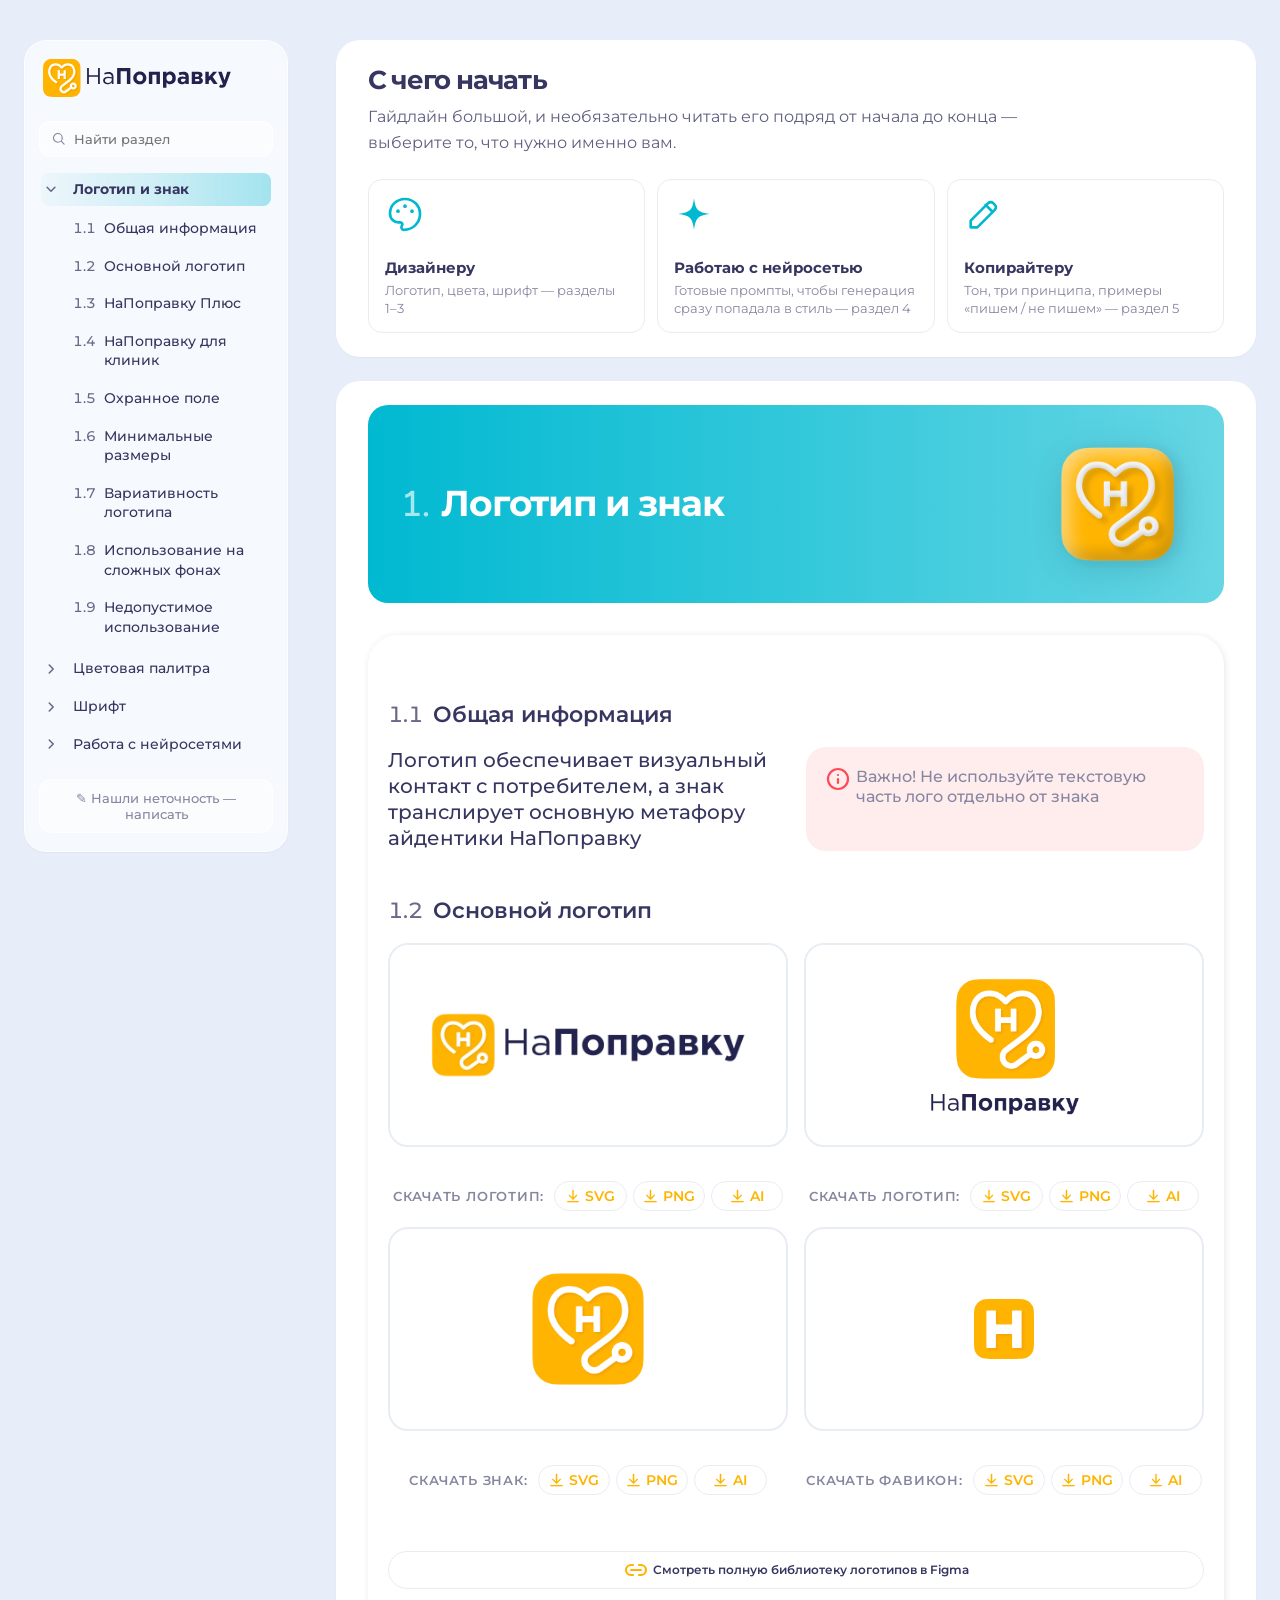
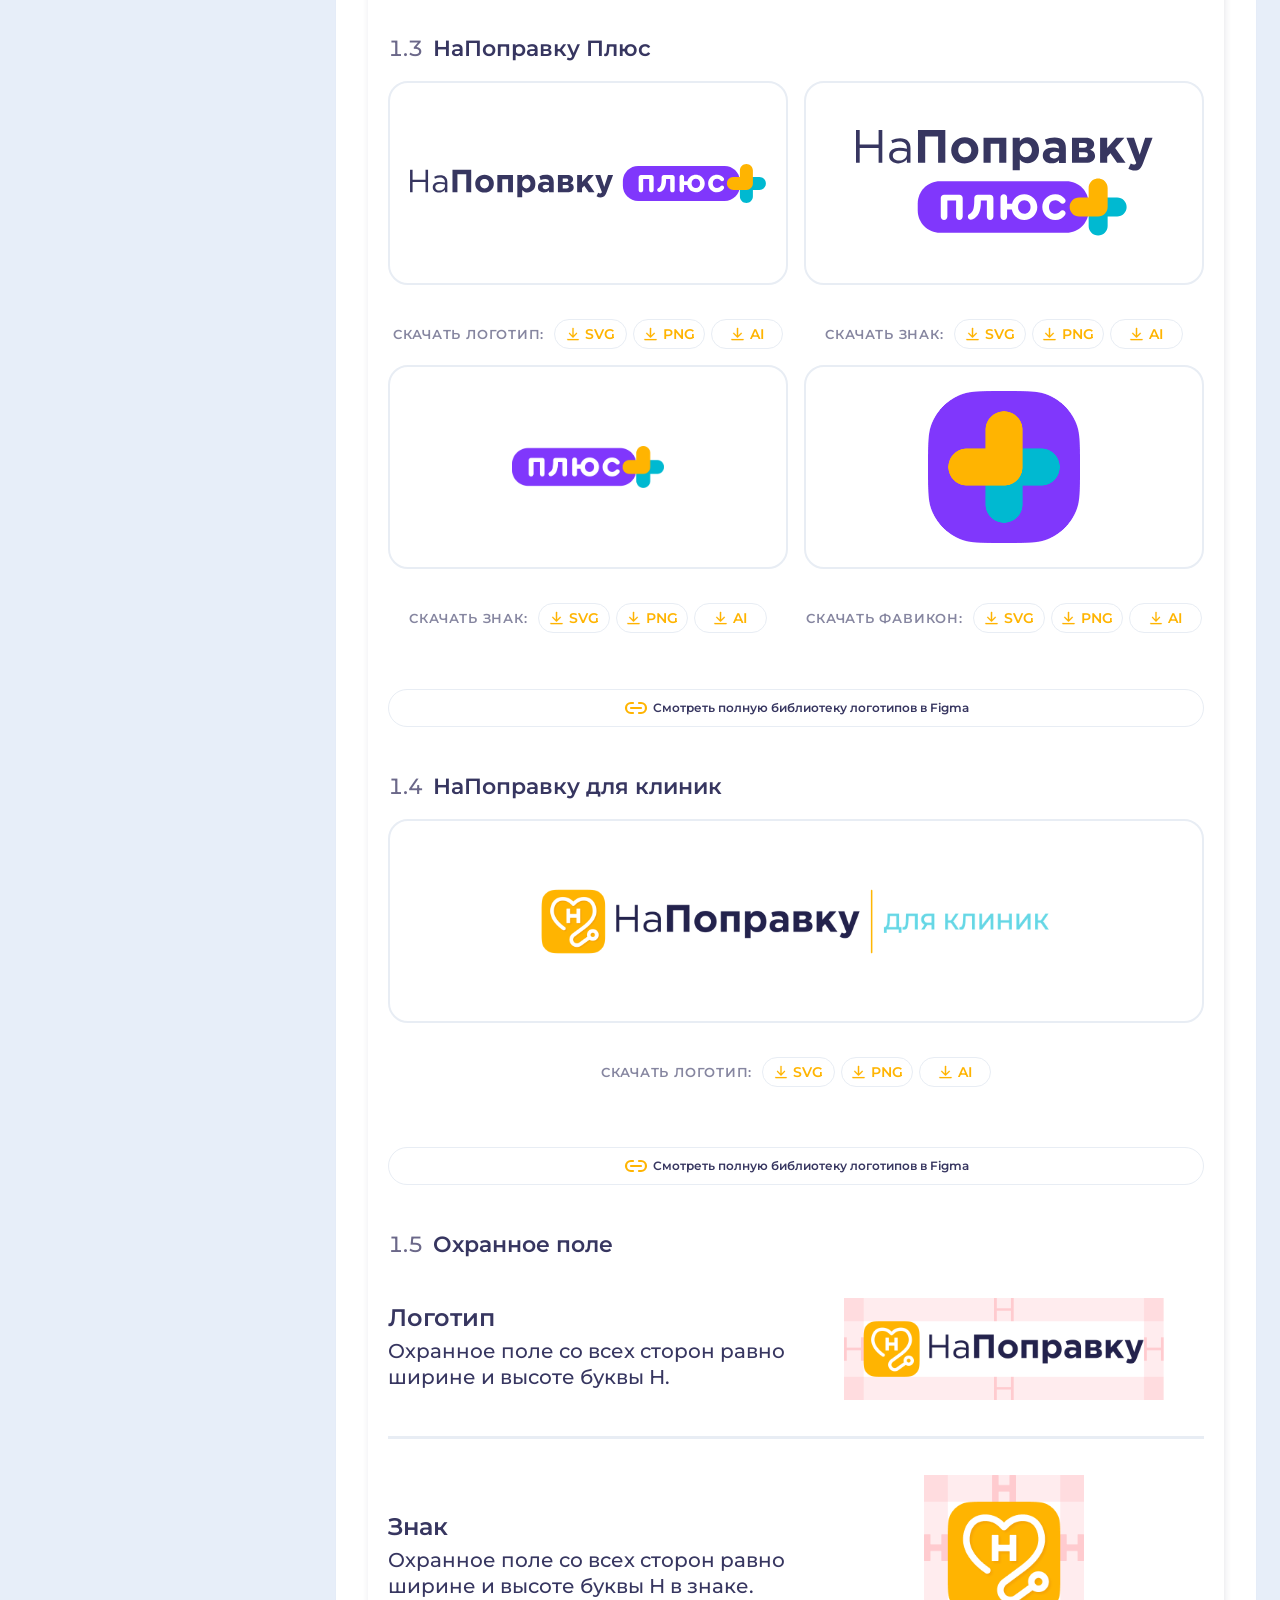
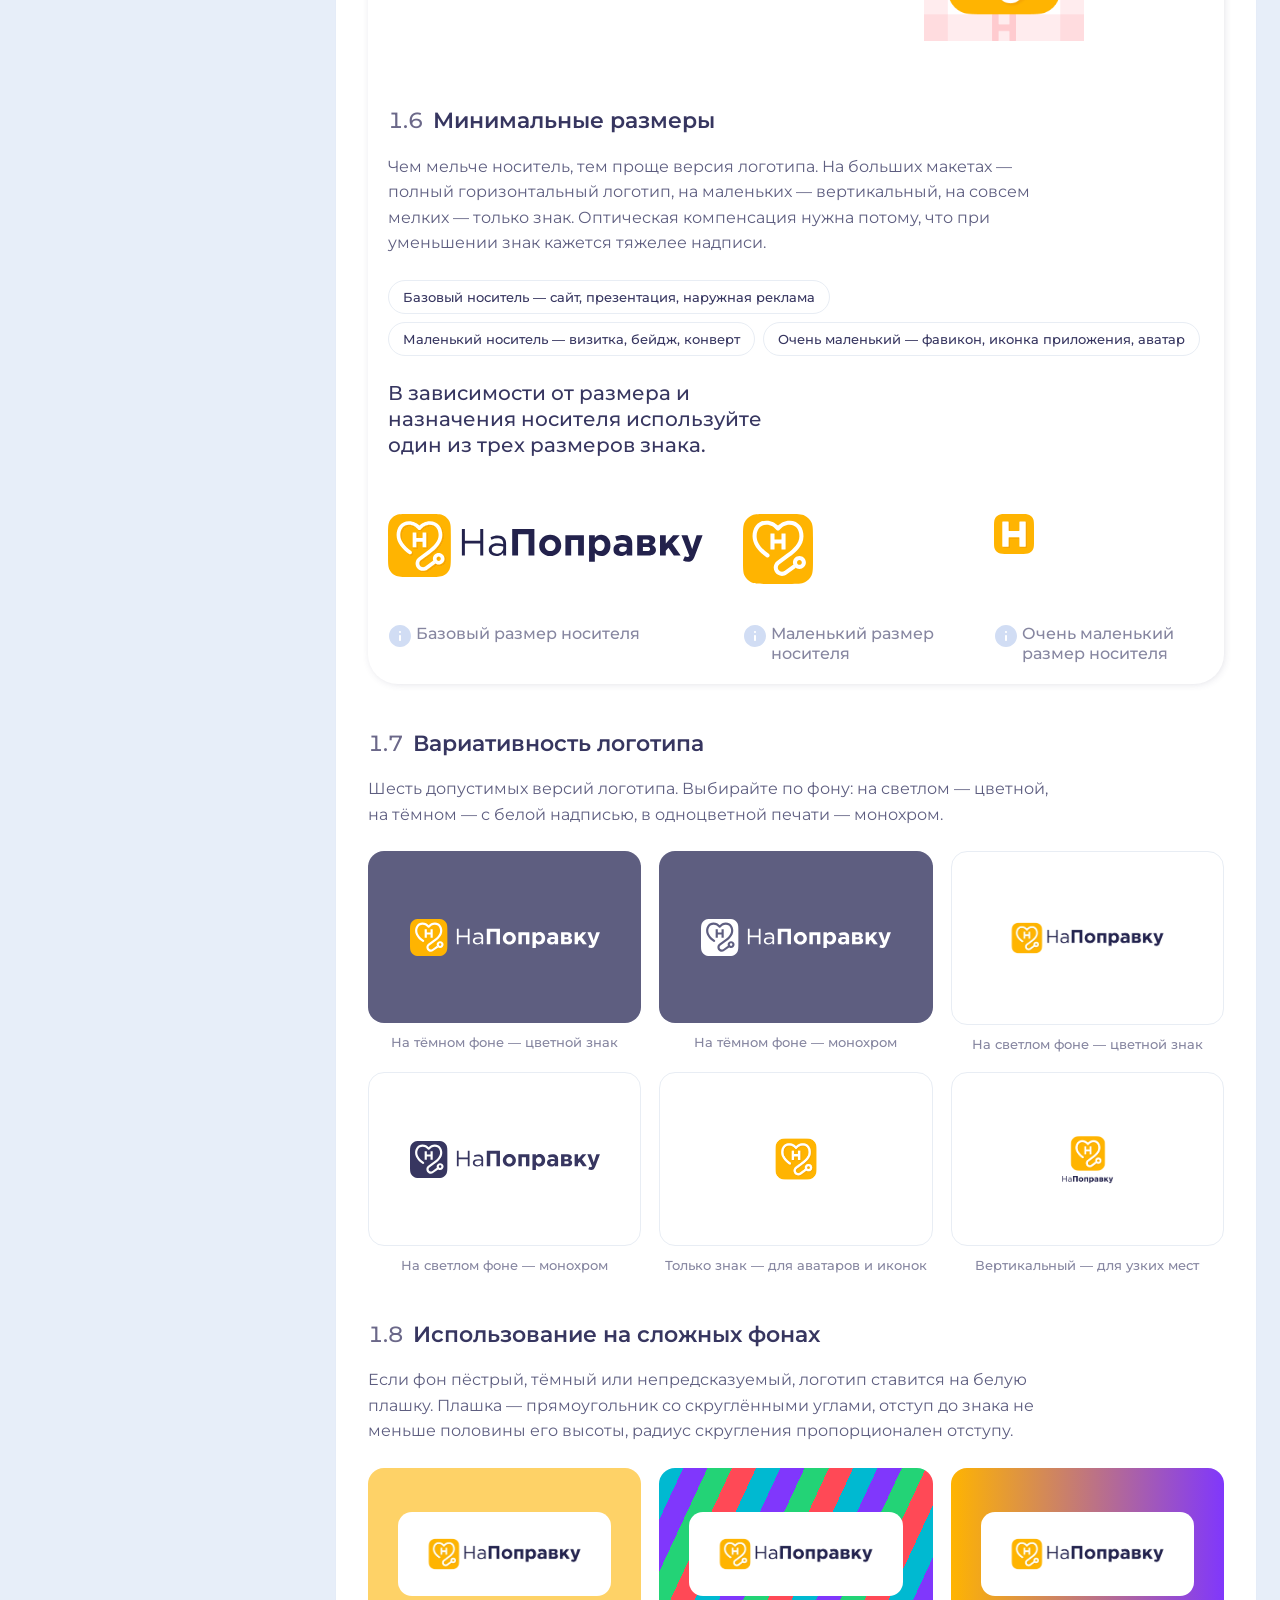
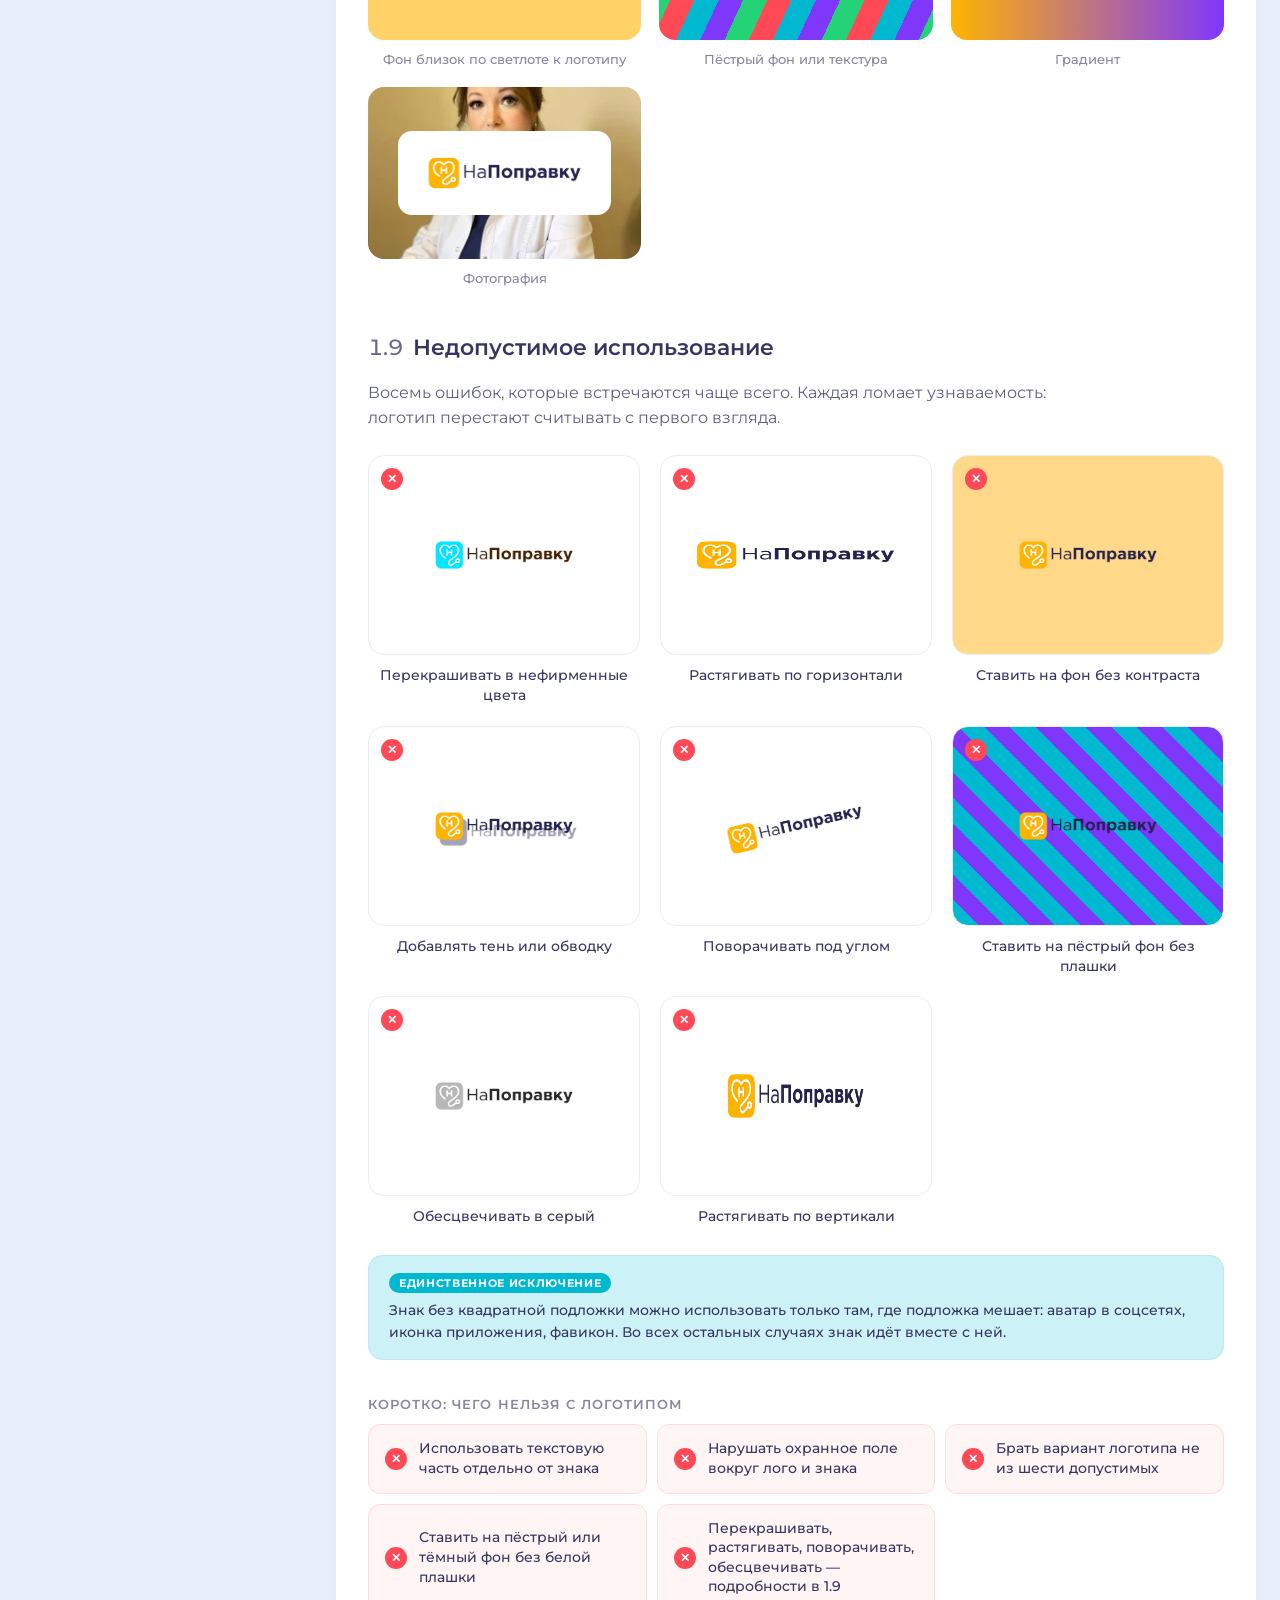
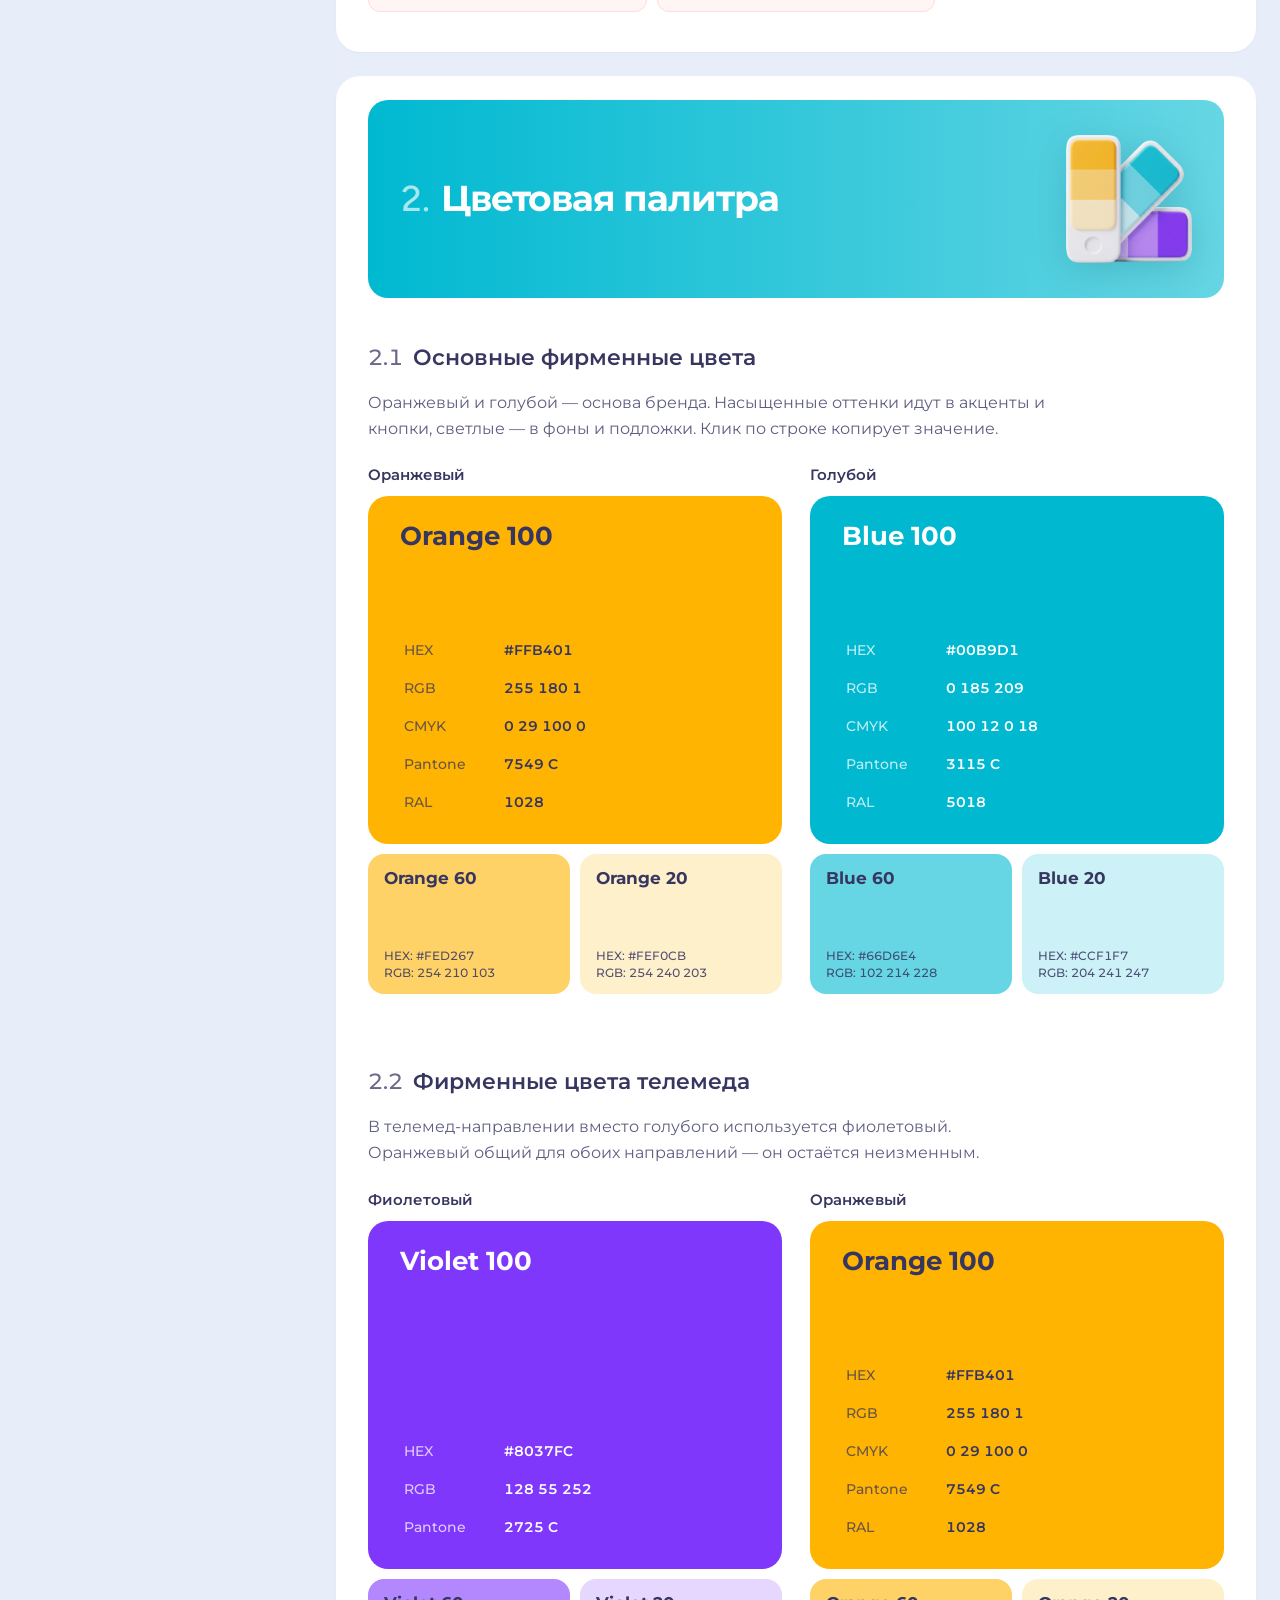
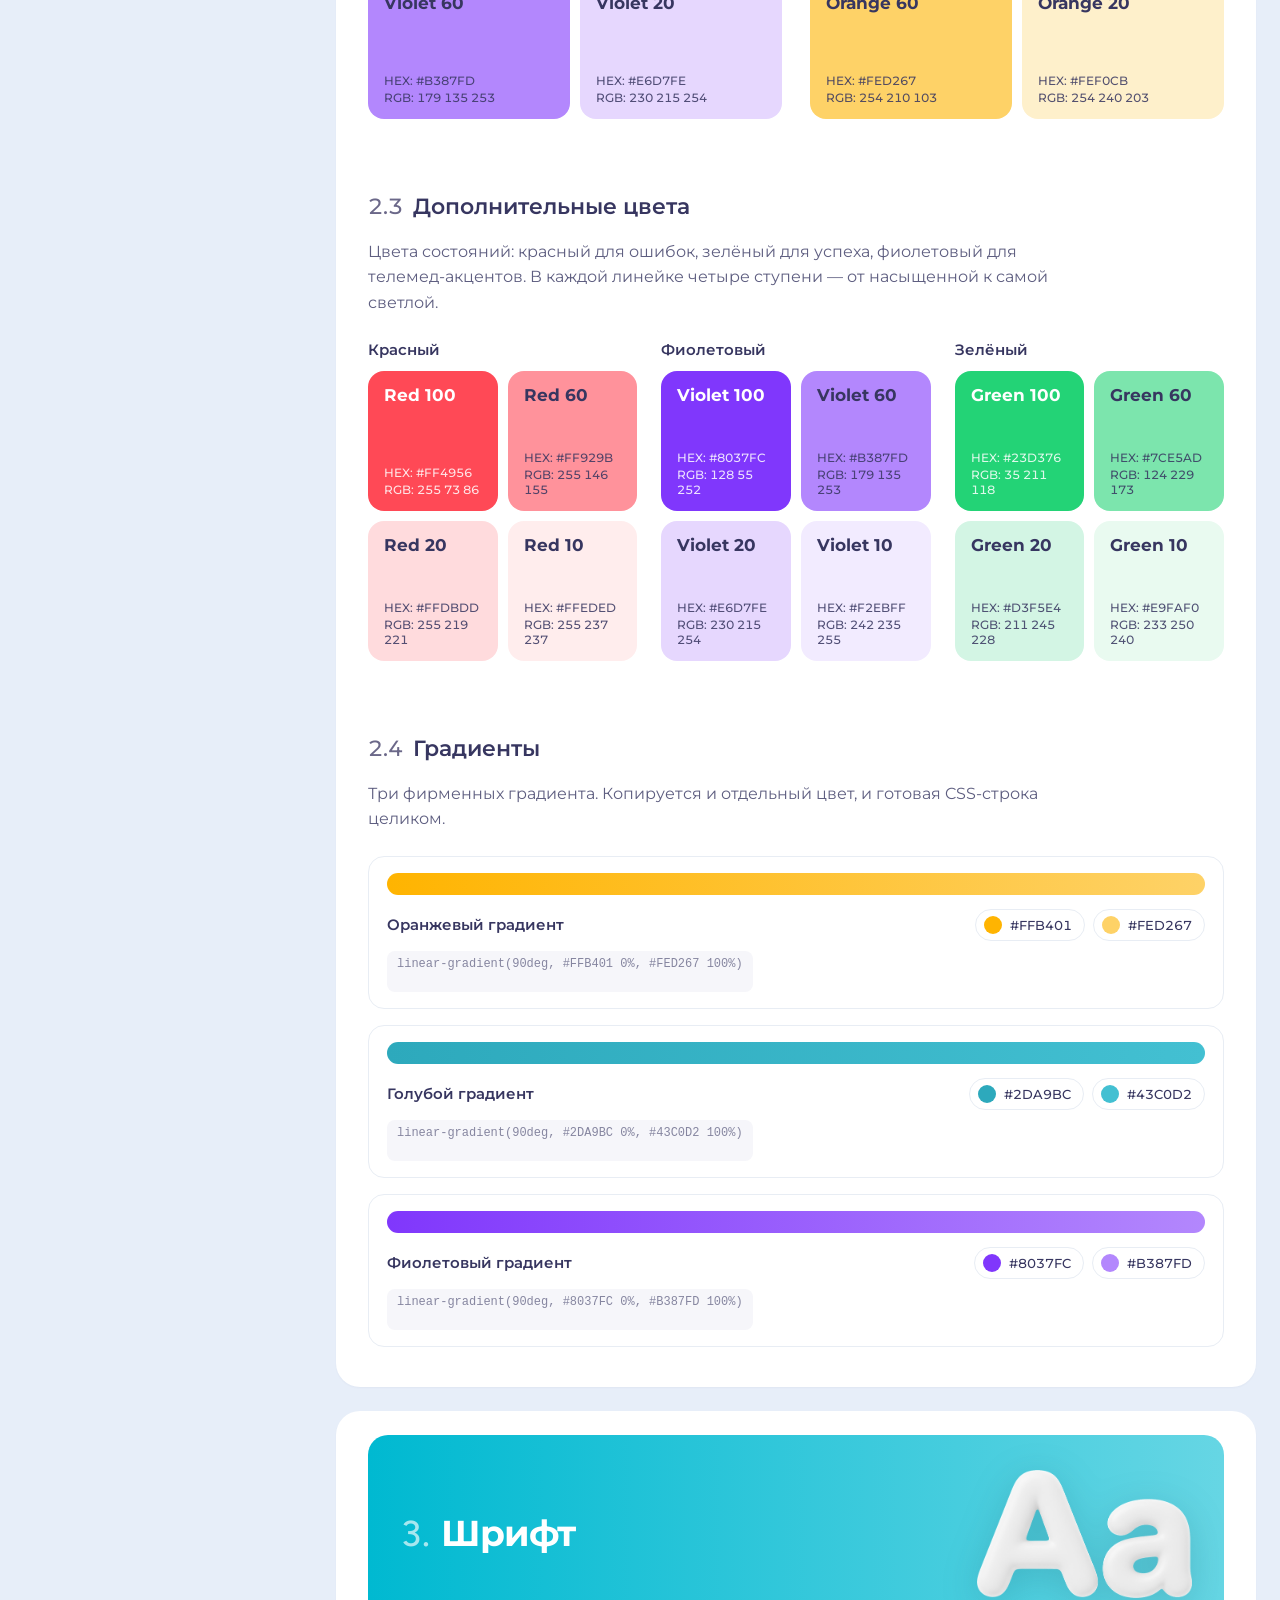
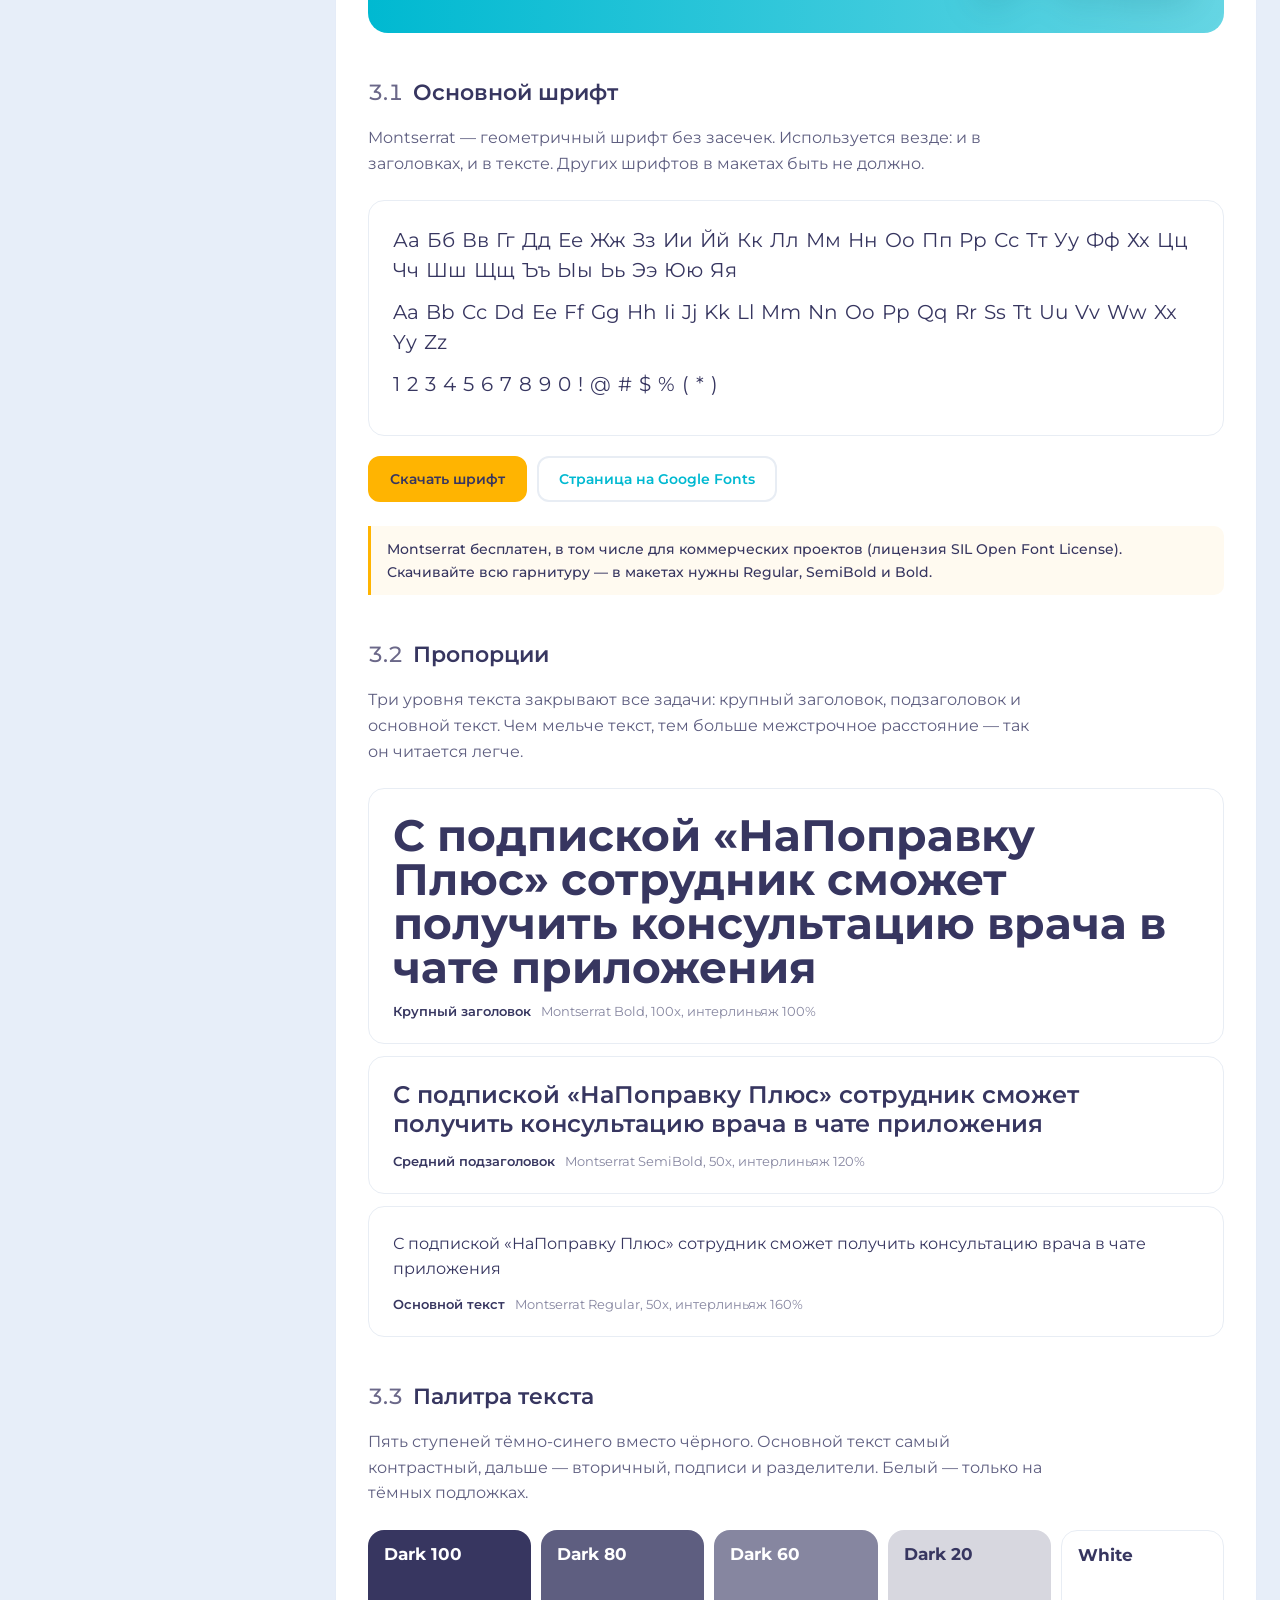
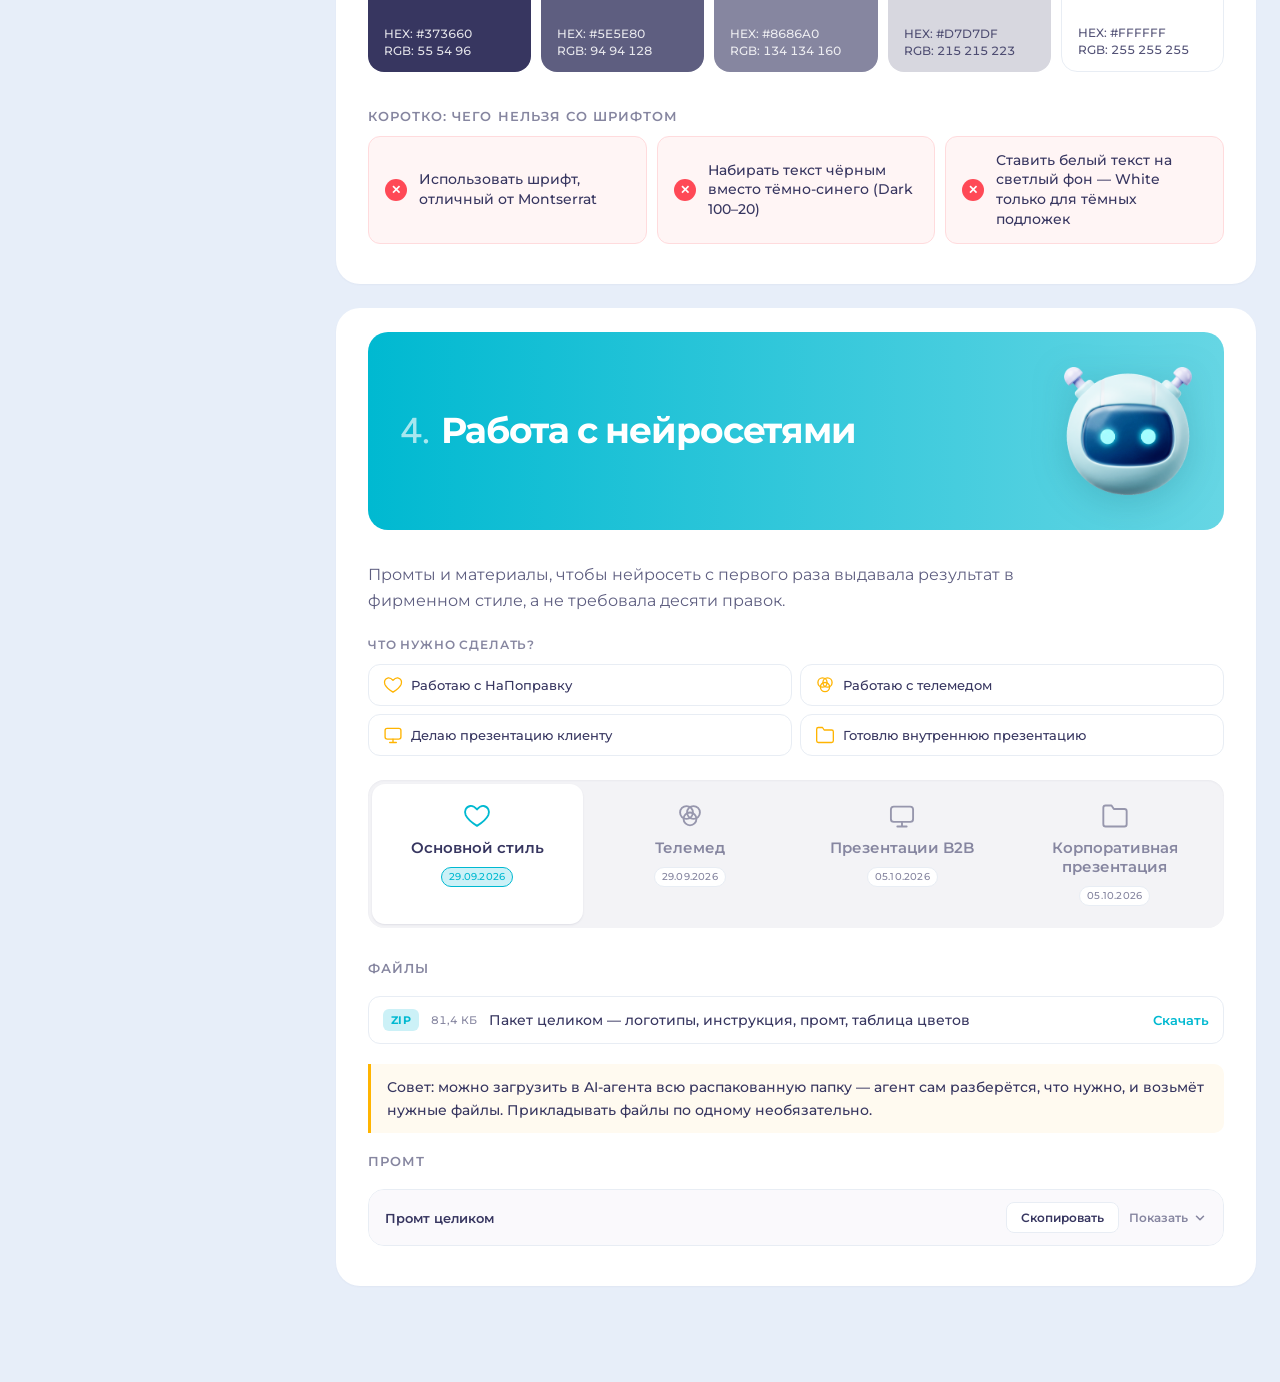
<file: index.html>
<!DOCTYPE html>

<html lang="ru">
<head>
<meta charset="utf-8"/>
<meta content="width=device-width, initial-scale=1" name="viewport"/>
<meta content="noindex, nofollow" name="robots"/>
<title>Гайдлайн НаПоправку</title>
<link href="images/favicon.svg" rel="icon"/>
<style>body{margin:0;background:#e7eef9}
/* ── Date in tab buttons ─────────────────────────────────────────────────── */
.all-2 .sg-tabs--lg button .sg-tab__date {
  display: inline-block;
  padding: 2px 7px;
  border-radius: 20px;
  background: var(--sg-canvas, #f0f2f7);
  border: 1px solid var(--sg-line, rgba(55,54,96,.12));
  font: 500 10px/1.4 Montserrat, sans-serif;
  color: var(--sg-muted);
  letter-spacing: .02em;
  margin-top: 2px;
}
.all-2 .sg-tabs--lg button.is-active .sg-tab__date {
  background: var(--sg-accent-bg, #ccf1f7);
  border-color: var(--sg-accent, #00b9d1);
  color: var(--sg-accent, #00b9d1);
}
</style>
<!-- ===== НаПоправку Плюс / style : код для HEAD ===== -->
<!-- Вставить: Настройки страницы -> Вставка кода -> HTML-код внутрь HEAD -->

<link href="css/style.css" rel="stylesheet" type="text/css"/>
<link href="https://fonts.googleapis.com" rel="preconnect"/>
<link crossorigin="anonymous" href="https://fonts.gstatic.com" rel="preconnect"/>


<script type="text/javascript">!function(o,c){var n=c.documentElement,t=" w-mod-";n.className+=t+"js",("ontouchstart"in o||o.DocumentTouch&&c instanceof DocumentTouch)&&(n.className+=t+"touch")}(window,document);</script>
<style>
.all-2 a {
-webkit-tap-highlight-color: rgba(0, 0, 0, 0);
}

/* редполитика: примеры «пишем / не пишем / почему» */
.all-2 .rp-block{display:grid;grid-template-columns:repeat(auto-fit,minmax(260px,1fr));
  align-items:start;gap:10px;margin-bottom:24px}
.all-2 .rp-card{padding:16px 18px;border-radius:14px}
.all-2 .rp-card__head{display:flex;align-items:center;gap:10px;margin-bottom:8px}
.all-2 .rp-card__mark{flex:none;width:22px;height:22px;border-radius:50%;color:#fff;
  font:700 12px/22px Montserrat,sans-serif;text-align:center}
.all-2 .rp-card__label{font:700 14px Montserrat,sans-serif;color:var(--sg-ink)}
.all-2 .rp-card__line{margin:0 0 6px;font:500 15px/1.6 Montserrat,sans-serif;color:var(--sg-ink)}
.all-2 .rp-card__line:last-child{margin-bottom:0}
.all-2 .rp-card__note{margin:8px 0 0;font:600 14px/1.5 Montserrat,sans-serif;color:var(--sg-ink)}
.all-2 .rp-card--do{background:#e9faf0}
.all-2 .rp-card--do .rp-card__mark{background:#23d376}
.all-2 .rp-card--dont{background:#ffeded}
.all-2 .rp-card--dont .rp-card__mark{background:#ff4956}
.all-2 .rp-card--why{background:#eaf3ff}
.all-2 .rp-card--why .rp-card__mark{background:#3d8bfd;font-style:italic}
.all-2 .rp-card--why .rp-card__line{color:var(--sg-ink);font-weight:400}
.all-2 .rp-card--ctx{background:#f6efff}
.all-2 .rp-card--ctx .rp-card__mark{background:#8037fc}

/* допустимый и идеальный промо-пуш */
.all-2 .rp-compare{display:flex;flex-direction:column;gap:8px}
.all-2 .rp-compare__row{display:grid;gap:6px 20px;padding:16px 18px;border-radius:14px;
  grid-template-columns:150px 190px minmax(0,1fr);align-items:start}
.all-2 .rp-compare__row--ok{background:#fef7e0}
.all-2 .rp-compare__row--best{background:#e9faf0}
.all-2 .rp-compare__name{font:700 14px Montserrat,sans-serif;color:var(--sg-ink)}
.all-2 .rp-compare__title{font:600 14px Montserrat,sans-serif;color:var(--sg-muted)}
.all-2 .rp-compare__text{font:500 15px/1.55 Montserrat,sans-serif;color:var(--sg-ink)}
@media (max-width:700px){.all-2 .rp-compare__row{grid-template-columns:1fr}}
</style>
<!-- стили гайдлайна: вынесены из блока, потому что блок T123 ограничен 100 000 байт -->
<style>
.all-2{background:#e7eef9}
.all-2 .sg-layout{--sg-copy-mask:url("data:image/svg+xml,%3Csvg%20width%3D%2226%22%20height%3D%2226%22%20viewBox%3D%220%200%2024%2024%22%20fill%3D%22none%22%20xmlns%3D%22http%3A//www.w3.org/2000/svg%22%3E%3Cpath%20fill-rule%3D%22evenodd%22%20clip-rule%3D%22evenodd%22%20d%3D%22M5.16146%207H12.8385C13.3657%206.99998%2013.8205%206.99997%2014.195%207.03057C14.5904%207.06287%2014.9836%207.13419%2015.362%207.32698C15.9265%207.6146%2016.3854%208.07354%2016.673%208.63803C16.8658%209.01641%2016.9371%209.40963%2016.9694%209.80497C17%2010.1795%2017%2010.6343%2017%2011.1614V18.8385C17%2019.3657%2017%2019.8205%2016.9694%2020.195C16.9371%2020.5904%2016.8658%2020.9836%2016.673%2021.362C16.3854%2021.9265%2015.9265%2022.3854%2015.362%2022.673C14.9836%2022.8658%2014.5904%2022.9371%2014.195%2022.9694C13.8205%2023%2013.3658%2023%2012.8386%2023H5.16148C4.63437%2023%204.17952%2023%203.80497%2022.9694C3.40963%2022.9371%203.01641%2022.8658%202.63803%2022.673C2.07354%2022.3854%201.6146%2021.9265%201.32698%2021.362C1.13419%2020.9836%201.06287%2020.5904%201.03057%2020.195C0.999965%2019.8205%200.999982%2019.3657%201%2018.8385V11.1615C0.999982%2010.6343%200.999965%2010.1796%201.03057%209.80497C1.06287%209.40963%201.13419%209.01641%201.32698%208.63803C1.6146%208.07354%202.07354%207.6146%202.63803%207.32698C3.01641%207.13419%203.40963%207.06287%203.80497%207.03057C4.17953%206.99997%204.63432%206.99998%205.16146%207Z%22%20fill%3D%22%23000%22/%3E%3Cpath%20fill-rule%3D%22evenodd%22%20clip-rule%3D%22evenodd%22%20d%3D%22M13.0001%202C13.0001%201.44772%2013.4478%201%2014.0001%201H16C16.5522%201%2017%201.44772%2017%202C17%202.55228%2016.5522%203%2016%203H14.0001C13.4478%203%2013.0001%202.55228%2013.0001%202ZM11.4999%201.98925C11.5074%202.54148%2011.0658%202.99522%2010.5136%203.0027C9.81969%203.01211%209.63945%203.06138%209.54601%203.10899C9.35785%203.20487%209.20487%203.35785%209.109%203.54601C9.06139%203.63945%209.01211%203.81968%209.00271%204.51355C8.99523%205.06578%208.54148%205.50739%207.98925%205.49991C7.43702%205.49242%206.99541%205.03868%207.00289%204.48645C7.01179%203.83022%207.04067%203.19995%207.32699%202.63803C7.61461%202.07354%208.07355%201.6146%208.63803%201.32698C9.19996%201.04067%209.83022%201.01178%2010.4865%201.00289C11.0387%200.995404%2011.4924%201.43701%2011.4999%201.98925ZM18.5001%201.98925C18.5076%201.43701%2018.9613%200.995404%2019.5136%201.00289C20.1698%201.01178%2020.8001%201.04067%2021.362%201.32698C21.9265%201.6146%2022.3854%202.07354%2022.673%202.63803C22.9593%203.19995%2022.9882%203.83021%2022.9971%204.48644C23.0046%205.03867%2022.563%205.49241%2022.0108%205.4999C21.4585%205.50738%2021.0048%205.06577%2020.9973%204.51354C20.9879%203.81968%2020.9386%203.63945%2020.891%203.54601C20.7951%203.35785%2020.6422%203.20487%2020.454%203.10899C20.3606%203.06139%2020.1803%203.01211%2019.4865%203.0027C18.9342%202.99522%2018.4926%202.54148%2018.5001%201.98925ZM22%206.99999C22.5523%206.99999%2023%207.44771%2023%207.99999V9.99999C23%2010.5523%2022.5523%2011%2022%2011C21.4477%2011%2021%2010.5523%2021%209.99999V7.99999C21%207.44771%2021.4477%206.99999%2022%206.99999ZM22.0108%2012.5001C22.563%2012.5076%2023.0046%2012.9613%2022.9971%2013.5135C22.9882%2014.1698%2022.9593%2014.8%2022.673%2015.362C22.3854%2015.9265%2021.9265%2016.3854%2021.362%2016.673C20.8001%2016.9593%2020.1698%2016.9882%2019.5136%2016.9971C18.9613%2017.0046%2018.5076%2016.563%2018.5001%2016.0108C18.4926%2015.4585%2018.9342%2015.0048%2019.4865%2014.9973C20.1803%2014.9879%2020.3606%2014.9386%2020.454%2014.891C20.6422%2014.7951%2020.7951%2014.6422%2020.891%2014.454C20.9386%2014.3606%2020.9879%2014.1803%2020.9973%2013.4864C21.0048%2012.9342%2021.4585%2012.4926%2022.0108%2012.5001Z%22%20fill%3D%22%23000%22/%3E%3C/svg%3E");--sg-ink:#373660;--sg-muted:#8686a0;--sg-lead:#5e5e80;--sg-accent:#00b9d1;--sg-accent-bg:#ccf1f7;--sg-active:#66d6e4;--sg-page:#e7eef9;
  --sg-orange:#ffb401;--sg-line:#e8edf4;--sg-hover:rgba(255,255,255,.5);--sg-num:#6b6889;--sg-canvas:#fff;--sg-sec-bg:#fff;
  display:grid;grid-template-columns:264px minmax(0,1fr);gap:48px;
  max-width:1280px;margin:0 auto;padding:40px 24px 96px;
  font-family:Montserrat,-apple-system,sans-serif;color:var(--sg-ink);align-items:start}
.all-2 .sg-nav{position:sticky;top:24px;max-height:calc(100vh - 48px);overflow-y:auto;
  padding:18px 14px;background:rgba(255,255,255,.62);border:1px solid rgba(255,255,255,.6);
  border-radius:22px;box-shadow:0 1px 2px rgba(55,54,96,.04);
  backdrop-filter:blur(14px);-webkit-backdrop-filter:blur(14px);scrollbar-width:thin}
.all-2 .sg-nav__logo{display:block;margin:0 4px 24px}
.all-2 .sg-nav__filter{width:100%;box-sizing:border-box;margin-bottom:14px;padding:9px 12px 9px 34px;
  font:500 13px Montserrat,sans-serif;color:var(--sg-ink);
  border:1px solid rgba(255,255,255,.7);border-radius:11px;background-color:rgba(255,255,255,.5);outline:none;
  background-image:url("data:image/svg+xml,%3Csvg xmlns='http://www.w3.org/2000/svg' viewBox='0 0 24 24' fill='none' stroke='%238686a0' stroke-width='1.8' stroke-linecap='round' stroke-linejoin='round'%3E%3Ccircle cx='11' cy='11' r='7'/%3E%3Cpath d='m21 21-4.3-4.3'/%3E%3C/svg%3E");
  background-repeat:no-repeat;background-position:11px center;background-size:15px}
.all-2 .sg-nav__filter:focus{border-color:var(--sg-accent);background:#fff;box-shadow:0 0 0 3px var(--sg-accent-bg)}

.all-2 .sg-nav__list{list-style:none;margin:0;padding:0}
/* подпункты без отступа: иерархию держат номера и цвет */
.all-2 .sg-nav__list--2,.all-2 .sg-nav__list--3{margin:2px 0 4px;padding-left:0}
.all-2 .sg-nav__list[hidden]{display:none}

.all-2 .sg-nav__row{position:relative;display:flex;align-items:center;gap:2px;overflow:hidden;
  border:2px solid transparent;border-radius:10px;transition:background-color .15s}
.all-2 .sg-nav__row::before{content:"";position:absolute;inset:-1px;z-index:-1}
.all-2 .sg-nav__row:hover::before{background:rgba(0,185,209,.1)}
.all-2 .sg-nav__row.is-active::before{background:linear-gradient(90deg,rgba(0,185,209,.04) 0%,rgba(0,185,209,.16) 50%,rgba(0,185,209,.34) 100%)}
.all-2 .sg-nav__row.is-active .sg-nav__link{color:var(--sg-ink);font-weight:700}
.all-2 .sg-nav__row.is-active .sg-nav__num{color:var(--sg-accent)}
.all-2 .sg-nav__toggle{flex:none;width:20px;height:20px;padding:0;border:0;border-radius:6px;
  background:none;color:var(--sg-num);cursor:pointer;display:grid;place-items:center}
.all-2 .sg-nav__toggle svg{transition:transform .18s ease}
.all-2 .sg-nav__toggle[aria-expanded="true"] svg{transform:rotate(90deg)}
.all-2 .sg-nav__toggle:hover{color:var(--sg-ink)}
.all-2 .sg-nav__toggle--empty{cursor:default;background:none}
.all-2 .sg-nav__toggle:focus-visible{outline:2px solid var(--sg-accent);outline-offset:1px}

.all-2 a.sg-nav__link,
.all-2 a.sg-nav__link:link,
.all-2 a.sg-nav__link:visited,
.all-2 a.sg-nav__link:hover,
.all-2 a.sg-nav__link:active{flex:1 1 auto;display:flex;gap:8px;align-items:baseline;min-width:0;
  padding:7px 10px;border:0;border-radius:10px;background:transparent;
  text-decoration:none;color:var(--sg-ink)}
.all-2 a.sg-nav__link--1,
.all-2 a.sg-nav__link--1:link,
.all-2 a.sg-nav__link--1:visited,
.all-2 a.sg-nav__link--1:hover,
.all-2 a.sg-nav__link--1:active{color:var(--sg-ink)}
/* одно начертание на всех уровнях: иерархию держат отступы, линии и цвет */
.all-2 .sg-nav__link--1,
.all-2 .sg-nav__link--2,
.all-2 .sg-nav__link--3{font:500 14px/1.4 Montserrat,sans-serif}


.all-2 .sg-nav__link:focus-visible{outline:2px solid var(--sg-accent);outline-offset:2px}

.all-2 .sg-nav__link--1{align-items:center}
.all-2 .sg-nav__num{flex:none;font-variant-numeric:tabular-nums;color:var(--sg-num);font-weight:500}
.all-2 .sg-nav__link--1 .sg-nav__num{color:var(--sg-orange)}

.all-2 .sg-nav__text{min-width:0}
.all-2 .sg-nav__item[hidden]{display:none}
.all-2 .sg-nav__empty{padding:8px 10px;font:400 13px Montserrat,sans-serif;color:var(--sg-muted)}
/* постоянная ссылка обратной связи под меню — на текущий момент указывает на общий адрес,
   при необходимости заменить на реальный чат/почту команды бренда */
.all-2 a.sg-nav__feedback,.all-2 a.sg-nav__feedback:link,.all-2 a.sg-nav__feedback:visited,
.all-2 a.sg-nav__feedback:hover,.all-2 a.sg-nav__feedback:active{display:block;margin-top:16px;
  padding:10px 12px;border:1px solid rgba(255,255,255,.7);border-radius:12px;background:rgba(255,255,255,.5);
  font:500 13px Montserrat,sans-serif;color:var(--sg-muted);text-decoration:none;text-align:center}
.all-2 a.sg-nav__feedback:hover{border-color:var(--sg-accent);background:#fff;color:var(--sg-accent)}
@media (max-width:991px){.all-2 a.sg-nav__feedback{margin-top:12px}}
/* цитата под пунктом меню — когда поиск нашёл слово в тексте раздела, а не в заголовке */
.all-2 .sg-nav__snippet{margin:-2px 0 4px 30px;padding:0 10px;font:400 11px/1.4 Montserrat,sans-serif;
  color:var(--sg-muted);overflow:hidden;text-overflow:ellipsis;white-space:nowrap}

.all-2 .sg-content{display:flex;flex-direction:column;gap:24px}
/* «с чего начать» — ролевые точки входа перед разделом 1 */
.all-2 .sg-intro{background:var(--sg-sec-bg,#fff);border-radius:24px;padding:24px 32px;box-shadow:0 1px 2px rgba(55,54,96,.04)}
.all-2 .sg-intro__title{margin:0 0 8px;font:700 26px Montserrat,sans-serif;color:var(--sg-ink)}
.all-2 .sg-intro__grid{display:grid;gap:12px;grid-template-columns:repeat(auto-fit,minmax(220px,1fr));margin-top:4px}
.all-2 a.sg-intro__card,.all-2 a.sg-intro__card:link,.all-2 a.sg-intro__card:visited,
.all-2 a.sg-intro__card:hover,.all-2 a.sg-intro__card:active{display:flex;flex-direction:column;gap:24px;
  padding:14px 16px;border:1px solid var(--sg-line);border-radius:14px;text-decoration:none;
  background:#fff;transition:border-color .15s,background-color .15s}
.all-2 a.sg-intro__card:hover{border-color:var(--sg-accent);background:var(--sg-accent-bg)}
.all-2 a.sg-intro__card svg{flex:none;color:var(--sg-accent)}
.all-2 .sg-intro__text{display:flex;flex-direction:column;gap:4px}
.all-2 a.sg-intro__card b{font:700 15px Montserrat,sans-serif;color:var(--sg-ink)}
.all-2 a.sg-intro__card span{font:400 13px/1.4 Montserrat,sans-serif;color:var(--sg-muted)}
@media (max-width:640px){.all-2 .sg-intro{padding:16px 18px}}
.all-2 .sg-sec.sg-l1{background:var(--sg-sec-bg,#fff);border-radius:24px;padding:24px 32px 40px;
  box-shadow:0 1px 2px rgba(55,54,96,.04)}

/* плашка «Бета» в шапке раздела и в меню */
.all-2 .sg-badge{display:inline-block;vertical-align:middle;margin-left:12px;padding:5px 12px;
  border-radius:999px;background:rgba(255,255,255,.25);border:1px solid rgba(255,255,255,.55);
  color:#fff;font:600 13px/1 Montserrat,sans-serif;letter-spacing:.04em;text-transform:uppercase}
.all-2 .sg-nav__badge{margin-left:auto;padding:3px 9px;border-radius:999px;
  background:var(--sg-accent-bg);color:var(--sg-accent);
  font:600 11px/1.4 Montserrat,sans-serif;letter-spacing:.04em;text-transform:uppercase}
.all-2 .sg-cover{display:flex;align-items:center;justify-content:space-between;gap:24px;
  margin:0 0 32px;padding:24px 32px;border-radius:20px;color:#fff;min-height:150px;overflow:hidden;
  background:linear-gradient(90deg,#00b9d1 0%,#66d6e4 100%)}
.all-2 .sg-cover .sg-sec__title{margin:0;color:#fff;font-size:36px}
.all-2 .sg-cover .sg-sec__num{color:rgba(255,255,255,.65)}
.all-2 .sg-cover__art{flex:none;line-height:0;align-self:stretch;display:flex;align-items:center}
.all-2 .sg-cover__img{height:128px;width:auto;object-fit:contain;
  filter:drop-shadow(0 8px 18px rgba(21,90,105,.22))}
@media (max-width:640px){
  .all-2 .sg-sec.sg-l1{padding:16px 18px 28px}
  .all-2 .sg-cover{padding:20px;min-height:0}
  .all-2 .sg-cover .sg-sec__title{font-size:24px}
  .all-2 .sg-cover__img{height:76px}
}
.all-2 .sg-sec{scroll-margin-top:24px}
.all-2 .sg-sec__title{margin:0 0 20px;font-family:Montserrat,sans-serif;color:var(--sg-ink)}
.all-2 .sg-l1>.sg-sec__title{font-size:40px;font-weight:700;letter-spacing:-.02em}
.all-2 .sg-l2>.sg-sec__title{font-size:22px;font-weight:600;margin-top:48px}
.all-2 .sg-l3>.sg-sec__title{font-size:16px;font-weight:600;margin-top:32px;
  text-transform:uppercase;letter-spacing:.08em;color:var(--sg-muted)}
.all-2 .sg-sec__num{font-variant-numeric:tabular-nums;color:var(--sg-num);font-weight:500;margin-right:4px}
.all-2 .sg-l1>.sg-sec__title .sg-sec__num{color:var(--sg-orange)}

.all-2 .sg-cpair{display:grid;gap:28px;grid-template-columns:repeat(auto-fit,minmax(380px,1fr))}
.all-2 .sg-cpair--compact{grid-template-columns:repeat(auto-fit,minmax(260px,1fr));gap:24px}
.all-2 .sg-cgroup{margin-bottom:28px}
.all-2 .sg-cgroup__name{margin:0 0 12px;font:600 15px Montserrat,sans-serif;color:var(--sg-ink)}

/* крупная карточка: каждая строка копируется отдельно */
.all-2 .sg-big{padding:24px;border-radius:20px;min-height:300px;display:flex;flex-direction:column;
  justify-content:space-between;gap:20px}
.all-2 .sg-big__name{margin:0 0 4px;padding:0 8px;font:700 26px Montserrat,sans-serif;color:inherit}
.all-2 .sg-big__rows{display:flex;flex-direction:column;gap:2px}
.all-2 .sg-big__row{display:flex;align-items:center;gap:16px;width:100%;padding:9px 12px;
  border:0;border-radius:10px;background:transparent;color:inherit;cursor:pointer;text-align:left;
  font:500 14px Montserrat,sans-serif;transition:background-color .14s}
.all-2 .sg-big__row:hover{background:rgba(255,255,255,.32)}
.all-2 .sg-big__row:focus-visible{outline:2px solid currentColor;outline-offset:-2px}
.all-2 .sg-big__key{flex:0 0 84px;opacity:.75}
.all-2 .sg-big__val{flex:1 1 auto;font-variant-numeric:tabular-nums;font-weight:600}
.all-2 .sg-big__ico{flex:none;display:grid;place-items:center;opacity:0;transition:opacity .14s}
.all-2 .sg-big__row:hover .sg-big__ico,
.all-2 .sg-big__row:focus-visible .sg-big__ico{opacity:.85}
.all-2 .sg-big__row.is-copied{background:rgba(255,255,255,.45)}
.all-2 .sg-big__row.is-copied .sg-big__ico{opacity:1}

/* отступ между палитрой и подсказкой */
.all-2 .sg-cgroup__tints+.sg-note{margin-top:28px}
.all-2 .sg-tint__rgb{font:500 12px Montserrat,sans-serif;color:inherit;opacity:.85;
  font-variant-numeric:tabular-nums}

/* примеры использования логотипа */
.all-2 .sg-samples{display:grid;gap:18px;grid-template-columns:repeat(auto-fill,minmax(260px,1fr));margin:4px 0 8px}
.all-2 .sg-sample{margin:0}
.all-2 .sg-sample__frame{display:flex;align-items:center;justify-content:center;height:132px;
  padding:20px;border-radius:16px;overflow:hidden}
.all-2 .sg-sample__plate{display:flex;align-items:center;justify-content:center;
  padding:14px 20px;border-radius:14px;background:#fff}
.all-2 .sg-sample__logo{max-width:190px;max-height:56px;object-fit:contain}
.all-2 .sg-sample__cap{margin-top:10px;font:500 13px/1.45 Montserrat,sans-serif;color:var(--sg-muted)}


/* градиенты — тонкой полосой */
.all-2 .sg-grad{margin-bottom:20px;padding:16px 18px;border:1px solid var(--sg-line);border-radius:16px;background:#fff}
.all-2 .sg-grad__strip{height:22px;border-radius:999px}
.all-2 .sg-grad__line{display:flex;flex-wrap:wrap;align-items:center;justify-content:space-between;
  gap:12px;margin-top:14px}
.all-2 .sg-grad__name{font:600 15px Montserrat,sans-serif;color:var(--sg-ink)}
.all-2 .sg-grad__stops{display:flex;gap:8px}
.all-2 .sg-grad__chip{display:inline-flex;align-items:center;gap:8px;padding:6px 12px 6px 8px;
  border:1px solid var(--sg-line);border-radius:999px;background:#fff;cursor:pointer;
  font:500 13px Montserrat,sans-serif;color:var(--sg-ink);transition:border-color .14s,background-color .14s}
.all-2 .sg-grad__chip:hover{border-color:var(--sg-accent);background:var(--sg-accent-bg)}
.all-2 .sg-grad__chip.is-copied{border-color:#23d376;background:#e9faf0}
.all-2 .sg-grad__dot{width:18px;height:18px;border-radius:50%;flex:none}
.all-2 .sg-grad__code{font-variant-numeric:tabular-nums}
.all-2 .sg-grad__css{display:inline-block;margin-top:10px;padding:6px 10px;border-radius:8px;
  background:#f6f6fa;font:400 12px ui-monospace,Menlo,monospace;color:var(--sg-muted)}

/* примеры недопустимого использования */
.all-2 .sg-donts{display:grid;gap:20px;grid-template-columns:repeat(auto-fill,minmax(260px,1fr));margin:0}
.all-2 .sg-dont{margin:0}
.all-2 .sg-dont__frame{position:relative;display:flex;align-items:center;justify-content:center;
  height:150px;padding:24px;border-radius:16px;overflow:hidden;border:1px solid var(--sg-line)}
.all-2 .sg-dont__logo{max-width:70%;max-height:70%;object-fit:contain}
.all-2 .sg-dont__mark{position:absolute;left:12px;top:12px;width:22px;height:22px;border-radius:50%;
  background:#ff4956;color:#fff;font:700 12px/22px Montserrat,sans-serif;text-align:center;z-index:2}
.all-2 .sg-dont__cap{margin-top:10px;font:500 14px/1.45 Montserrat,sans-serif;color:var(--sg-ink)}

/* плашка цвета: имя сверху крупно, коды снизу */
.all-2 .sg-tint{padding:14px 16px;border-radius:16px;min-height:112px;display:flex;
  flex-direction:column;justify-content:flex-start;gap:2px}
.all-2 .sg-tint__label{margin-bottom:6px;font:700 17px/1.2 Montserrat,sans-serif;color:inherit}
.all-2 .sg-tint__hex{margin-top:auto}

/* компактные оттенки */
.all-2 .sg-cgroup__tints{display:grid;gap:10px;margin-top:10px;
  grid-template-columns:repeat(auto-fit,minmax(140px,1fr))}
.all-2 .sg-cgroup__tints--compact{grid-template-columns:repeat(auto-fit,minmax(115px,1fr))}
.all-2 .sg-tint__hex,.all-2 .sg-tint__rgb{opacity:.85}
.all-2 .sg-tint__hex{font:500 12px Montserrat,sans-serif;color:inherit;font-variant-numeric:tabular-nums}
@media (max-width:640px){
  .all-2 .sg-cpair{grid-template-columns:1fr}
  .all-2 .sg-big{min-height:0;padding:20px}
  .all-2 .sg-big__name{font-size:22px}
  /* на узком экране длинные подписи вкладок переносятся неровно (2+1) — складываем в столбик */
  .all-2 .sg-tabs{flex-direction:column}
}

/* переключатель вкладок — когда в одном разделе несколько независимых наборов материалов */
.all-2 .sg-tabs{display:flex;flex-wrap:wrap;gap:2px;margin:4px 0 24px;padding:3px;
  background:rgba(55,54,96,.06);border-radius:14px;box-shadow:inset 0 1px 2px rgba(55,54,96,.05)}
.all-2 .sg-tabs button{flex:1 1 0;padding:9px 18px;border:0;border-radius:11px;background:none;cursor:pointer;
  font:600 14px Montserrat,sans-serif;color:var(--sg-muted);transition:background-color .15s,color .15s}
.all-2 .sg-tabs button:hover{color:var(--sg-ink)}
.all-2 .sg-tabs button.is-active{background:#fff;color:var(--sg-ink);box-shadow:0 1px 2px rgba(55,54,96,.1)}
.all-2 .sg-tabs button:focus-visible{outline:2px solid var(--sg-accent);outline-offset:2px}
/* крупный вариант — верхний уровень раздела (несколько наборов материалов целиком),
   не путать с обычным .sg-tabs — им переключают более мелкие вложенные вещи внутри набора */
.all-2 .sg-tabs--lg{padding:4px;border-radius:16px;margin:8px 0 32px}
.all-2 .sg-tabs--lg button{display:flex;flex-direction:column;align-items:center;gap:8px;
  padding:18px 22px;border-radius:13px;font-size:15px}
.all-2 .sg-tabs--lg button svg{flex:none;opacity:.85}
.all-2 .sg-tabs--lg button.is-active svg{opacity:1;color:var(--sg-accent)}
.all-2 .sg-tabpanel[hidden]{display:none}

.all-2 .sg-actions{display:flex;flex-wrap:wrap;gap:10px;margin:20px 0 16px}
.all-2 a.sg-btn,.all-2 a.sg-btn:link,.all-2 a.sg-btn:visited,
.all-2 a.sg-btn:hover,.all-2 a.sg-btn:active{display:inline-flex;align-items:center;gap:8px;
  padding:12px 20px;border-radius:12px;font:600 14px Montserrat,sans-serif;text-decoration:none;
  transition:background-color .15s,border-color .15s}
.all-2 a.sg-btn--primary,.all-2 a.sg-btn--primary:link,.all-2 a.sg-btn--primary:visited,
.all-2 a.sg-btn--primary:active{background:var(--sg-orange);color:#373660;border:2px solid var(--sg-orange)}
.all-2 a.sg-btn--primary:hover{background:#ffc83d;border-color:#ffc83d;color:#373660}
.all-2 a.sg-btn--ghost,.all-2 a.sg-btn--ghost:link,.all-2 a.sg-btn--ghost:visited,
.all-2 a.sg-btn--ghost:active{background:#fff;color:var(--sg-accent);border:2px solid var(--sg-line)}
.all-2 a.sg-btn--ghost:hover{border-color:var(--sg-accent);color:var(--sg-accent)}
.all-2 .sg-btn:focus-visible{outline:3px solid var(--sg-accent);outline-offset:2px}

.all-2 .sg-updated{display:inline-flex;align-items:center;gap:8px;margin:0 0 18px;
  padding:6px 12px 6px 10px;border:1px solid var(--sg-line);border-radius:999px;background:#fff;
  font:500 13px Montserrat,sans-serif;color:var(--sg-muted)}
.all-2 .sg-updated__dot{width:7px;height:7px;border-radius:50%;background:#23d376;flex:none}
.all-2 .sg-updated__age{color:var(--sg-num)}
.all-2 .sg-updated.is-stale{border-color:#ffe0a8;background:#fffaf0;color:var(--sg-ink)}
.all-2 .sg-updated.is-stale .sg-updated__dot{background:var(--sg-orange)}
.all-2 .sg-updated.is-stale .sg-updated__age{color:#b07d00}

.all-2 .sg-note--spaced{margin-top:28px}
.all-2 .sg-note{margin:0 0 16px;padding:12px 16px;border-left:3px solid var(--sg-orange);
  background:#fffaf0;border-radius:0 10px 10px 0;font:500 14px/1.6 Montserrat,sans-serif;color:var(--sg-ink)}
.all-2 .sg-plain{list-style:none;margin:0 0 8px;padding:0;display:flex;flex-wrap:wrap;gap:8px}
.all-2 .sg-plain li{padding:8px 14px;border:1px solid var(--sg-line);border-radius:999px;
  font:500 13px Montserrat,sans-serif;color:var(--sg-ink);background:#fff}
.all-2 .sg-rules{list-style:none;margin:0;padding:0;display:grid;gap:10px;
  grid-template-columns:repeat(auto-fill,minmax(260px,1fr))}
.all-2 .sg-rule{display:flex;align-items:center;gap:12px;padding:14px 16px;
  border:1px solid #ffdbdd;border-radius:12px;background:#fff5f5}
.all-2 .sg-rule__mark{flex:none;width:22px;height:22px;border-radius:50%;background:#ff4956;
  color:#fff;font:700 12px/22px Montserrat,sans-serif;text-align:center}
.all-2 .sg-rule__text{font:500 14px/1.4 Montserrat,sans-serif;color:var(--sg-ink)}
.all-2 .sg-callout{margin-top:20px;padding:16px 20px;border-radius:14px;
  background:var(--sg-accent-bg);border:1px solid #bde8f3}
.all-2 .sg-callout__label{display:inline-block;margin-bottom:6px;padding:3px 10px;border-radius:999px;
  background:var(--sg-accent);color:#fff;font:700 11px Montserrat,sans-serif;letter-spacing:.06em;
  text-transform:uppercase}
.all-2 .sg-callout p{margin:0;font:500 14px/1.6 Montserrat,sans-serif;color:var(--sg-ink)}

.all-2 .sg-specimen{padding:24px;border:1px solid var(--sg-line);border-radius:16px;background:#fff}
.all-2 .sg-specimen__line{margin:0 0 12px;font-family:Montserrat,sans-serif;color:var(--sg-ink);
  line-height:1.5;word-spacing:2px}
.all-2 .sg-type{padding:24px;margin-bottom:12px;border:1px solid var(--sg-line);border-radius:16px;background:#fff}
.all-2 .sg-type__sample{margin:0 0 14px;color:var(--sg-ink)}
.all-2 .sg-type__meta{display:flex;flex-wrap:wrap;gap:10px;align-items:baseline}
.all-2 .sg-type__name{font:600 13px Montserrat,sans-serif;color:var(--sg-ink)}
.all-2 .sg-type__spec{font:400 13px Montserrat,sans-serif;color:var(--sg-muted)}

.all-2 .sg-lead{margin:0 0 24px;max-width:62ch;font:400 16px/1.6 Montserrat,sans-serif;color:var(--sg-lead)}
.all-2 .sg-subhead{margin:28px 0 12px;font:600 13px Montserrat,sans-serif;color:var(--sg-muted);
  text-transform:uppercase;letter-spacing:.08em}
/* переключатель «кратко/подробно» в редполитике — прячет карточки «Почему» для быстрой сверки */
.all-2 .sg-compact-toggle{display:inline-flex;align-items:center;gap:6px;margin:16px 0 4px;
  padding:9px 16px;border:1px solid var(--sg-line);border-radius:12px;background:#fff;
  font:600 13px Montserrat,sans-serif;color:var(--sg-accent);cursor:pointer;
  transition:border-color .15s,background-color .15s}
.all-2 .sg-compact-toggle:hover{border-color:var(--sg-accent);background:var(--sg-accent-bg)}
.all-2 .sg-compact-toggle[aria-pressed="true"]{background:var(--sg-accent);color:#fff;border-color:var(--sg-accent)}
.all-2 #redpolitika.is-compact .rp-card--why{display:none}
.all-2 details.sg-prompt{border:1px solid var(--sg-line);border-radius:16px;overflow:hidden;background:#fff}
.all-2 summary.sg-prompt__head{display:flex;align-items:center;justify-content:space-between;gap:16px;
  padding:12px 16px;background:#faf9fc;cursor:pointer;list-style:none}
.all-2 summary.sg-prompt__head::-webkit-details-marker{display:none}
.all-2 details.sg-prompt[open] summary.sg-prompt__head{border-bottom:1px solid var(--sg-line)}
.all-2 .sg-prompt__label{font:600 13px Montserrat,sans-serif;color:var(--sg-ink)}
.all-2 .sg-prompt__headright{display:flex;align-items:center;gap:10px;flex:none}
.all-2 .sg-prompt__copy{padding:7px 14px;border:1px solid var(--sg-line);border-radius:8px;
  background:#fff;color:var(--sg-ink);font:600 12px Montserrat,sans-serif;cursor:pointer;
  transition:border-color .15s,color .15s}
.all-2 .sg-prompt__copy:hover{border-color:var(--sg-accent);color:var(--sg-accent)}
.all-2 .sg-prompt__copy.is-copied{border-color:#23d376;color:#23d376}
.all-2 .sg-prompt__toggle{display:inline-flex;align-items:center;gap:5px;color:var(--sg-muted);
  font:600 12px Montserrat,sans-serif}
.all-2 .sg-prompt__toggle svg{transition:transform .15s}
.all-2 details.sg-prompt[open] .sg-prompt__toggle svg{transform:rotate(180deg)}
.all-2 .sg-prompt__toggle .t-hide{display:none}
.all-2 details.sg-prompt[open] .sg-prompt__toggle .t-show{display:none}
.all-2 details.sg-prompt[open] .sg-prompt__toggle .t-hide{display:inline}
.all-2 .sg-prompt__text{margin:0;padding:16px;white-space:pre-wrap;word-break:break-word;
  font:400 14px/1.65 ui-monospace,SFMono-Regular,Menlo,monospace;color:var(--sg-ink)}
.all-2 .sg-steps{counter-reset:sg;list-style:none;margin:0 0 8px;padding:0;display:grid;
  grid-template-columns:1fr 1fr;gap:10px;align-items:start}
@media (max-width:700px){.all-2 .sg-steps{grid-template-columns:1fr}}
.all-2 .sg-steps li{counter-increment:sg;position:relative;padding:14px 18px 14px 52px;
  border:1px solid var(--sg-line);border-radius:14px;background:#fff;
  font:500 14px/1.55 Montserrat,sans-serif;color:var(--sg-ink)}
.all-2 .sg-steps li::before{content:counter(sg);position:absolute;left:16px;top:14px;
  width:24px;height:24px;border-radius:50%;background:var(--sg-accent-bg);color:var(--sg-accent);
  font:700 12px/24px Montserrat,sans-serif;text-align:center}

.all-2 .sg-docs{list-style:none;margin:0;padding:0;display:grid;gap:8px;
  grid-template-columns:repeat(auto-fit,minmax(280px,1fr))}
.all-2 .sg-doc{display:flex;align-items:center;gap:12px;padding:12px 14px;
  border:1px solid var(--sg-line);border-radius:12px;background:#fff}
.all-2 .sg-doc__ext{flex:none;padding:4px 8px;border-radius:6px;background:var(--sg-accent-bg);
  color:var(--sg-accent);font:700 11px Montserrat,sans-serif;letter-spacing:.04em}
.all-2 .sg-doc__size{flex:none;font:500 11px Montserrat,sans-serif;color:var(--sg-muted);
  font-variant-numeric:tabular-nums}
.all-2 .sg-doc__name{flex:1 1 auto;min-width:0;font:500 14px Montserrat,sans-serif;
  color:var(--sg-ink);overflow:hidden;text-overflow:ellipsis;white-space:nowrap}
.all-2 a.sg-doc__link,.all-2 a.sg-doc__link:link,.all-2 a.sg-doc__link:visited,
.all-2 a.sg-doc__link:active{flex:none;font:600 13px Montserrat,sans-serif;color:var(--sg-accent);
  text-decoration:none}
.all-2 a.sg-doc__link:hover{color:var(--sg-accent);text-decoration:underline}

.all-2 .sg-copy{position:relative;cursor:pointer}
.all-2 .sg-copy:focus-visible{outline:3px solid var(--sg-accent);outline-offset:3px}
.all-2 .sg-copy__overlay{position:absolute;inset:0;z-index:2;display:flex;flex-direction:column;
  align-items:center;justify-content:center;gap:8px;padding:12px;box-sizing:border-box;
  border-radius:inherit;text-align:center;
  background:#ccf1f7;color:#00b9d1;
  font:600 14px/1.35 Montserrat,sans-serif;
  opacity:0;transition:opacity .14s ease;pointer-events:none}
.all-2 .sg-copy.is-copied .sg-copy__overlay{background:#ccf1f7;color:#00b9d1}
.all-2 .sg-copy:hover .sg-copy__overlay,
.all-2 .sg-copy:focus-visible .sg-copy__overlay,
.all-2 .sg-copy.is-copied .sg-copy__overlay{opacity:1}
.all-2 .sg-copy__overlay svg{display:block}
/* на тач-экранах нет hover: показываем не оверлей во весь блок (он скрыл бы сам цвет),
   а маленький постоянный значок-подсказку в углу, чтобы копирование было заметно и без наведения */
@media (hover:none){
  .all-2 .sg-copy__overlay{position:absolute;inset:auto 6px 6px auto;top:auto;left:auto;
    width:auto;height:auto;flex-direction:row;gap:0;padding:6px;border-radius:8px;
    background:rgba(255,255,255,.92);color:#00b9d1;box-shadow:0 1px 4px rgba(0,0,0,.22);
    opacity:1;pointer-events:none}
  .all-2 .sg-copy__overlay svg{width:15px;height:15px}
  .all-2 .sg-copy__overlay .sg-copy__label{display:none}
  .all-2 .sg-copy.is-copied .sg-copy__overlay{background:#ccf1f7;color:#00b9d1}
}

.all-2 .sg-burger{display:none}
@media (max-width:991px){
  .all-2 .sg-layout{grid-template-columns:minmax(0,1fr);gap:0;padding:16px 16px 64px}
  .all-2 .sg-burger{display:block;width:100%;margin-bottom:12px;padding:14px 18px;
    font:600 15px Montserrat,sans-serif;color:#fff;background:var(--sg-accent);
    border:0;border-radius:12px;cursor:pointer;text-align:left}
  .all-2 .sg-nav{position:static;max-height:none;display:none;margin-bottom:24px;
    padding:16px}
  .all-2 .sg-nav.is-open{display:block}
  .all-2 .sg-nav__logo{display:none}
  .all-2 .sg-l1>.sg-sec__title{font-size:28px}
}
@media (prefers-reduced-motion:reduce){.all-2 .sg-layout *{transition:none!important}}
/* единый вертикальный ритм внутри разделов:
   расстояние задаётся между соседями, а не собственными марджинами блоков */
.all-2 .sg-sec__body > *{margin-top:0}
.all-2 .sg-sec__body > * + *{margin-top:24px}
.all-2 .sg-sec__body > .sg-subhead + *{margin-top:12px}
.all-2 .sg-sec__body > * + .sg-subhead{margin-top:36px}
.all-2 .sg-sec__body > * + .sg-callout{margin-top:28px}
.all-2 .sg-sec__body > * + section.sg-sec{margin-top:40px}
.all-2 .sg-sec__body > .sg-lead,
.all-2 .sg-sec__body > .sg-note,
.all-2 .sg-sec__body > .sg-subhead,
.all-2 .sg-sec__body > .sg-updated,
.all-2 .sg-sec__body > .sg-docs,
.all-2 .sg-sec__body > .sg-steps,
.all-2 .sg-sec__body > .sg-samples,
.all-2 .sg-sec__body > .sg-donts,
.all-2 .sg-sec__body > .sg-cpair,
.all-2 .sg-sec__body > .sg-prompt{margin-bottom:0}
.all-2 .sg-sec__body > .sg-grad{margin-bottom:0}
.all-2 .sg-sec__body > .sg-grad + .sg-grad{margin-top:16px}
.all-2 .sg-cgroup:last-child{margin-bottom:0}
.all-2 .sg-sec__body > .sg-type{margin-bottom:0}
.all-2 .sg-sec__body > .sg-type + .sg-type{margin-top:12px}
.all-2 .sg-sec__body > .sg-specimen + .sg-actions{margin-top:20px}
.all-2 .sg-sec__body > .sg-actions{margin-top:20px;margin-bottom:0}

/* редполитика: примеры «пишем / не пишем / почему» */
.all-2 .rp-block{display:grid;grid-template-columns:repeat(auto-fit,minmax(260px,1fr));
  align-items:start;gap:10px;margin-bottom:24px}
.all-2 .rp-card{padding:16px 18px;border-radius:14px}
.all-2 .rp-card__head{display:flex;align-items:center;gap:10px;margin-bottom:8px}
.all-2 .rp-card__mark{flex:none;width:22px;height:22px;border-radius:50%;color:#fff;
  font:700 12px/22px Montserrat,sans-serif;text-align:center}
.all-2 .rp-card__label{font:700 14px Montserrat,sans-serif;color:var(--sg-ink)}
.all-2 .rp-card__line{margin:0 0 6px;font:500 15px/1.6 Montserrat,sans-serif;color:var(--sg-ink)}
.all-2 .rp-card__line:last-child{margin-bottom:0}
.all-2 .rp-card__note{margin:8px 0 0;font:600 14px/1.5 Montserrat,sans-serif;color:var(--sg-ink)}
.all-2 .rp-card--do{background:#e9faf0}
.all-2 .rp-card--do .rp-card__mark{background:#23d376}
.all-2 .rp-card--dont{background:#ffeded}
.all-2 .rp-card--dont .rp-card__mark{background:#ff4956}
.all-2 .rp-card--why{background:#eaf3ff}
.all-2 .rp-card--why .rp-card__mark{background:#3d8bfd;font-style:italic}
.all-2 .rp-card--why .rp-card__line{color:var(--sg-ink);font-weight:400}
.all-2 .rp-card--ctx{background:#f6efff}
.all-2 .rp-card--ctx .rp-card__mark{background:#8037fc}

/* допустимый и идеальный промо-пуш */
.all-2 .rp-compare{display:flex;flex-direction:column;gap:8px}
.all-2 .rp-compare__row{display:grid;gap:6px 20px;padding:16px 18px;border-radius:14px;
  grid-template-columns:150px 190px minmax(0,1fr);align-items:start}
.all-2 .rp-compare__row--ok{background:#fef7e0}
.all-2 .rp-compare__row--best{background:#e9faf0}
.all-2 .rp-compare__name{font:700 14px Montserrat,sans-serif;color:var(--sg-ink)}
.all-2 .rp-compare__title{font:600 14px Montserrat,sans-serif;color:var(--sg-muted)}
.all-2 .rp-compare__text{font:500 15px/1.55 Montserrat,sans-serif;color:var(--sg-ink)}
@media (max-width:700px){.all-2 .rp-compare__row{grid-template-columns:1fr}}

/* Display headings: Figtree gives visual contrast against Montserrat body text */
.all-2 .sg-l1>.sg-sec__title,
.all-2 .sg-cover .sg-sec__title,
.all-2 .sg-intro__title {
  font-family: 'Figtree', Montserrat, -apple-system, sans-serif;
  letter-spacing: -.03em;
}
</style>
<link href="https://fonts.googleapis.com/css2?family=Montserrat:wght@400;500;600;700&family=Figtree:wght@600;700&amp;display=swap" rel="stylesheet"/>
<style id="sg-dark">
/* ═══ Dark-mode & accessibility improvements ═══ */

/* Dark-mode token overrides */


/* Light theme explicit override — cancels @media dark when user forces light */
[data-theme="light"] body { background: #e7eef9 !important; }
[data-theme="light"] .all-2 { background: #e7eef9 !important; }
[data-theme="light"] .all-2 .sg-layout {
  --sg-ink: #373660; --sg-muted: #8686a0; --sg-lead: #5e5e80;
  --sg-accent: #00b9d1; --sg-accent-bg: #ccf1f7; --sg-active: #66d6e4;
  --sg-page: #e7eef9; --sg-line: #e8edf4; --sg-hover: rgba(255,255,255,.5);
  --sg-num: #6b6889; --sg-canvas: #fff; --sg-sec-bg: #fff;
}
[data-theme="light"] .all-2 .sg-sec.sg-l1,
[data-theme="light"] .all-2 .sg-intro { background: #fff !important; box-shadow: 0 1px 2px rgba(55,54,96,.04) !important; }
[data-theme="light"] .all-2 .sg-nav { background: rgba(255,255,255,.62) !important; border-color: rgba(255,255,255,.6) !important; }
[data-theme="light"] .all-2 .sg-nav__filter { background-color: rgba(255,255,255,.5) !important; border-color: rgba(255,255,255,.7) !important; color: #373660 !important; }
[data-theme="light"] .all-2 .sg-specimen,
[data-theme="light"] .all-2 .sg-type,
[data-theme="light"] .all-2 .sg-grad,
[data-theme="light"] .all-2 .sg-doc,
[data-theme="light"] .all-2 a.sg-intro__card { background: #fff !important; border-color: #e8edf4 !important; }
[data-theme="light"] .all-2 .sg-plain li,
[data-theme="light"] .all-2 .sg-steps li,
[data-theme="light"] .all-2 .sg-updated { background: #fff !important; border-color: #e8edf4 !important; }
[data-theme="light"] .all-2 .sg-tabs { background: rgba(55,54,96,.06) !important; }
[data-theme="light"] .all-2 .sg-tabs button.is-active { background: #fff !important; box-shadow: 0 1px 2px rgba(55,54,96,.1) !important; }
[data-theme="light"] .all-2 details.sg-prompt { background: #fff !important; border-color: #e8edf4 !important; }
[data-theme="light"] .all-2 summary.sg-prompt__head { background: #faf9fc !important; }
[data-theme="light"] .all-2 .sg-prompt__copy { background: #fff !important; border-color: #e8edf4 !important; color: #373660 !important; }
[data-theme="light"] .all-2 .sg-note { background: #fffaf0 !important; }
[data-theme="light"] .all-2 .sg-callout { background: #ccf1f7 !important; border-color: #bde8f3 !important; }
[data-theme="light"] .all-2 a.sg-nav__feedback { background: rgba(255,255,255,.5) !important; border-color: rgba(255,255,255,.7) !important; }
[data-theme="light"] .all-2 a.sg-btn--ghost { background: #fff !important; border-color: #e8edf4 !important; }
[data-theme="light"] .all-2 .sg-grad__css { background: #f6f6fa !important; }
[data-theme="light"] .all-2 .sg-sample__plate { background: #fff !important; }
[data-theme="light"] .all-2 .sg-compact-toggle { background: #fff !important; border-color: #e8edf4 !important; }
[data-theme="light"] .all-2 .sg-rule { background: #fff5f5 !important; border-color: #ffdbdd !important; }
[data-theme="light"] .all-2 .rp-card--do { background: #e9faf0 !important; }
[data-theme="light"] .all-2 .rp-card--dont { background: #ffeded !important; }
[data-theme="light"] .all-2 .rp-card--why { background: #eaf3ff !important; }
[data-theme="light"] .all-2 .rp-card--ctx { background: #f6efff !important; }
[data-theme="light"] .all-2 .rp-compare__row--ok { background: #fef7e0 !important; }
[data-theme="light"] .all-2 .rp-compare__row--best { background: #e9faf0 !important; }
[data-theme="light"] .all-2 .sg-dont__frame { border-color: #e8edf4 !important; background: transparent !important; }
[data-theme="light"] .all-2 .sg-grad__chip { background: #fff !important; border-color: #e8edf4 !important; color: #373660 !important; }
[data-theme="light"] .all-2 .sg-nav__badge { background: #ccf1f7 !important; }
[data-theme="light"] .all-2 .sg-cover { background: linear-gradient(90deg,#00b9d1 0%,#66d6e4 100%) !important; }

/* Dark-mode toggle button */
.sg-theme-toggle {
  position: fixed;
  bottom: 24px;
  right: 24px;
  z-index: 100;
  width: 44px;
  height: 44px;
  border-radius: 50%;
  border: 1px solid rgba(0,0,0,.12);
  background: #fff;
  color: #373660;
  cursor: pointer;
  display: grid;
  place-items: center;
  box-shadow: 0 2px 8px rgba(55,54,96,.14);
  transition: background-color .2s, color .2s, border-color .2s;
}
.sg-theme-toggle:hover { background: var(--sg-accent-bg,#ccf1f7); border-color: var(--sg-accent,#00b9d1); }
.sg-theme-toggle:focus-visible { outline: 2px solid var(--sg-accent,#00b9d1); outline-offset: 2px; }
.sg-theme-toggle .icon-sun { display: none; }
.sg-theme-toggle .icon-moon { display: block; }
.sg-theme-toggle,
@media (prefers-color-scheme: dark) {
  .sg-theme-toggle:not([data-forced="light"]) { background: #1e2535; color: #e2e8f2; border-color: #2c3548; }
  .sg-theme-toggle:not([data-forced="light"]) .icon-sun { display: block; }
  .sg-theme-toggle:not([data-forced="light"]) .icon-moon { display: none; }
}
[data-theme="light"] .sg-theme-toggle .icon-sun { display: none !important; }
[data-theme="light"] .sg-theme-toggle .icon-moon { display: block !important; }

/* Back-to-top button */
.sg-back-top {
  position: fixed;
  bottom: 76px;
  right: 24px;
  z-index: 100;
  width: 44px;
  height: 44px;
  border-radius: 50%;
  border: 1px solid rgba(0,0,0,.12);
  background: #fff;
  color: #373660;
  cursor: pointer;
  display: grid;
  place-items: center;
  box-shadow: 0 2px 8px rgba(55,54,96,.14);
  opacity: 0;
  pointer-events: none;
  transform: translateY(8px);
  transition: opacity .2s, transform .2s, background-color .2s, color .2s;
}
.sg-back-top.is-visible { opacity: 1; pointer-events: auto; transform: none; }
.sg-back-top:hover { background: var(--sg-accent-bg,#ccf1f7); border-color: var(--sg-accent,#00b9d1); }
.sg-back-top:focus-visible { outline: 2px solid var(--sg-accent,#00b9d1); outline-offset: 2px; }
@media (prefers-color-scheme: dark) {
  .sg-back-top { background: #1e2535; color: #e2e8f2; border-color: #2c3548; }
}
[data-theme="light"] .sg-back-top { background: #fff !important; color: #373660 !important; border-color: rgba(0,0,0,.12) !important; }
[data-theme="light"] .sg-theme-toggle { background: #fff !important; color: #373660 !important; border-color: rgba(0,0,0,.12) !important; }

/* Improved reduced-motion: also silence animations */
@media (prefers-reduced-motion: reduce) {
  .all-2 .sg-layout * { transition: none !important; animation: none !important; }
  .sg-theme-toggle, .sg-back-top { transition: none !important; }
}

/* ── Spacing fixes: notes and elements in tabpanels / after details ──────── */
.all-2 .sg-tabpanel > .sg-note,
.all-2 .sg-tabpanel > * + .sg-note,
.all-2 details + .sg-note,
.all-2 .sg-note + details.sg-prompt,
.all-2 .sg-tabpanel > * + details.sg-prompt,
.all-2 .sg-tabpanel > * + .sg-callout,
.all-2 .sg-tabpanel > * + h4,
.all-2 .sg-tabpanel > * + .sg-subhead,
.all-2 .sg-tabpanel > * + p,
.all-2 .sg-tabpanel > * + ol,
.all-2 .sg-tabpanel > * + ul {
  margin-top: 20px;
}
.all-2 .sg-tabpanel > .sg-updated {
  margin-bottom: 20px;
}
.all-2 .sg-tabpanel > .sg-lead {
  margin-bottom: 20px;
}
.all-2 .sg-tabpanel > * + .sg-tabs {
  margin-top: 24px;
}
.all-2 details.sg-prompt + details.sg-prompt {
  margin-top: 12px;
}

/* ── Scenario pick block ("Что нужно сделать?") ──────────────────────────── */
.all-2 .sg-ai-pick {
  margin-bottom: 24px;
}
.all-2 .sg-ai-pick__label {
  font: 600 12px/1.4 Montserrat, sans-serif;
  text-transform: uppercase;
  letter-spacing: .07em;
  color: var(--sg-muted);
  margin-bottom: 10px;
}
.all-2 .sg-ai-pick__grid {
  display: grid;
  grid-template-columns: repeat(2, 1fr);
  gap: 8px;
}
@media (max-width: 600px) {
  .all-2 .sg-ai-pick__grid { grid-template-columns: 1fr 1fr; }
}
@media (max-width: 400px) {
  .all-2 .sg-ai-pick__grid { grid-template-columns: 1fr; }
}
.all-2 .sg-ai-pick__btn {
  display: flex;
  align-items: center;
  gap: 8px;
  padding: 10px 14px;
  background: var(--sg-canvas);
  border: 1.5px solid var(--sg-line);
  border-radius: 12px;
  font: 500 13px/1.4 Montserrat, sans-serif;
  color: var(--sg-ink);
  cursor: pointer;
  text-align: left;
  transition: border-color .15s, background .15s;
  width: 100%;
}
.all-2 .sg-ai-pick__btn:hover {
  border-color: var(--sg-orange);
  background: var(--sg-orange-tint, #FEF0CB);
}
.all-2 .sg-ai-pick__btn svg {
  flex-shrink: 0;
  color: var(--sg-orange);
}
/* ═══ Download buttons ═══ */
.all-2 .down-div-wrapper { display: flex; align-items: center; flex-wrap: wrap; gap: 10px; margin-top: 14px; }
.all-2 .text-block-18 { font: 600 13px/1.4 Montserrat, sans-serif; color: var(--sg-muted); text-transform: uppercase; letter-spacing: .06em; white-space: nowrap; flex-shrink: 0; }
.all-2 .download-wraper { display: flex; flex-wrap: wrap; gap: 6px; }
.all-2 .swn-btn { display: inline-flex; align-items: center; gap: 5px; padding: 6px 12px; background: var(--sg-canvas); border: 1.5px solid var(--sg-line); border-radius: 20px; font: 600 12px/1 Montserrat, sans-serif; color: var(--sg-ink); text-decoration: none; cursor: pointer; }
.all-2 .swn-btn:hover { border-color: var(--sg-orange); background: var(--sg-orange-tint, #FEF0CB); }
.all-2 .dwn-img { width: 16px; height: 16px; flex-shrink: 0; }
.all-2 .text-block-14 { white-space: nowrap; }
</style>
</head>
<body><button aria-label="Вернуться вверх" class="sg-back-top" id="sg-back-top" type="button"><svg aria-hidden="true" fill="none" height="20" stroke="currentColor" stroke-linecap="round" stroke-linejoin="round" stroke-width="2" viewBox="0 0 24 24" width="20"><polyline points="18 15 12 9 6 15"/></svg></button>
<div class="all-2"><div class="sg-layout"><button aria-expanded="false" class="sg-burger" id="sg-burger" type="button">Разделы</button><aside class="sg-nav" id="sg-nav"><picture><source media="(prefers-color-scheme: dark)" srcset="images/logo-dark-color.svg"/><img alt="НаПоправку" class="sg-nav__logo" id="sg-nav-logo" src="images/group-277131981.svg" width="188"/></picture><input aria-label="Найти раздел" class="sg-nav__filter" id="sg-filter" placeholder="Найти раздел" type="search"/><nav aria-label="Разделы гайдлайна" class="sg-nav__body" id="sg-nav-body"><ul class="sg-nav__list sg-nav__list--1"><li class="sg-nav__item"><div class="sg-nav__row"><button aria-controls="grp-logotip-i-znak" aria-expanded="false" aria-label="Развернуть раздел Логотип и знак" class="sg-nav__toggle" type="button"><svg aria-hidden="true" focusable="false" height="14" viewbox="0 0 16 16" width="14"><path d="M6 3.5 10.5 8 6 12.5" fill="none" stroke="currentColor" stroke-linecap="round" stroke-linejoin="round" stroke-width="1.8"></path></svg></button><a class="sg-nav__link sg-nav__link--1" data-target="logotip-i-znak" href="#logotip-i-znak"><span class="sg-nav__text">Логотип и знак</span></a></div><ul class="sg-nav__list sg-nav__list--2" hidden="" id="grp-logotip-i-znak"><li class="sg-nav__item"><div class="sg-nav__row"><span aria-hidden="true" class="sg-nav__toggle sg-nav__toggle--empty"></span><a class="sg-nav__link sg-nav__link--2" data-target="obshchaia-informatsiia" href="#obshchaia-informatsiia"><span class="sg-nav__num">1.1</span><span class="sg-nav__text">Общая информация</span></a></div></li><li class="sg-nav__item"><div class="sg-nav__row"><span aria-hidden="true" class="sg-nav__toggle sg-nav__toggle--empty"></span><a class="sg-nav__link sg-nav__link--2" data-target="osnovnoi-logotip" href="#osnovnoi-logotip"><span class="sg-nav__num">1.2</span><span class="sg-nav__text">Основной логотип</span></a></div></li><li class="sg-nav__item"><div class="sg-nav__row"><span aria-hidden="true" class="sg-nav__toggle sg-nav__toggle--empty"></span><a class="sg-nav__link sg-nav__link--2" data-target="napopravku-plius" href="#napopravku-plius"><span class="sg-nav__num">1.3</span><span class="sg-nav__text">НаПоправку Плюс</span></a></div></li><li class="sg-nav__item"><div class="sg-nav__row"><span aria-hidden="true" class="sg-nav__toggle sg-nav__toggle--empty"></span><a class="sg-nav__link sg-nav__link--2" data-target="napopravku-dlia-klinik" href="#napopravku-dlia-klinik"><span class="sg-nav__num">1.4</span><span class="sg-nav__text">НаПоправку для клиник</span></a></div></li><li class="sg-nav__item"><div class="sg-nav__row"><span aria-hidden="true" class="sg-nav__toggle sg-nav__toggle--empty"></span><a class="sg-nav__link sg-nav__link--2" data-target="okhrannoe-pole" href="#okhrannoe-pole"><span class="sg-nav__num">1.5</span><span class="sg-nav__text">Охранное поле</span></a></div></li><li class="sg-nav__item"><div class="sg-nav__row"><span aria-hidden="true" class="sg-nav__toggle sg-nav__toggle--empty"></span><a class="sg-nav__link sg-nav__link--2" data-target="minimalnyi-razmer" href="#minimalnyi-razmer"><span class="sg-nav__num">1.6</span><span class="sg-nav__text">Минимальные размеры</span></a></div></li><li class="sg-nav__item"><div class="sg-nav__row"><span aria-hidden="true" class="sg-nav__toggle sg-nav__toggle--empty"></span><a class="sg-nav__link sg-nav__link--2" data-target="variativnost-logotipa" href="#variativnost-logotipa"><span class="sg-nav__num">1.7</span><span class="sg-nav__text">Вариативность логотипа</span></a></div></li><li class="sg-nav__item"><div class="sg-nav__row"><span aria-hidden="true" class="sg-nav__toggle sg-nav__toggle--empty"></span><a class="sg-nav__link sg-nav__link--2" data-target="slozhnye-fony" href="#slozhnye-fony"><span class="sg-nav__num">1.8</span><span class="sg-nav__text">Использование на сложных фонах</span></a></div></li><li class="sg-nav__item"><div class="sg-nav__row"><span aria-hidden="true" class="sg-nav__toggle sg-nav__toggle--empty"></span><a class="sg-nav__link sg-nav__link--2" data-target="nedopustimoe-ispolzovanie" href="#nedopustimoe-ispolzovanie"><span class="sg-nav__num">1.9</span><span class="sg-nav__text">Недопустимое использование</span></a></div></li></ul></li><li class="sg-nav__item"><div class="sg-nav__row"><button aria-controls="grp-tsvetovaia-palitra" aria-expanded="false" aria-label="Развернуть раздел Цветовая палитра" class="sg-nav__toggle" type="button"><svg aria-hidden="true" focusable="false" height="14" viewbox="0 0 16 16" width="14"><path d="M6 3.5 10.5 8 6 12.5" fill="none" stroke="currentColor" stroke-linecap="round" stroke-linejoin="round" stroke-width="1.8"></path></svg></button><a class="sg-nav__link sg-nav__link--1" data-target="tsvetovaia-palitra" href="#tsvetovaia-palitra"><span class="sg-nav__text">Цветовая палитра</span></a></div><ul class="sg-nav__list sg-nav__list--2" hidden="" id="grp-tsvetovaia-palitra"><li class="sg-nav__item"><div class="sg-nav__row"><span aria-hidden="true" class="sg-nav__toggle sg-nav__toggle--empty"></span><a class="sg-nav__link sg-nav__link--2" data-target="osnovnye-firmennye-tsveta" href="#osnovnye-firmennye-tsveta"><span class="sg-nav__num">2.1</span><span class="sg-nav__text">Основные фирменные цвета</span></a></div></li><li class="sg-nav__item"><div class="sg-nav__row"><span aria-hidden="true" class="sg-nav__toggle sg-nav__toggle--empty"></span><a class="sg-nav__link sg-nav__link--2" data-target="firmennye-tsveta-telemeda" href="#firmennye-tsveta-telemeda"><span class="sg-nav__num">2.2</span><span class="sg-nav__text">Фирменные цвета телемеда</span></a></div></li><li class="sg-nav__item"><div class="sg-nav__row"><span aria-hidden="true" class="sg-nav__toggle sg-nav__toggle--empty"></span><a class="sg-nav__link sg-nav__link--2" data-target="dopolnitelnye-tsveta" href="#dopolnitelnye-tsveta"><span class="sg-nav__num">2.3</span><span class="sg-nav__text">Дополнительные цвета</span></a></div></li><li class="sg-nav__item"><div class="sg-nav__row"><span aria-hidden="true" class="sg-nav__toggle sg-nav__toggle--empty"></span><a class="sg-nav__link sg-nav__link--2" data-target="gradienty" href="#gradienty"><span class="sg-nav__num">2.4</span><span class="sg-nav__text">Градиенты</span></a></div></li></ul></li><li class="sg-nav__item"><div class="sg-nav__row"><button aria-controls="grp-shrift" aria-expanded="false" aria-label="Развернуть раздел Шрифт" class="sg-nav__toggle" type="button"><svg aria-hidden="true" focusable="false" height="14" viewbox="0 0 16 16" width="14"><path d="M6 3.5 10.5 8 6 12.5" fill="none" stroke="currentColor" stroke-linecap="round" stroke-linejoin="round" stroke-width="1.8"></path></svg></button><a class="sg-nav__link sg-nav__link--1" data-target="shrift" href="#shrift"><span class="sg-nav__text">Шрифт</span></a></div><ul class="sg-nav__list sg-nav__list--2" hidden="" id="grp-shrift"><li class="sg-nav__item"><div class="sg-nav__row"><span aria-hidden="true" class="sg-nav__toggle sg-nav__toggle--empty"></span><a class="sg-nav__link sg-nav__link--2" data-target="osnovnoi-shrift" href="#osnovnoi-shrift"><span class="sg-nav__num">3.1</span><span class="sg-nav__text">Основной шрифт</span></a></div></li><li class="sg-nav__item"><div class="sg-nav__row"><span aria-hidden="true" class="sg-nav__toggle sg-nav__toggle--empty"></span><a class="sg-nav__link sg-nav__link--2" data-target="proportsii" href="#proportsii"><span class="sg-nav__num">3.2</span><span class="sg-nav__text">Пропорции</span></a></div></li><li class="sg-nav__item"><div class="sg-nav__row"><span aria-hidden="true" class="sg-nav__toggle sg-nav__toggle--empty"></span><a class="sg-nav__link sg-nav__link--2" data-target="palitra-teksta" href="#palitra-teksta"><span class="sg-nav__num">3.3</span><span class="sg-nav__text">Палитра текста</span></a></div></li></ul></li><li class="sg-nav__item"><div class="sg-nav__row"><button aria-controls="grp-rabota-s-neirosetiami" aria-expanded="false" aria-label="Развернуть раздел Работа с нейросетями" class="sg-nav__toggle" type="button"><svg aria-hidden="true" focusable="false" height="14" viewbox="0 0 16 16" width="14"><path d="M6 3.5 10.5 8 6 12.5" fill="none" stroke="currentColor" stroke-linecap="round" stroke-linejoin="round" stroke-width="1.8"></path></svg></button><a class="sg-nav__link sg-nav__link--1" data-target="rabota-s-neirosetiami" href="#rabota-s-neirosetiami"><span class="sg-nav__text">Работа с нейросетями</span></a></div><ul class="sg-nav__list sg-nav__list--2" hidden="" id="grp-rabota-s-neirosetiami"><li class="sg-nav__item"><div class="sg-nav__row"><span aria-hidden="true" class="sg-nav__toggle sg-nav__toggle--empty"></span><a class="sg-nav__link sg-nav__link--2" data-target="ai-na-obsij-stil" href="#ai-na-obsij-stil"><span class="sg-nav__num">4.1</span><span class="sg-nav__text">Основной стиль</span></a></div></li><li class="sg-nav__item"><div class="sg-nav__row"><span aria-hidden="true" class="sg-nav__toggle sg-nav__toggle--empty"></span><a class="sg-nav__link sg-nav__link--2" data-target="ai-stil-telemeda" href="#ai-stil-telemeda"><span class="sg-nav__num">4.2</span><span class="sg-nav__text">Телемед</span></a></div></li><li class="sg-nav__item"><div class="sg-nav__row"><span aria-hidden="true" class="sg-nav__toggle sg-nav__toggle--empty"></span><a class="sg-nav__link sg-nav__link--2" data-target="tab-panel-client" href="#tab-panel-client"><span class="sg-nav__num">4.3</span><span class="sg-nav__text">Презентации B2B</span></a></div></li><li class="sg-nav__item"><div class="sg-nav__row"><span aria-hidden="true" class="sg-nav__toggle sg-nav__toggle--empty"></span><a class="sg-nav__link sg-nav__link--2" data-target="tab-panel-internal" href="#tab-panel-internal"><span class="sg-nav__num">4.4</span><span class="sg-nav__text">Корпоративные презентации</span></a></div></li></ul></li></ul></li></ul></nav><a class="sg-nav__feedback" href="mailto:i.isanbaev@napopravku.ru?subject=Гайдлайн: нашёл неточность">✎ Нашли неточность — написать</a></aside><div class="sg-content"><div class="sg-intro"><h2 class="sg-intro__title">С чего начать</h2><p class="sg-lead">Гайдлайн большой, и необязательно читать его подряд от начала до конца — выберите то, что нужно именно вам.</p><div class="sg-intro__grid"><a class="sg-intro__card" href="#logotip-i-znak"><svg aria-hidden="true" fill="none" height="40" stroke="currentColor" stroke-linecap="round" stroke-linejoin="round" stroke-width="1.6" viewbox="0 0 24 24" width="40"><path d="M12 3C7 3 3 6.8 3 11.5 3 15 5.5 17 8 17h1.2c.9 0 1.5.9 1.1 1.7l-.3.6c-.5 1 .2 2.2 1.3 2.2C16.9 21.5 21 17.1 21 12 21 6.9 17 3 12 3z"></path><circle cx="7.8" cy="10.3" fill="currentColor" r="1.1" stroke="none"></circle><circle cx="12" cy="7.3" fill="currentColor" r="1.1" stroke="none"></circle><circle cx="16.2" cy="10.3" fill="currentColor" r="1.1" stroke="none"></circle></svg><div class="sg-intro__text"><b>Дизайнеру</b><span>Логотип, цвета, шрифт — разделы 1–3</span></div></a><a class="sg-intro__card" href="#rabota-s-neirosetiami"><svg aria-hidden="true" fill="currentColor" height="40" viewbox="0 0 24 24" width="40"><path d="M12 2.5c.4 3.6 1.2 5.9 2.4 7.1 1.2 1.2 3.5 2 7.1 2.4-3.6.4-5.9 1.2-7.1 2.4-1.2 1.2-2 3.5-2.4 7.1-.4-3.6-1.2-5.9-2.4-7.1-1.2-1.2-3.5-2-7.1-2.4 3.6-.4 5.9-1.2 7.1-2.4 1.2-1.2 2-3.5 2.4-7.1z"></path></svg><div class="sg-intro__text"><b>Работаю с нейросетью</b><span>Готовые промпты, чтобы генерация сразу попадала в стиль — раздел 4</span></div></a><a class="sg-intro__card" href="#redpolitika"><svg aria-hidden="true" fill="none" height="40" stroke="currentColor" stroke-linecap="round" stroke-linejoin="round" stroke-width="1.6" viewbox="0 0 24 24" width="40"><path d="M4 20h4L18.5 9.5a2.12 2.12 0 0 0 0-3l-1-1a2.12 2.12 0 0 0-3 0L4 16v4z"></path><path d="M13 6.5l4 4"></path></svg><div class="sg-intro__text"><b>Копирайтеру</b><span>Тон, три принципа, примеры «пишем / не пишем» — раздел 5</span></div></a></div></div><section class="sg-sec sg-l1" id="logotip-i-znak"><div class="sg-cover"><h2 class="sg-sec__title"><span class="sg-sec__num">1.</span> Логотип и знак</h2><div class="sg-cover__art"><img alt="Логотип НаПоправку" class="sg-cover__img" loading="lazy" src="images/cover-logo.png"/></div></div><div class="sg-sec__body">
<div class="div-block-184">
<div class="sg-group"><section class="sg-sec sg-l2" id="obshchaia-informatsiia"><h3 class="sg-sec__title"><span class="sg-sec__num">1.1</span> Общая информация</h3><div class="sg-sec__body">
<div>
<div class="div-block-185">
<h6 class="style-text">Логотип обеспечивает визуальный контакт с потребителем, а знак транслирует основную метафору айдентики НаПоправку</h6>
<div class="div-block-186" id="w-node-_4804f339-2919-83c2-118e-a17ddaae7508-7166daa7"><img alt="" loading="lazy" src="images/info-circle-1.svg"/>
<div class="text-block-16">Важно! Не используйте текстовую часть лого отдельно от знака</div>
</div>
</div>
</div>
<div class="sg-group"></div>
</div></section><section class="sg-sec sg-l2" id="osnovnoi-logotip"><h3 class="sg-sec__title"><span class="sg-sec__num">1.2</span> Основной логотип</h3><div class="sg-sec__body">
<div class="div-block-187">
<div class="div-block-188" id="w-node-_4804f339-2919-83c2-118e-a17ddaae751a-7166daa7">
<div class="style-logo-wraper white"><img alt="Логотип НаПоправку — горизонтальный" loading="lazy" sizes="100vw" src="images/full-logo-1full-logo.webp" srcset="images/full-logo-1-p-500.png 500w, images/full-logo-1full-logo.webp 800w, images/full-logo-1full-logo.webp 1736w" width="412"/></div>
<div class="down-div-wrapper">
<div class="text-block-18">Скачать Логотип:</div>
<div class="download-wraper">
<a class="swn-btn" href="https://disk.yandex.ru/d/b7KiURjJzpYbmw" target="_blank"><img alt="" class="dwn-img" loading="lazy" src="images/download-02.svg"/>
<div class="text-block-14">SVG</div>
</a>
<a class="swn-btn" href="https://disk.yandex.ru/i/DhfVit-OQr1H3w" target="_blank"><img alt="" class="dwn-img" loading="lazy" src="images/download-02.svg"/>
<div class="text-block-14">PNG</div>
</a>
<a class="swn-btn" href="https://disk.yandex.ru/i/2z2dQdAUDEujvA" target="_blank"><img alt="" class="dwn-img" loading="lazy" src="images/download-02.svg"/>
<div class="text-block-14">AI</div>
</a>
</div>
</div>
</div>
<div class="div-block-188" id="w-node-_4d21ab21-6da5-cb1f-3026-adfd55ec563b-7166daa7">
<div class="style-logo-wraper white"><img alt="Логотип НаПоправку — вертикальный" loading="lazy" sizes="100vw" src="images/vertical-logo.png" srcset="images/vertical-logo-p-500.png 500w, images/vertical-logo.png 580w" width="177"/></div>
<div class="down-div-wrapper">
<div class="text-block-18">Скачать Логотип:</div>
<div class="download-wraper">
<a class="swn-btn" href="https://disk.yandex.ru/d/443U85yYvowZKg" target="_blank"><img alt="" class="dwn-img" loading="lazy" src="images/download-02.svg"/>
<div class="text-block-14">SVG</div>
</a>
<a class="swn-btn" href="https://disk.yandex.ru/i/Vi-uQdCvufbcqA" target="_blank"><img alt="" class="dwn-img" loading="lazy" src="images/download-02.svg"/>
<div class="text-block-14">PNG</div>
</a>
<a class="swn-btn" href="https://disk.yandex.ru/i/LTPgqsd_qxE-pg" target="_blank"><img alt="" class="dwn-img" loading="lazy" src="images/download-02.svg"/>
<div class="text-block-14">AI</div>
</a>
</div>
</div>
</div>
<div class="div-block-188" id="w-node-_4804f339-2919-83c2-118e-a17ddaae752d-7166daa7">
<div class="style-logo-wraper white"><img alt="Знак НаПоправку" class="image-97" loading="lazy" src="images/znak.png" width="152"/></div>
<div class="down-div-wrapper">
<div class="text-block-18">Скачать Знак:</div>
<div class="download-wraper">
<a class="swn-btn" href="https://disk.yandex.ru/d/eYidswnTuyoLZg" target="_blank"><img alt="" class="dwn-img" loading="lazy" src="images/download-02.svg"/>
<div class="text-block-14">SVG</div>
</a>
<a class="swn-btn" href="https://disk.yandex.ru/i/GNL-7EzlYpBCrA" target="_blank"><img alt="" class="dwn-img" loading="lazy" src="images/download-02.svg"/>
<div class="text-block-14">PNG</div>
</a>
<a class="swn-btn" href="https://disk.yandex.ru/i/J40SNoUKq15Smg" target="_blank"><img alt="" class="dwn-img" loading="lazy" src="images/download-02.svg"/>
<div class="text-block-14">AI</div>
</a>
</div>
</div>
</div>
<div class="div-block-188" id="w-node-_4804f339-2919-83c2-118e-a17ddaae7540-7166daa7">
<div class="style-logo-wraper white"><img alt="Фавикон НаПоправку — буква «Н»" loading="lazy" src="images/favicon.svg" width="60"/></div>
<div class="down-div-wrapper">
<div class="text-block-18" id="w-node-_4804f339-2919-83c2-118e-a17ddaae7544-7166daa7">Скачать Фавикон:</div>
<div class="download-wraper">
<a class="swn-btn" href="https://disk.yandex.ru/d/FWuaaOgYQuYOlQ" target="_blank"><img alt="" class="dwn-img" loading="lazy" src="images/download-02.svg"/>
<div class="text-block-14">SVG</div>
</a>
<a class="swn-btn" href="https://disk.yandex.ru/i/RQxD1YB5IXLtbA" target="_blank"><img alt="" class="dwn-img" loading="lazy" src="images/download-02.svg"/>
<div class="text-block-14">PNG</div>
</a>
<a class="swn-btn" href="https://disk.yandex.ru/i/Csx0j2y8SzcwoA" target="_blank"><img alt="" class="dwn-img" loading="lazy" src="images/download-02.svg"/>
<div class="text-block-14">AI</div>
</a>
</div>
</div>
</div>
<a class="swn-btn mbt40" href="#" id="w-node-b0aa18f9-9c19-cab2-c0b0-bcdee9f807c1-7166daa7"><img alt="" loading="lazy" src="images/link-02.svg"/>
<div>Смотреть полную библиотеку логотипов в Figma</div>
</a>
</div>
</div></section><section class="sg-sec sg-l2" id="napopravku-plius"><h3 class="sg-sec__title"><span class="sg-sec__num">1.3</span> НаПоправку Плюс</h3><div class="sg-sec__body">
<div class="div-block-187">
<div class="div-block-188" id="w-node-_4804f339-2919-83c2-118e-a17ddaae7555-7166daa7">
<div class="style-logo-wraper white"><img alt="Логотип «НаПоправку Плюс»" loading="lazy" src="images/logo-1-alt.svg" width="412"/></div>
<div class="down-div-wrapper">
<div class="text-block-18">Скачать Логотип:</div>
<div class="download-wraper">
<a class="swn-btn" href="https://disk.yandex.ru/i/xfeo7GJKmHwpag" target="_blank"><img alt="" class="dwn-img" loading="lazy" src="images/download-02.svg"/>
<div class="text-block-14">SVG</div>
</a>
<a class="swn-btn" href="https://disk.yandex.ru/i/xfeo7GJKmHwpag" target="_blank"><img alt="" class="dwn-img" loading="lazy" src="images/download-02.svg"/>
<div class="text-block-14">PNG</div>
</a>
<a class="swn-btn" href="https://disk.yandex.ru/i/i3dcrk8ADXpsmg" target="_blank"><img alt="" class="dwn-img" loading="lazy" src="images/download-02.svg"/>
<div class="text-block-14">AI</div>
</a>
</div>
</div>
</div>
<div class="div-block-188" id="w-node-_4804f339-2919-83c2-118e-a17ddaae7568-7166daa7">
<div class="style-logo-wraper white"><img alt="Знак «НаПоправку Плюс», вариант 1" loading="lazy" src="images/logo-1.svg" width="297"/></div>
<div class="down-div-wrapper">
<div class="text-block-18">Скачать Знак:</div>
<div class="download-wraper">
<a class="swn-btn" href="https://disk.yandex.ru/d/22BXD-d8CNxYYw" target="_blank"><img alt="" class="dwn-img" loading="lazy" src="images/download-02.svg"/>
<div class="text-block-14">SVG</div>
</a>
<a class="swn-btn" href="https://disk.yandex.ru/i/_3bKfuPEpeMvQw" target="_blank"><img alt="" class="dwn-img" loading="lazy" src="images/download-02.svg"/>
<div class="text-block-14">PNG</div>
</a>
<a class="swn-btn" href="https://disk.yandex.ru/i/NcpSAI7tTdLxBw" target="_blank"><img alt="" class="dwn-img" loading="lazy" src="images/download-02.svg"/>
<div class="text-block-14">AI</div>
</a>
</div>
</div>
</div>
<div class="div-block-188" id="w-node-_4804f339-2919-83c2-118e-a17ddaae757b-7166daa7">
<div class="style-logo-wraper white"><img alt="Знак «НаПоправку Плюс», вариант 2" loading="lazy" sizes="100vw" src="images/tipznak-tsvetviolet.png" srcset="images/tipznak-tsvetviolet-p-500.png 500w, images/tipznak-tsvetviolet-p-800.png 800w, images/tipznak-tsvetviolet-p-1080.png 1080w, images/tipznak-tsvetviolet.png 1610w" width="152"/></div>
<div class="down-div-wrapper">
<div class="text-block-18">Скачать Знак:</div>
<div class="download-wraper">
<a class="swn-btn" href="https://disk.yandex.ru/d/13DRrA6B4w9sDQ" target="_blank"><img alt="" class="dwn-img" loading="lazy" src="images/download-02.svg"/>
<div class="text-block-14">SVG</div>
</a>
<a class="swn-btn" href="https://disk.yandex.ru/i/b4Y8BhPCgiQowA" target="_blank"><img alt="" class="dwn-img" loading="lazy" src="images/download-02.svg"/>
<div class="text-block-14">PNG</div>
</a>
<a class="swn-btn" href="https://disk.yandex.ru/i/rAjYFVgWoDnUFQ" target="_blank"><img alt="" class="dwn-img" loading="lazy" src="images/download-02.svg"/>
<div class="text-block-14">AI</div>
</a>
</div>
</div>
</div>
<div class="div-block-188" id="w-node-_4804f339-2919-83c2-118e-a17ddaae758e-7166daa7">
<div class="style-logo-wraper white"><img alt="Фавикон «НаПоправку Плюс»" loading="lazy" src="images/tipicon-tsvetviolet.png" width="152"/></div>
<div class="down-div-wrapper">
<div class="text-block-18">Скачать Фавикон:</div>
<div class="download-wraper">
<a class="swn-btn" href="https://disk.yandex.ru/d/gNuJnmCUNKUoCg" target="_blank"><img alt="" class="dwn-img" loading="lazy" src="images/download-02.svg"/>
<div class="text-block-14">SVG</div>
</a>
<a class="swn-btn" href="https://disk.yandex.ru/i/DBn91O_QK0Uncw" target="_blank"><img alt="" class="dwn-img" loading="lazy" src="images/download-02.svg"/>
<div class="text-block-14">PNG</div>
</a>
<a class="swn-btn" href="https://disk.yandex.ru/i/ohLxhw92tmkL8g" target="_blank"><img alt="" class="dwn-img" loading="lazy" src="images/download-02.svg"/>
<div class="text-block-14">AI</div>
</a>
</div>
</div>
</div>
<a class="swn-btn mbt40" href="#" id="w-node-a811dda1-d5d7-b09f-ce1e-61b4bd964683-7166daa7"><img alt="" loading="lazy" src="images/link-02.svg"/>
<div>Смотреть полную библиотеку логотипов в Figma</div>
</a>
</div>
</div></section><section class="sg-sec sg-l2" id="napopravku-dlia-klinik"><h3 class="sg-sec__title"><span class="sg-sec__num">1.4</span> НаПоправку для клиник</h3><div class="sg-sec__body">
<div class="div-block-187">
<div class="div-block-188" id="w-node-_4804f339-2919-83c2-118e-a17ddaae75a3-7166daa7">
<div class="style-logo-wraper white"><img alt="Логотип «НаПоправку для клиник»" loading="lazy" sizes="100vw" src="images/full-logo.png" srcset="images/full-logo-p-500.png 500w, images/full-logo-p-800.png 800w, images/full-logo-p-1080.png 1080w, images/full-logo-p-1600.png 1600w, images/full-logo-p-2000.png 2000w, images/full-logo-p-2600.png 2600w, images/full-logo.png 2652w" width="554"/></div>
<div class="down-div-wrapper">
<div class="text-block-18">Скачать Логотип:</div>
<div class="download-wraper">
<a class="swn-btn" href="https://disk.yandex.ru/d/-kRl-jiAiWGkUg" target="_blank"><img alt="" class="dwn-img" loading="lazy" src="images/download-02.svg"/>
<div class="text-block-14">SVG</div>
</a>
<a class="swn-btn" href="https://disk.yandex.ru/i/2474YqJjofh9-g" target="_blank"><img alt="" class="dwn-img" loading="lazy" src="images/download-02.svg"/>
<div class="text-block-14">PNG</div>
</a>
<a class="swn-btn" href="https://disk.yandex.ru/i/qAC_Lv-wF1zxHA" target="_blank"><img alt="" class="dwn-img" loading="lazy" src="images/download-02.svg"/>
<div class="text-block-14">AI</div>
</a>
</div>
</div>
<a class="swn-btn mbt40" href="#"><img alt="" loading="lazy" src="images/link-02.svg"/>
<div>Смотреть полную библиотеку логотипов в Figma</div>
</a>
</div>
</div>
</div></section><section class="sg-sec sg-l2" id="okhrannoe-pole"><h3 class="sg-sec__title"><span class="sg-sec__num">1.5</span> Охранное поле</h3><div class="sg-sec__body">
<div class="div-block-212">
<div id="w-node-_4804f339-2919-83c2-118e-a17ddaae75b8-7166daa7">
<div class="text-block-5-copy _10">Логотип</div>
<h6 class="style-text">Охранное поле со всех сторон равно ширине и высоте буквы Н.</h6>
</div><img alt="Схема охранного поля вокруг логотипа НаПоправку: свободное место со всех сторон равно высоте буквы Н" class="image-107" id="w-node-_4804f339-2919-83c2-118e-a17ddaae75bd-7166daa7" loading="lazy" sizes="100vw" src="images/group-277131978.png" srcset="images/group-277131978-p-500.png 500w, images/group-277131978.png 870w"/>
<div class="div-block-213" id="w-node-_4804f339-2919-83c2-118e-a17ddaae75be-7166daa7"></div>
<div id="w-node-_4804f339-2919-83c2-118e-a17ddaae75bf-7166daa7">
<div class="text-block-5-copy _10">Знак</div>
<h6 class="style-text">Охранное поле со всех сторон равно ширине и высоте буквы Н в знаке.</h6>
</div><img alt="Схема охранного поля вокруг знака НаПоправку: свободное место со всех сторон равно высоте буквы Н" class="image-106" id="w-node-_4804f339-2919-83c2-118e-a17ddaae75c4-7166daa7" loading="lazy" src="images/group-277131979.png"/>
</div>
</div></section><section class="sg-sec sg-l2" id="minimalnyi-razmer"><h3 class="sg-sec__title"><span class="sg-sec__num">1.6</span> Минимальные размеры</h3><div class="sg-sec__body"><p class="sg-lead">Чем мельче носитель, тем проще версия логотипа. На больших макетах — полный горизонтальный логотип, на маленьких — вертикальный, на совсем мелких — только знак. Оптическая компенсация нужна потому, что при уменьшении знак кажется тяжелее надписи.</p><ul class="sg-plain"><li>Базовый носитель — сайт, презентация, наружная реклама</li><li>Маленький носитель — визитка, бейдж, конверт</li><li>Очень маленький — фавикон, иконка приложения, аватар</li></ul>
<div class="div-block-212">
<div id="w-node-_4804f339-2919-83c2-118e-a17ddaae75c7-7166daa7">
<h6 class="style-text">В зависимости от размера и назначения носителя используйте один из трех размеров знака.</h6>
</div>
<div></div>
<div class="div-block-214 _30" id="w-node-_4804f339-2919-83c2-118e-a17ddaae75cb-7166daa7">
<div><img alt="Логотип НаПоправку — базовый размер носителя" class="image-109" loading="lazy" src="images/group-277131981.svg"/></div>
<div><img alt="Знак НаПоправку — маленький размер носителя" class="image-109" loading="lazy" src="images/main.svg" width="70"/></div>
<div><img alt="Буква «Н» (фавикон) НаПоправку — очень маленький размер носителя" class="image-109" loading="lazy" src="images/favicon.svg" width="40"/></div>
<div class="div-block-215"><img alt="" loading="lazy" src="images/info-circle.svg"/>
<div class="text-block-16">Базовый размер носителя<br/></div>
</div>
<div class="div-block-215"><img alt="" loading="lazy" src="images/info-circle.svg"/>
<div class="text-block-16">Маленький размер носителя<br/></div>
</div>
<div class="div-block-215"><img alt="" loading="lazy" src="images/info-circle.svg"/>
<div class="text-block-16">Очень маленький размер носителя<br/></div>
</div>
</div>
</div>
</div></section></div>
</div>
<section class="sg-sec sg-l2" id="variativnost-logotipa"><h3 class="sg-sec__title"><span class="sg-sec__num">1.7</span> Вариативность логотипа</h3><div class="sg-sec__body"><p class="sg-lead">Шесть допустимых версий логотипа. Выбирайте по фону: на светлом — цветной, на тёмном — с белой надписью, в одноцветной печати — монохром.</p><div class="sg-samples"><figure class="sg-sample"><div class="sg-sample__frame" style="background:#5e5e80"><img alt="Логотип НаПоправку: На тёмном фоне — цветной знак" class="sg-sample__logo" loading="lazy" src="images/logo-dark-color.svg"/></div><figcaption class="sg-sample__cap"><span>На тёмном фоне — цветной знак</span></figcaption></figure><figure class="sg-sample"><div class="sg-sample__frame" style="background:#5e5e80"><img alt="Логотип НаПоправку: На тёмном фоне — монохром" class="sg-sample__logo" loading="lazy" src="images/logo-dark-mono.svg"/></div><figcaption class="sg-sample__cap"><span>На тёмном фоне — монохром</span></figcaption></figure><figure class="sg-sample"><div class="sg-sample__frame" style="background:#fff;border:1px solid #e8edf4"><img alt="Логотип НаПоправку: На светлом фоне — цветной знак" class="sg-sample__logo" loading="lazy" src="images/full-logo-1full-logo.webp"/></div><figcaption class="sg-sample__cap"><span>На светлом фоне — цветной знак</span></figcaption></figure><figure class="sg-sample"><div class="sg-sample__frame" style="background:#fff;border:1px solid #e8edf4"><img alt="Логотип НаПоправку: На светлом фоне — монохром" class="sg-sample__logo" loading="lazy" src="images/logo-light-mono.svg"/></div><figcaption class="sg-sample__cap"><span>На светлом фоне — монохром</span></figcaption></figure><figure class="sg-sample"><div class="sg-sample__frame" style="background:#fff;border:1px solid #e8edf4"><img alt="Логотип НаПоправку: Только знак — для аватаров и иконок" class="sg-sample__logo" loading="lazy" src="images/znak.png" style="max-width:84px"/></div><figcaption class="sg-sample__cap"><span>Только знак — для аватаров и иконок</span></figcaption></figure><figure class="sg-sample"><div class="sg-sample__frame" style="background:#fff;border:1px solid #e8edf4"><img alt="Логотип НаПоправку: Вертикальный — для узких мест" class="sg-sample__logo" loading="lazy" src="images/vertical-logo.png"/></div><figcaption class="sg-sample__cap"><span>Вертикальный — для узких мест</span></figcaption></figure></div></div></section><section class="sg-sec sg-l2" id="slozhnye-fony"><h3 class="sg-sec__title"><span class="sg-sec__num">1.8</span> Использование на сложных фонах</h3><div class="sg-sec__body"><p class="sg-lead">Если фон пёстрый, тёмный или непредсказуемый, логотип ставится на белую плашку. Плашка — прямоугольник со скруглёнными углами, отступ до знака не меньше половины его высоты, радиус скругления пропорционален отступу.</p><div class="sg-samples"><figure class="sg-sample"><div class="sg-sample__frame" style="background:#fed267"><div class="sg-sample__plate"><img alt="Логотип НаПоправку: Фон близок по светлоте к логотипу" class="sg-sample__logo" loading="lazy" src="images/full-logo-1full-logo.webp"/></div></div><figcaption class="sg-sample__cap"><span>Фон близок по светлоте к логотипу</span></figcaption></figure><figure class="sg-sample"><div class="sg-sample__frame" style="background:repeating-linear-gradient(115deg,#00b9d1 0 22px,#8037fc 22px 44px,#23d376 44px 66px,#ff4956 66px 88px)"><div class="sg-sample__plate"><img alt="Логотип НаПоправку: Пёстрый фон или текстура" class="sg-sample__logo" loading="lazy" src="images/full-logo-1full-logo.webp"/></div></div><figcaption class="sg-sample__cap"><span>Пёстрый фон или текстура</span></figcaption></figure><figure class="sg-sample"><div class="sg-sample__frame" style="background:linear-gradient(90deg,#ffb401,#8037fc)"><div class="sg-sample__plate"><img alt="Логотип НаПоправку: Градиент" class="sg-sample__logo" loading="lazy" src="images/full-logo-1full-logo.webp"/></div></div><figcaption class="sg-sample__cap"><span>Градиент</span></figcaption></figure><figure class="sg-sample"><div class="sg-sample__frame" style="background:url('images/cms-63dfe4fe0c95fceca225acd7-637e40c0f5021feeec1be4f7-72pydatmsr.webp') center/cover"><div class="sg-sample__plate"><img alt="Логотип НаПоправку: Фотография" class="sg-sample__logo" loading="lazy" src="images/full-logo-1full-logo.webp"/></div></div><figcaption class="sg-sample__cap"><span>Фотография</span></figcaption></figure></div></div></section><section class="sg-sec sg-l2" id="nedopustimoe-ispolzovanie"><h3 class="sg-sec__title"><span class="sg-sec__num">1.9</span> Недопустимое использование</h3><div class="sg-sec__body"><p class="sg-lead">Восемь ошибок, которые встречаются чаще всего. Каждая ломает узнаваемость: логотип перестают считывать с первого взгляда.</p><div class="sg-donts"><figure class="sg-dont"><div class="sg-dont__frame" style="background:#fff"><span class="sg-dont__mark">✕</span><img alt="Неправильно: Перекрашивать в нефирменные цвета" class="sg-dont__logo" loading="lazy" src="images/full-logo-1full-logo.webp" style="filter:hue-rotate(150deg) saturate(1.4)"/></div><figcaption class="sg-dont__cap">Перекрашивать в нефирменные цвета</figcaption></figure><figure class="sg-dont"><div class="sg-dont__frame" style="background:#fff"><span class="sg-dont__mark">✕</span><img alt="Неправильно: Растягивать по горизонтали" class="sg-dont__logo" loading="lazy" src="images/full-logo-1full-logo.webp" style="transform:scaleX(1.45)"/></div><figcaption class="sg-dont__cap">Растягивать по горизонтали</figcaption></figure><figure class="sg-dont"><div class="sg-dont__frame" style="background:#ffd88a"><span class="sg-dont__mark">✕</span><img alt="Неправильно: Ставить на фон без контраста" class="sg-dont__logo" loading="lazy" src="images/full-logo-1full-logo.webp"/></div><figcaption class="sg-dont__cap">Ставить на фон без контраста</figcaption></figure><figure class="sg-dont"><div class="sg-dont__frame" style="background:#fff"><span class="sg-dont__mark">✕</span><img alt="Неправильно: Добавлять тень или обводку" class="sg-dont__logo" loading="lazy" src="images/full-logo-1full-logo.webp" style="filter:drop-shadow(4px 6px 0 rgba(55,54,96,.45))"/></div><figcaption class="sg-dont__cap">Добавлять тень или обводку</figcaption></figure><figure class="sg-dont"><div class="sg-dont__frame" style="background:#fff"><span class="sg-dont__mark">✕</span><img alt="Неправильно: Поворачивать под углом" class="sg-dont__logo" loading="lazy" src="images/full-logo-1full-logo.webp" style="transform:rotate(-13deg)"/></div><figcaption class="sg-dont__cap">Поворачивать под углом</figcaption></figure><figure class="sg-dont"><div class="sg-dont__frame" style="background:repeating-linear-gradient(45deg,#00b9d1 0 18px,#8037fc 18px 36px)"><span class="sg-dont__mark">✕</span><img alt="Неправильно: Ставить на пёстрый фон без плашки" class="sg-dont__logo" loading="lazy" src="images/full-logo-1full-logo.webp"/></div><figcaption class="sg-dont__cap">Ставить на пёстрый фон без плашки</figcaption></figure><figure class="sg-dont"><div class="sg-dont__frame" style="background:#fff"><span class="sg-dont__mark">✕</span><img alt="Неправильно: Обесцвечивать в серый" class="sg-dont__logo" loading="lazy" src="images/full-logo-1full-logo.webp" style="filter:grayscale(1)"/></div><figcaption class="sg-dont__cap">Обесцвечивать в серый</figcaption></figure><figure class="sg-dont"><div class="sg-dont__frame" style="background:#fff"><span class="sg-dont__mark">✕</span><img alt="Неправильно: Растягивать по вертикали" class="sg-dont__logo" loading="lazy" src="images/full-logo-1full-logo.webp" style="transform:scaleY(1.6)"/></div><figcaption class="sg-dont__cap">Растягивать по вертикали</figcaption></figure></div><div class="sg-callout"><span class="sg-callout__label">Единственное исключение</span><p>Знак без квадратной подложки можно использовать только там, где подложка мешает: аватар в соцсетях, иконка приложения, фавикон. Во всех остальных случаях знак идёт вместе с ней.</p></div></div></section><h4 class="sg-subhead">Коротко: чего нельзя с логотипом</h4><ul class="sg-rules"><li class="sg-rule"><span class="sg-rule__mark">✕</span><span class="sg-rule__text">Использовать текстовую часть отдельно от знака</span></li><li class="sg-rule"><span class="sg-rule__mark">✕</span><span class="sg-rule__text">Нарушать охранное поле вокруг лого и знака</span></li><li class="sg-rule"><span class="sg-rule__mark">✕</span><span class="sg-rule__text">Брать вариант логотипа не из шести допустимых</span></li><li class="sg-rule"><span class="sg-rule__mark">✕</span><span class="sg-rule__text">Ставить на пёстрый или тёмный фон без белой плашки</span></li><li class="sg-rule"><span class="sg-rule__mark">✕</span><span class="sg-rule__text">Перекрашивать, растягивать, поворачивать, обесцвечивать — подробности в 1.9</span></li></ul></div></section><section class="sg-sec sg-l1" id="tsvetovaia-palitra"><div class="sg-cover"><h2 class="sg-sec__title"><span class="sg-sec__num">2.</span> Цветовая палитра</h2><div class="sg-cover__art"><img alt="Цветовые веера" class="sg-cover__img" loading="lazy" src="images/cover-colors.png"/></div></div><div class="sg-sec__body">
<section class="sg-sec sg-l2" id="osnovnye-firmennye-tsveta"><h3 class="sg-sec__title"><span class="sg-sec__num">2.1</span> Основные фирменные цвета</h3><div class="sg-sec__body"><p class="sg-lead">Оранжевый и голубой — основа бренда. Насыщенные оттенки идут в акценты и кнопки, светлые — в фоны и подложки. Клик по строке копирует значение.</p><div class="sg-cpair"><div class="sg-cgroup"><h5 class="sg-cgroup__name">Оранжевый</h5><div class="sg-big" style="background-color:#FFB401;color:#373660"><h4 class="sg-big__name">Orange 100</h4><div class="sg-big__rows"><button aria-label="Скопировать HEX #FFB401" class="sg-big__row" data-copy="#FFB401" type="button"><span class="sg-big__key">HEX</span><span class="sg-big__val">#FFB401</span><span class="sg-big__ico"><svg fill="none" height="16" stroke="currentColor" stroke-linecap="round" stroke-linejoin="round" stroke-width="1.8" viewbox="0 0 24 24" width="16"><rect height="11" rx="2" width="11" x="9" y="9"></rect><path d="M5 15V5a2 2 0 0 1 2-2h10"></path></svg></span></button><button aria-label="Скопировать RGB 255 180 1" class="sg-big__row" data-copy="255 180 1" type="button"><span class="sg-big__key">RGB</span><span class="sg-big__val">255 180 1</span><span class="sg-big__ico"><svg fill="none" height="16" stroke="currentColor" stroke-linecap="round" stroke-linejoin="round" stroke-width="1.8" viewbox="0 0 24 24" width="16"><rect height="11" rx="2" width="11" x="9" y="9"></rect><path d="M5 15V5a2 2 0 0 1 2-2h10"></path></svg></span></button><button aria-label="Скопировать CMYK 0 29 100 0" class="sg-big__row" data-copy="0 29 100 0" type="button"><span class="sg-big__key">CMYK</span><span class="sg-big__val">0 29 100 0</span><span class="sg-big__ico"><svg fill="none" height="16" stroke="currentColor" stroke-linecap="round" stroke-linejoin="round" stroke-width="1.8" viewbox="0 0 24 24" width="16"><rect height="11" rx="2" width="11" x="9" y="9"></rect><path d="M5 15V5a2 2 0 0 1 2-2h10"></path></svg></span></button><button aria-label="Скопировать Pantone 7549 C" class="sg-big__row" data-copy="7549 C" type="button"><span class="sg-big__key">Pantone</span><span class="sg-big__val">7549 C</span><span class="sg-big__ico"><svg fill="none" height="16" stroke="currentColor" stroke-linecap="round" stroke-linejoin="round" stroke-width="1.8" viewbox="0 0 24 24" width="16"><rect height="11" rx="2" width="11" x="9" y="9"></rect><path d="M5 15V5a2 2 0 0 1 2-2h10"></path></svg></span></button><button aria-label="Скопировать RAL 1028" class="sg-big__row" data-copy="1028" type="button"><span class="sg-big__key">RAL</span><span class="sg-big__val">1028</span><span class="sg-big__ico"><svg fill="none" height="16" stroke="currentColor" stroke-linecap="round" stroke-linejoin="round" stroke-width="1.8" viewbox="0 0 24 24" width="16"><rect height="11" rx="2" width="11" x="9" y="9"></rect><path d="M5 15V5a2 2 0 0 1 2-2h10"></path></svg></span></button></div></div><div class="sg-cgroup__tints"><div class="style-color-wraper sg-tint" style="background-color:#FED267;color:#373660"><span class="sg-tint__label">Orange 60</span><span class="sg-tint__hex">HEX: #FED267</span><span class="sg-tint__rgb">RGB: 254 210 103</span></div><div class="style-color-wraper sg-tint" style="background-color:#FEF0CB;color:#373660"><span class="sg-tint__label">Orange 20</span><span class="sg-tint__hex">HEX: #FEF0CB</span><span class="sg-tint__rgb">RGB: 254 240 203</span></div></div></div><div class="sg-cgroup"><h5 class="sg-cgroup__name">Голубой</h5><div class="sg-big" style="background-color:#00B9D1;color:#FFFFFF"><h4 class="sg-big__name">Blue 100</h4><div class="sg-big__rows"><button aria-label="Скопировать HEX #00B9D1" class="sg-big__row" data-copy="#00B9D1" type="button"><span class="sg-big__key">HEX</span><span class="sg-big__val">#00B9D1</span><span class="sg-big__ico"><svg fill="none" height="16" stroke="currentColor" stroke-linecap="round" stroke-linejoin="round" stroke-width="1.8" viewbox="0 0 24 24" width="16"><rect height="11" rx="2" width="11" x="9" y="9"></rect><path d="M5 15V5a2 2 0 0 1 2-2h10"></path></svg></span></button><button aria-label="Скопировать RGB 0 185 209" class="sg-big__row" data-copy="0 185 209" type="button"><span class="sg-big__key">RGB</span><span class="sg-big__val">0 185 209</span><span class="sg-big__ico"><svg fill="none" height="16" stroke="currentColor" stroke-linecap="round" stroke-linejoin="round" stroke-width="1.8" viewbox="0 0 24 24" width="16"><rect height="11" rx="2" width="11" x="9" y="9"></rect><path d="M5 15V5a2 2 0 0 1 2-2h10"></path></svg></span></button><button aria-label="Скопировать CMYK 100 12 0 18" class="sg-big__row" data-copy="100 12 0 18" type="button"><span class="sg-big__key">CMYK</span><span class="sg-big__val">100 12 0 18</span><span class="sg-big__ico"><svg fill="none" height="16" stroke="currentColor" stroke-linecap="round" stroke-linejoin="round" stroke-width="1.8" viewbox="0 0 24 24" width="16"><rect height="11" rx="2" width="11" x="9" y="9"></rect><path d="M5 15V5a2 2 0 0 1 2-2h10"></path></svg></span></button><button aria-label="Скопировать Pantone 3115 C" class="sg-big__row" data-copy="3115 C" type="button"><span class="sg-big__key">Pantone</span><span class="sg-big__val">3115 C</span><span class="sg-big__ico"><svg fill="none" height="16" stroke="currentColor" stroke-linecap="round" stroke-linejoin="round" stroke-width="1.8" viewbox="0 0 24 24" width="16"><rect height="11" rx="2" width="11" x="9" y="9"></rect><path d="M5 15V5a2 2 0 0 1 2-2h10"></path></svg></span></button><button aria-label="Скопировать RAL 5018" class="sg-big__row" data-copy="5018" type="button"><span class="sg-big__key">RAL</span><span class="sg-big__val">5018</span><span class="sg-big__ico"><svg fill="none" height="16" stroke="currentColor" stroke-linecap="round" stroke-linejoin="round" stroke-width="1.8" viewbox="0 0 24 24" width="16"><rect height="11" rx="2" width="11" x="9" y="9"></rect><path d="M5 15V5a2 2 0 0 1 2-2h10"></path></svg></span></button></div></div><div class="sg-cgroup__tints"><div class="style-color-wraper sg-tint" style="background-color:#66D6E4;color:#373660"><span class="sg-tint__label">Blue 60</span><span class="sg-tint__hex">HEX: #66D6E4</span><span class="sg-tint__rgb">RGB: 102 214 228</span></div><div class="style-color-wraper sg-tint" style="background-color:#CCF1F7;color:#373660"><span class="sg-tint__label">Blue 20</span><span class="sg-tint__hex">HEX: #CCF1F7</span><span class="sg-tint__rgb">RGB: 204 241 247</span></div></div></div></div></div></section><section class="sg-sec sg-l2" id="firmennye-tsveta-telemeda"><h3 class="sg-sec__title"><span class="sg-sec__num">2.2</span> Фирменные цвета телемеда</h3><div class="sg-sec__body"><p class="sg-lead">В телемед-направлении вместо голубого используется фиолетовый. Оранжевый общий для обоих направлений — он остаётся неизменным.</p><div class="sg-cpair"><div class="sg-cgroup"><h5 class="sg-cgroup__name">Фиолетовый</h5><div class="sg-big" style="background-color:#8037FC;color:#FFFFFF"><h4 class="sg-big__name">Violet 100</h4><div class="sg-big__rows"><button aria-label="Скопировать HEX #8037FC" class="sg-big__row" data-copy="#8037FC" type="button"><span class="sg-big__key">HEX</span><span class="sg-big__val">#8037FC</span><span class="sg-big__ico"><svg fill="none" height="16" stroke="currentColor" stroke-linecap="round" stroke-linejoin="round" stroke-width="1.8" viewbox="0 0 24 24" width="16"><rect height="11" rx="2" width="11" x="9" y="9"></rect><path d="M5 15V5a2 2 0 0 1 2-2h10"></path></svg></span></button><button aria-label="Скопировать RGB 128 55 252" class="sg-big__row" data-copy="128 55 252" type="button"><span class="sg-big__key">RGB</span><span class="sg-big__val">128 55 252</span><span class="sg-big__ico"><svg fill="none" height="16" stroke="currentColor" stroke-linecap="round" stroke-linejoin="round" stroke-width="1.8" viewbox="0 0 24 24" width="16"><rect height="11" rx="2" width="11" x="9" y="9"></rect><path d="M5 15V5a2 2 0 0 1 2-2h10"></path></svg></span></button><button aria-label="Скопировать Pantone 2725 C" class="sg-big__row" data-copy="2725 C" type="button"><span class="sg-big__key">Pantone</span><span class="sg-big__val">2725 C</span><span class="sg-big__ico"><svg fill="none" height="16" stroke="currentColor" stroke-linecap="round" stroke-linejoin="round" stroke-width="1.8" viewbox="0 0 24 24" width="16"><rect height="11" rx="2" width="11" x="9" y="9"></rect><path d="M5 15V5a2 2 0 0 1 2-2h10"></path></svg></span></button></div></div><div class="sg-cgroup__tints"><div class="style-color-wraper sg-tint" style="background-color:#B387FD;color:#373660"><span class="sg-tint__label">Violet 60</span><span class="sg-tint__hex">HEX: #B387FD</span><span class="sg-tint__rgb">RGB: 179 135 253</span></div><div class="style-color-wraper sg-tint" style="background-color:#E6D7FE;color:#373660"><span class="sg-tint__label">Violet 20</span><span class="sg-tint__hex">HEX: #E6D7FE</span><span class="sg-tint__rgb">RGB: 230 215 254</span></div></div></div><div class="sg-cgroup"><h5 class="sg-cgroup__name">Оранжевый</h5><div class="sg-big" style="background-color:#FFB401;color:#373660"><h4 class="sg-big__name">Orange 100</h4><div class="sg-big__rows"><button aria-label="Скопировать HEX #FFB401" class="sg-big__row" data-copy="#FFB401" type="button"><span class="sg-big__key">HEX</span><span class="sg-big__val">#FFB401</span><span class="sg-big__ico"><svg fill="none" height="16" stroke="currentColor" stroke-linecap="round" stroke-linejoin="round" stroke-width="1.8" viewbox="0 0 24 24" width="16"><rect height="11" rx="2" width="11" x="9" y="9"></rect><path d="M5 15V5a2 2 0 0 1 2-2h10"></path></svg></span></button><button aria-label="Скопировать RGB 255 180 1" class="sg-big__row" data-copy="255 180 1" type="button"><span class="sg-big__key">RGB</span><span class="sg-big__val">255 180 1</span><span class="sg-big__ico"><svg fill="none" height="16" stroke="currentColor" stroke-linecap="round" stroke-linejoin="round" stroke-width="1.8" viewbox="0 0 24 24" width="16"><rect height="11" rx="2" width="11" x="9" y="9"></rect><path d="M5 15V5a2 2 0 0 1 2-2h10"></path></svg></span></button><button aria-label="Скопировать CMYK 0 29 100 0" class="sg-big__row" data-copy="0 29 100 0" type="button"><span class="sg-big__key">CMYK</span><span class="sg-big__val">0 29 100 0</span><span class="sg-big__ico"><svg fill="none" height="16" stroke="currentColor" stroke-linecap="round" stroke-linejoin="round" stroke-width="1.8" viewbox="0 0 24 24" width="16"><rect height="11" rx="2" width="11" x="9" y="9"></rect><path d="M5 15V5a2 2 0 0 1 2-2h10"></path></svg></span></button><button aria-label="Скопировать Pantone 7549 C" class="sg-big__row" data-copy="7549 C" type="button"><span class="sg-big__key">Pantone</span><span class="sg-big__val">7549 C</span><span class="sg-big__ico"><svg fill="none" height="16" stroke="currentColor" stroke-linecap="round" stroke-linejoin="round" stroke-width="1.8" viewbox="0 0 24 24" width="16"><rect height="11" rx="2" width="11" x="9" y="9"></rect><path d="M5 15V5a2 2 0 0 1 2-2h10"></path></svg></span></button><button aria-label="Скопировать RAL 1028" class="sg-big__row" data-copy="1028" type="button"><span class="sg-big__key">RAL</span><span class="sg-big__val">1028</span><span class="sg-big__ico"><svg fill="none" height="16" stroke="currentColor" stroke-linecap="round" stroke-linejoin="round" stroke-width="1.8" viewbox="0 0 24 24" width="16"><rect height="11" rx="2" width="11" x="9" y="9"></rect><path d="M5 15V5a2 2 0 0 1 2-2h10"></path></svg></span></button></div></div><div class="sg-cgroup__tints"><div class="style-color-wraper sg-tint" style="background-color:#FED267;color:#373660"><span class="sg-tint__label">Orange 60</span><span class="sg-tint__hex">HEX: #FED267</span><span class="sg-tint__rgb">RGB: 254 210 103</span></div><div class="style-color-wraper sg-tint" style="background-color:#FEF0CB;color:#373660"><span class="sg-tint__label">Orange 20</span><span class="sg-tint__hex">HEX: #FEF0CB</span><span class="sg-tint__rgb">RGB: 254 240 203</span></div></div></div></div></div></section><section class="sg-sec sg-l2" id="dopolnitelnye-tsveta"><h3 class="sg-sec__title"><span class="sg-sec__num">2.3</span> Дополнительные цвета</h3><div class="sg-sec__body"><p class="sg-lead">Цвета состояний: красный для ошибок, зелёный для успеха, фиолетовый для телемед-акцентов. В каждой линейке четыре ступени — от насыщенной к самой светлой.</p><div class="sg-cpair sg-cpair--compact"><div class="sg-cgroup"><h5 class="sg-cgroup__name">Красный</h5><div class="sg-cgroup__tints sg-cgroup__tints--compact"><div class="style-color-wraper sg-tint" style="background-color:#FF4956;color:#FFFFFF"><span class="sg-tint__label">Red 100</span><span class="sg-tint__hex">HEX: #FF4956</span><span class="sg-tint__rgb">RGB: 255 73 86</span></div><div class="style-color-wraper sg-tint" style="background-color:#FF929B;color:#373660"><span class="sg-tint__label">Red 60</span><span class="sg-tint__hex">HEX: #FF929B</span><span class="sg-tint__rgb">RGB: 255 146 155</span></div><div class="style-color-wraper sg-tint" style="background-color:#FFDBDD;color:#373660"><span class="sg-tint__label">Red 20</span><span class="sg-tint__hex">HEX: #FFDBDD</span><span class="sg-tint__rgb">RGB: 255 219 221</span></div><div class="style-color-wraper sg-tint" style="background-color:#FFEDED;color:#373660"><span class="sg-tint__label">Red 10</span><span class="sg-tint__hex">HEX: #FFEDED</span><span class="sg-tint__rgb">RGB: 255 237 237</span></div></div></div><div class="sg-cgroup"><h5 class="sg-cgroup__name">Фиолетовый</h5><div class="sg-cgroup__tints sg-cgroup__tints--compact"><div class="style-color-wraper sg-tint" style="background-color:#8037FC;color:#FFFFFF"><span class="sg-tint__label">Violet 100</span><span class="sg-tint__hex">HEX: #8037FC</span><span class="sg-tint__rgb">RGB: 128 55 252</span></div><div class="style-color-wraper sg-tint" style="background-color:#B387FD;color:#373660"><span class="sg-tint__label">Violet 60</span><span class="sg-tint__hex">HEX: #B387FD</span><span class="sg-tint__rgb">RGB: 179 135 253</span></div><div class="style-color-wraper sg-tint" style="background-color:#E6D7FE;color:#373660"><span class="sg-tint__label">Violet 20</span><span class="sg-tint__hex">HEX: #E6D7FE</span><span class="sg-tint__rgb">RGB: 230 215 254</span></div><div class="style-color-wraper sg-tint" style="background-color:#F2EBFF;color:#373660"><span class="sg-tint__label">Violet 10</span><span class="sg-tint__hex">HEX: #F2EBFF</span><span class="sg-tint__rgb">RGB: 242 235 255</span></div></div></div><div class="sg-cgroup"><h5 class="sg-cgroup__name">Зелёный</h5><div class="sg-cgroup__tints sg-cgroup__tints--compact"><div class="style-color-wraper sg-tint" style="background-color:#23D376;color:#FFFFFF"><span class="sg-tint__label">Green 100</span><span class="sg-tint__hex">HEX: #23D376</span><span class="sg-tint__rgb">RGB: 35 211 118</span></div><div class="style-color-wraper sg-tint" style="background-color:#7CE5AD;color:#373660"><span class="sg-tint__label">Green 60</span><span class="sg-tint__hex">HEX: #7CE5AD</span><span class="sg-tint__rgb">RGB: 124 229 173</span></div><div class="style-color-wraper sg-tint" style="background-color:#D3F5E4;color:#373660"><span class="sg-tint__label">Green 20</span><span class="sg-tint__hex">HEX: #D3F5E4</span><span class="sg-tint__rgb">RGB: 211 245 228</span></div><div class="style-color-wraper sg-tint" style="background-color:#E9FAF0;color:#373660"><span class="sg-tint__label">Green 10</span><span class="sg-tint__hex">HEX: #E9FAF0</span><span class="sg-tint__rgb">RGB: 233 250 240</span></div></div></div></div></div></section><section class="sg-sec sg-l2" id="gradienty"><h3 class="sg-sec__title"><span class="sg-sec__num">2.4</span> Градиенты</h3><div class="sg-sec__body"><p class="sg-lead">Три фирменных градиента. Копируется и отдельный цвет, и готовая CSS-строка целиком.</p><div class="sg-grad"><div class="sg-grad__strip" style="background:linear-gradient(90deg,#FFB401 0%,#FED267 100%)"></div><div class="sg-grad__line"><span class="sg-grad__name">Оранжевый градиент</span><div class="sg-grad__stops"><button aria-label="Скопировать #FFB401" class="sg-grad__chip" data-copy="#FFB401" type="button"><span class="sg-grad__dot" style="background:#FFB401"></span><span class="sg-grad__code">#FFB401</span></button><button aria-label="Скопировать #FED267" class="sg-grad__chip" data-copy="#FED267" type="button"><span class="sg-grad__dot" style="background:#FED267"></span><span class="sg-grad__code">#FED267</span></button></div></div><button aria-label="Скопировать linear-gradient(90deg, #FFB401 0%, #FED267 100%)" class="sg-grad__css" data-copy="linear-gradient(90deg, #FFB401 0%, #FED267 100%)" type="button"><span class="sg-grad__csstext">linear-gradient(90deg, #FFB401 0%, #FED267 100%)</span><span class="sg-big__ico"><svg fill="none" height="15" stroke="currentColor" stroke-linecap="round" stroke-linejoin="round" stroke-width="1.8" viewbox="0 0 24 24" width="15"><rect height="11" rx="2" width="11" x="9" y="9"></rect><path d="M5 15V5a2 2 0 0 1 2-2h10"></path></svg></span></button></div><div class="sg-grad"><div class="sg-grad__strip" style="background:linear-gradient(90deg,#2DA9BC 0%,#43C0D2 100%)"></div><div class="sg-grad__line"><span class="sg-grad__name">Голубой градиент</span><div class="sg-grad__stops"><button aria-label="Скопировать #2DA9BC" class="sg-grad__chip" data-copy="#2DA9BC" type="button"><span class="sg-grad__dot" style="background:#2DA9BC"></span><span class="sg-grad__code">#2DA9BC</span></button><button aria-label="Скопировать #43C0D2" class="sg-grad__chip" data-copy="#43C0D2" type="button"><span class="sg-grad__dot" style="background:#43C0D2"></span><span class="sg-grad__code">#43C0D2</span></button></div></div><button aria-label="Скопировать linear-gradient(90deg, #2DA9BC 0%, #43C0D2 100%)" class="sg-grad__css" data-copy="linear-gradient(90deg, #2DA9BC 0%, #43C0D2 100%)" type="button"><span class="sg-grad__csstext">linear-gradient(90deg, #2DA9BC 0%, #43C0D2 100%)</span><span class="sg-big__ico"><svg fill="none" height="15" stroke="currentColor" stroke-linecap="round" stroke-linejoin="round" stroke-width="1.8" viewbox="0 0 24 24" width="15"><rect height="11" rx="2" width="11" x="9" y="9"></rect><path d="M5 15V5a2 2 0 0 1 2-2h10"></path></svg></span></button></div><div class="sg-grad"><div class="sg-grad__strip" style="background:linear-gradient(90deg,#8037FC 0%,#B387FD 100%)"></div><div class="sg-grad__line"><span class="sg-grad__name">Фиолетовый градиент</span><div class="sg-grad__stops"><button aria-label="Скопировать #8037FC" class="sg-grad__chip" data-copy="#8037FC" type="button"><span class="sg-grad__dot" style="background:#8037FC"></span><span class="sg-grad__code">#8037FC</span></button><button aria-label="Скопировать #B387FD" class="sg-grad__chip" data-copy="#B387FD" type="button"><span class="sg-grad__dot" style="background:#B387FD"></span><span class="sg-grad__code">#B387FD</span></button></div></div><button aria-label="Скопировать linear-gradient(90deg, #8037FC 0%, #B387FD 100%)" class="sg-grad__css" data-copy="linear-gradient(90deg, #8037FC 0%, #B387FD 100%)" type="button"><span class="sg-grad__csstext">linear-gradient(90deg, #8037FC 0%, #B387FD 100%)</span><span class="sg-big__ico"><svg fill="none" height="15" stroke="currentColor" stroke-linecap="round" stroke-linejoin="round" stroke-width="1.8" viewbox="0 0 24 24" width="15"><rect height="11" rx="2" width="11" x="9" y="9"></rect><path d="M5 15V5a2 2 0 0 1 2-2h10"></path></svg></span></button></div></div></section></div></section><section class="sg-sec sg-l1" id="shrift"><div class="sg-cover"><h2 class="sg-sec__title"><span class="sg-sec__num">3.</span> Шрифт</h2><div class="sg-cover__art"><img alt="Буквы Aa" class="sg-cover__img" loading="lazy" src="images/cover-fonts.png"/></div></div><div class="sg-sec__body"><section class="sg-sec sg-l2" id="osnovnoi-shrift"><h3 class="sg-sec__title"><span class="sg-sec__num">3.1</span> Основной шрифт</h3><div class="sg-sec__body"><p class="sg-lead">Montserrat — геометричный шрифт без засечек. Используется везде: и в заголовках, и в тексте. Других шрифтов в макетах быть не должно.</p><div class="sg-specimen"><p class="sg-specimen__line" style="font-size:20px">Аа Бб Вв Гг Дд Ее Жж Зз Ии Йй Кк Лл Мм Нн Оо Пп Рр Сс Тт Уу Фф Хх Цц Чч Шш Щщ Ъъ Ыы Ьь Ээ Юю Яя</p><p class="sg-specimen__line" style="font-size:20px">Aa Bb Cc Dd Ee Ff Gg Hh Ii Jj Kk Ll Mm Nn Oo Pp Qq Rr Ss Tt Uu Vv Ww Xx Yy Zz</p><p class="sg-specimen__line" style="font-size:20px">1 2 3 4 5 6 7 8 9 0 ! @ # $ % ( * )</p></div><div class="sg-actions"><a class="sg-btn sg-btn--primary" href="https://fonts.google.com/download?family=Montserrat" rel="noopener" target="_blank">Скачать шрифт</a><a class="sg-btn sg-btn--ghost" href="https://fonts.google.com/specimen/Montserrat" rel="noopener" target="_blank">Страница на Google Fonts</a></div><p class="sg-note">Montserrat бесплатен, в том числе для коммерческих проектов (лицензия SIL Open Font License). Скачивайте всю гарнитуру — в макетах нужны Regular, SemiBold и Bold.</p></div></section><section class="sg-sec sg-l2" id="proportsii"><h3 class="sg-sec__title"><span class="sg-sec__num">3.2</span> Пропорции</h3><div class="sg-sec__body"><p class="sg-lead">Три уровня текста закрывают все задачи: крупный заголовок, подзаголовок и основной текст. Чем мельче текст, тем больше межстрочное расстояние — так он читается легче.</p><div class="sg-type"><p class="sg-type__sample" style="font:700 44px/1 Montserrat,sans-serif">С подпиской «НаПоправку Плюс» сотрудник сможет получить консультацию врача в чате приложения</p><div class="sg-type__meta"><span class="sg-type__name">Крупный заголовок</span><span class="sg-type__spec">Montserrat Bold, 100x, интерлиньяж 100%</span></div></div><div class="sg-type"><p class="sg-type__sample" style="font:600 24px/1.2 Montserrat,sans-serif">С подпиской «НаПоправку Плюс» сотрудник сможет получить консультацию врача в чате приложения</p><div class="sg-type__meta"><span class="sg-type__name">Средний подзаголовок</span><span class="sg-type__spec">Montserrat SemiBold, 50x, интерлиньяж 120%</span></div></div><div class="sg-type"><p class="sg-type__sample" style="font:400 16px/1.6 Montserrat,sans-serif">С подпиской «НаПоправку Плюс» сотрудник сможет получить консультацию врача в чате приложения</p><div class="sg-type__meta"><span class="sg-type__name">Основной текст</span><span class="sg-type__spec">Montserrat Regular, 50x, интерлиньяж 160%</span></div></div></div></section><section class="sg-sec sg-l2" id="palitra-teksta"><h3 class="sg-sec__title"><span class="sg-sec__num">3.3</span> Палитра текста</h3><div class="sg-sec__body"><p class="sg-lead">Пять ступеней тёмно-синего вместо чёрного. Основной текст самый контрастный, дальше — вторичный, подписи и разделители. Белый — только на тёмных подложках.</p><div class="sg-cgroup__tints sg-cgroup__tints--compact"><div class="style-color-wraper sg-tint" style="background-color:#373660;color:#FFFFFF"><span class="sg-tint__label">Dark 100</span><span class="sg-tint__hex">HEX: #373660</span><span class="sg-tint__rgb">RGB: 55 54 96</span></div><div class="style-color-wraper sg-tint" style="background-color:#5E5E80;color:#FFFFFF"><span class="sg-tint__label">Dark 80</span><span class="sg-tint__hex">HEX: #5E5E80</span><span class="sg-tint__rgb">RGB: 94 94 128</span></div><div class="style-color-wraper sg-tint" style="background-color:#8686A0;color:#FFFFFF"><span class="sg-tint__label">Dark 60</span><span class="sg-tint__hex">HEX: #8686A0</span><span class="sg-tint__rgb">RGB: 134 134 160</span></div><div class="style-color-wraper sg-tint" style="background-color:#D7D7DF;color:#373660"><span class="sg-tint__label">Dark 20</span><span class="sg-tint__hex">HEX: #D7D7DF</span><span class="sg-tint__rgb">RGB: 215 215 223</span></div><div class="style-color-wraper sg-tint" style="background-color:#FFFFFF;color:#373660;border:1px solid #e8edf4"><span class="sg-tint__label">White</span><span class="sg-tint__hex">HEX: #FFFFFF</span><span class="sg-tint__rgb">RGB: 255 255 255</span></div></div></div></section><h4 class="sg-subhead">Коротко: чего нельзя со шрифтом</h4><ul class="sg-rules"><li class="sg-rule"><span class="sg-rule__mark">✕</span><span class="sg-rule__text">Использовать шрифт, отличный от Montserrat</span></li><li class="sg-rule"><span class="sg-rule__mark">✕</span><span class="sg-rule__text">Набирать текст чёрным вместо тёмно-синего (Dark 100–20)</span></li><li class="sg-rule"><span class="sg-rule__mark">✕</span><span class="sg-rule__text">Ставить белый текст на светлый фон — White только для тёмных подложек</span></li></ul></div></section><section class="sg-sec sg-l1" id="rabota-s-neirosetiami"><div class="sg-cover"><h2 class="sg-sec__title"><span class="sg-sec__num">4.</span> Работа с нейросетями</h2><div class="sg-cover__art"><img alt="Робот" class="sg-cover__img" loading="lazy" src="images/cover-ai.png"/></div></div><div class="sg-sec__body"><p class="sg-lead">Промты и материалы, чтобы нейросеть с первого раза выдавала результат в фирменном стиле, а не требовала десяти правок.</p><div class="sg-ai-pick" role="navigation" aria-label="Быстрый переход"><p class="sg-ai-pick__label">Что нужно сделать?</p><div class="sg-ai-pick__grid"><button class="sg-ai-pick__btn" type="button" data-pick-tab="tab-btn-stil"><svg aria-hidden="true" fill="none" height="20" stroke="currentColor" stroke-linecap="round" stroke-linejoin="round" stroke-width="1.6" viewbox="0 0 24 24" width="20"><path d="M12 20.5s-7.5-4.6-9.7-9.2C.8 7.8 2.4 4 6.2 3.4c2.1-.3 3.9.8 5.8 3 1.9-2.2 3.7-3.3 5.8-3 3.8.6 5.4 4.4 3.9 7.9-2.2 4.6-9.7 9.2-9.7 9.2z"></path></svg><span>Работаю с НаПоправку</span></button><button class="sg-ai-pick__btn" type="button" data-pick-tab="tab-btn-telemed"><svg aria-hidden="true" fill="none" height="20" stroke="currentColor" stroke-width="1.6" viewbox="0 0 24 24" width="20"><circle cx="9" cy="9" r="5.5"></circle><circle cx="15" cy="9" r="5.5"></circle><circle cx="12" cy="14.5" r="5.5"></circle></svg><span>Работаю с телемедом</span></button><button class="sg-ai-pick__btn" type="button" data-pick-tab="tab-btn-b2b"><svg aria-hidden="true" fill="none" height="20" stroke="currentColor" stroke-linecap="round" stroke-linejoin="round" stroke-width="1.6" viewbox="0 0 24 24" width="20"><rect height="13" rx="2.5" width="19" x="2.5" y="4"></rect><path d="M8 21h8M12 17v4"></path></svg><span>Делаю презентацию клиенту</span></button><button class="sg-ai-pick__btn" type="button" data-pick-tab="tab-btn-corp"><svg aria-hidden="true" fill="none" height="20" stroke="currentColor" stroke-linecap="round" stroke-linejoin="round" stroke-width="1.6" viewbox="0 0 24 24" width="20"><path d="M22 19a2 2 0 0 1-2 2H4a2 2 0 0 1-2-2V5a2 2 0 0 1 2-2h5l2 3h9a2 2 0 0 1 2 2z"></path></svg><span>Готовлю внутреннюю презентацию</span></button></div></div><div class="sg-tabs sg-tabs--lg" role="tablist" aria-label="Материалы"><button type="button" class="is-active" id="tab-btn-stil" role="tab" aria-selected="true" aria-controls="ai-na-obsij-stil"><svg aria-hidden="true" fill="none" height="28" stroke="currentColor" stroke-linecap="round" stroke-linejoin="round" stroke-width="1.6" viewbox="0 0 24 24" width="28"><path d="M12 20.5s-7.5-4.6-9.7-9.2C.8 7.8 2.4 4 6.2 3.4c2.1-.3 3.9.8 5.8 3 1.9-2.2 3.7-3.3 5.8-3 3.8.6 5.4 4.4 3.9 7.9-2.2 4.6-9.7 9.2-9.7 9.2z"></path></svg><span>Основной стиль</span><span class="sg-tab__date">29.09.2026</span></button><button type="button" id="tab-btn-telemed" role="tab" aria-selected="false" aria-controls="ai-stil-telemeda"><svg aria-hidden="true" fill="none" height="28" stroke="currentColor" stroke-width="1.6" viewbox="0 0 24 24" width="28"><circle cx="9" cy="9" r="5.5"></circle><circle cx="15" cy="9" r="5.5"></circle><circle cx="12" cy="14.5" r="5.5"></circle></svg><span>Телемед</span><span class="sg-tab__date">29.09.2026</span></button><button type="button" id="tab-btn-b2b" role="tab" aria-selected="false" aria-controls="tab-panel-client"><svg aria-hidden="true" fill="none" height="28" stroke="currentColor" stroke-linecap="round" stroke-linejoin="round" stroke-width="1.6" viewbox="0 0 24 24" width="28"><rect height="13" rx="2.5" width="19" x="2.5" y="4"></rect><path d="M8 21h8M12 17v4"></path></svg><span>Презентации B2B</span><span class="sg-tab__date">05.10.2026</span></button><button type="button" id="tab-btn-corp" role="tab" aria-selected="false" aria-controls="tab-panel-internal"><svg aria-hidden="true" fill="none" height="28" stroke="currentColor" stroke-linecap="round" stroke-linejoin="round" stroke-width="1.6" viewbox="0 0 24 24" width="28"><path d="M22 19a2 2 0 0 1-2 2H4a2 2 0 0 1-2-2V5a2 2 0 0 1 2-2h5l2 3h9a2 2 0 0 1 2 2z"></path></svg><span>Корпоративная презентация</span><span class="sg-tab__date">05.10.2026</span></button></div><div class="sg-tabpanel" id="ai-na-obsij-stil" role="tabpanel" aria-labelledby="tab-btn-stil"><h4 class="sg-subhead">Файлы</h4><ul class="sg-docs"><li class="sg-doc"><span class="sg-doc__ext">ZIP</span><span class="sg-doc__size">81,4 КБ</span><span class="sg-doc__name" title="Пакет целиком — логотипы, инструкция, промт, таблица цветов">Пакет целиком — логотипы, инструкция, промт, таблица цветов</span><a class="sg-doc__link" download="" href="documents/napopravku-osnovnoy-stil.zip">Скачать</a></li></ul><p class="sg-note">Совет: можно загрузить в AI-агента всю распакованную папку — агент сам разберётся, что нужно, и возьмёт нужные файлы. Прикладывать файлы по одному необязательно.</p><h4 class="sg-subhead">Промт</h4><details class="sg-prompt"><summary class="sg-prompt__head"><span class="sg-prompt__label">Промт целиком</span><span class="sg-prompt__headright"><button class="sg-prompt__copy" type="button">Скопировать</button><span class="sg-prompt__toggle" aria-hidden="true"><span class="t-show">Показать</span><span class="t-hide">Скрыть</span><svg aria-hidden="true" fill="none" height="14" stroke="currentColor" stroke-linecap="round" stroke-linejoin="round" stroke-width="1.8" viewbox="0 0 16 16" width="14"><path d="M4 6l4 4 4-4"></path></svg></span></span></summary><pre class="sg-prompt__text">Ты — дизайнер и редактор бренда «НаПоправку» — сервиса онлайн-медицины. Всё, что ты делаешь, должно соответствовать фирменному стилю.

**Цвета.** Основная пара: оранжевый #FFB401 и голубой #00B9D1. Светлые оттенки для фонов: #FED267 и #FEF0CB у оранжевого, #66D6E4 и #CCF1F7 у голубого. Для телемед-направления вместо голубого — фиолетовый #8037FC (светлые: #B387FD, #E6D7FE). Цвета состояний: красный #FF4956, зелёный #23D376. Никаких цветов вне этого списка.

**Текст.** Шрифт только Montserrat. Заголовки — Bold, интерлиньяж 100%. Подзаголовки — SemiBold, 120%. Основной текст — Regular, 160%. Цвет текста тёмно-синий #373660, а не чёрный. Вторичный текст #5E5E80, подписи #8686A0.

**Логотип.** Не перекрашивай, не растягивай, не поворачивай, не добавляй тени и обводки. На пёстром или тёмном фоне ставь его на белую плашку со скруглёнными углами.

**Тон.** Экспертный, но без канцелярита; неформальный, но уважительный. Прямой, заботливый, спокойный. Мы партнёр рядом, а не спасатель сверху: показываем возможности и ограничения, решение оставляем за человеком.

**Чего не делаем:**
- не обещаем медицинский результат, которого нельзя гарантировать;
- не запугиваем последствиями и не приписываем болезни;
- не давим на цену: связываем её с ценностью, без «СКИДКА!!!» и капса;
- не используем эмодзи в интерфейсных текстах;
- не пишем «обращения», «осуществляется», «в кратчайшие сроки» и прочий канцелярит.

**Задача:**
[опишите, что нужно сделать: формат, аудитория, контекст, объём]</pre></details></div><div class="sg-tabpanel" id="ai-stil-telemeda" role="tabpanel" aria-labelledby="tab-btn-telemed" hidden><h4 class="sg-subhead">Файлы</h4><ul class="sg-docs"><li class="sg-doc"><span class="sg-doc__ext">ZIP</span><span class="sg-doc__size">37,6 КБ</span><span class="sg-doc__name" title="Пакет целиком — логотипы, инструкция, промт, палитра">Пакет целиком — логотипы, инструкция, промт, палитра</span><a class="sg-doc__link" download="" href="documents/napopravku-telemed-stil.zip">Скачать</a></li></ul><p class="sg-note">Совет: можно загрузить в AI-агента всю распакованную папку — агент сам разберётся, что нужно, и возьмёт нужные файлы. Прикладывать файлы по одному необязательно.</p><h4 class="sg-subhead">Промт</h4><details class="sg-prompt"><summary class="sg-prompt__head"><span class="sg-prompt__label">Промт целиком</span><span class="sg-prompt__headright"><button class="sg-prompt__copy" type="button">Скопировать</button><span class="sg-prompt__toggle" aria-hidden="true"><span class="t-show">Показать</span><span class="t-hide">Скрыть</span><svg aria-hidden="true" fill="none" height="14" stroke="currentColor" stroke-linecap="round" stroke-linejoin="round" stroke-width="1.8" viewbox="0 0 16 16" width="14"><path d="M4 6l4 4 4-4"></path></svg></span></span></summary><pre class="sg-prompt__text">Ты — дизайнер бренда «НаПоправку Плюс» — телемед-направления сервиса онлайн-медицины. Всё, что ты делаешь, должно соответствовать гайдлайну телемеда.

**Цвета.** Основные: оранжевый #FFB401 и фиолетовый #8037FC. Разбеленные оттенки для фонов: #FED267, #FEF0CB, #FFF8E6 у оранжевого; #B387FD, #E6D7FE, #F2EBFF у фиолетового. Дополнительные для графики: красный #FF4956, зелёный #23D376, голубой #00B9D1. Фон рекламного макета — только светлый фиолетовый #E6D7FE или насыщенный фиолетовый #8037FC.

**Текст.** Шрифт только Montserrat. Крупный заголовок — Bold, интерлиньяж 100%. Средний подзаголовок — SemiBold, 120%. Основной текст — Regular, 160%. Цвет текста из шрифтовой шкалы: #373660, #4B4A70, #5E5E80, #8686A0. Чёрный не используем.

**Логотип.** Вордмарк плюс знак Плюс. На цветном фоне — инвертированная версия, в одноцветной печати — монохромная. Охранное поле со всех сторон равно высоте знака. Логотип не перекрашиваем, не растягиваем, не поворачиваем, не снабжаем тенью.

**Рекламный макет** состоит из четырёх элементов: посыл, графика с целевой аудиторией внутри фирменной формы, логотип в верхнем или нижнем углу, фиолетовый фон. Фирменная форма повторяет очертания знака — это главный стилеобразующий элемент. Плашки скругляются так же, как знак, и используются для цены и спецпредложений.

**Иконки** — glassmorphism из трёх слоёв: символ, фиолетовая форма #8037FC, оранжевая форма с градиентом #FFB401 → #FFE000.

**Тон.** Экспертный, но без канцелярита; неформальный, но уважительный. Прямой, заботливый, спокойный. Не обещаем медицинский результат, не запугиваем последствиями, не давим на цену капсом и восклицательными знаками.

**Задача:**
[опишите, что нужно сделать: формат, аудитория, контекст, объём]</pre></details></div><div class="sg-tabpanel" id="tab-panel-client" role="tabpanel" aria-labelledby="tab-btn-b2b" hidden><h4 class="sg-subhead">Как пользоваться</h4><ol class="sg-steps"><li>Скачайте архив и прикрепите его целиком в чат с AI-агентом.</li><li>Скопируйте промт, вставьте в чат и допишите свою задачу: что нужно сделать.</li><li>Готовый результат выгрузите в Google Slides и доработайте при необходимости.</li></ol><h4 class="sg-subhead">Файлы</h4><ul class="sg-docs"><li class="sg-doc"><span class="sg-doc__ext">ZIP</span><span class="sg-doc__size">5,3 МБ</span><span class="sg-doc__name" title="Пакет целиком — шаблон, инструкция, промт, шрифты, иллюстрации">Пакет целиком — шаблон, инструкция, промт, шрифты, иллюстрации</span><a class="sg-doc__link" download="" href="documents/napopravku-prezentacii-paket.zip">Скачать</a></li></ul><p class="sg-note">Совет: можно загрузить в AI-агента всю распакованную папку — агент сам разберётся, что нужно, и возьмёт нужные файлы. Прикладывать файлы по одному необязательно.</p><h4 class="sg-subhead">Промт</h4><details class="sg-prompt"><summary class="sg-prompt__head"><span class="sg-prompt__label">Промт целиком</span><span class="sg-prompt__headright"><button class="sg-prompt__copy" type="button">Скопировать</button><span class="sg-prompt__toggle" aria-hidden="true"><span class="t-show">Показать</span><span class="t-hide">Скрыть</span><svg aria-hidden="true" fill="none" height="14" stroke="currentColor" stroke-linecap="round" stroke-linejoin="round" stroke-width="1.8" viewbox="0 0 16 16" width="14"><path d="M4 6l4 4 4-4"></path></svg></span></span></summary><pre class="sg-prompt__text">Ты — дизайнер презентаций. Я прикрепил(а) файл-инструкцию (Инструкция.md) и файл-шаблон презентации (PitchDeck.dc.html) в фирменном стиле сервиса «НаПоправку».

Твоя задача — на основе этого шаблона сделать презентацию под конкретного клиента: [название клиники или компании и её особенности].

Правила:
1. Строго следуй инструкции из Инструкция.md — структура слайдов, порядок, что можно и нельзя менять.
2. Сохрани фирменный стиль: шрифт Montserrat, цвета — бирюзовый rgb(0,185,209), тёплый акцент rgb(255,180,1), зелёный rgb(35,211,118), заголовки rgb(55,54,96), текст rgb(94,94,128). Радиусы: карточки 40px, значки 20px, кнопки и бейджи — круглые.
3. Размер каждого слайда — 1920×1080px, как в шаблоне.
4. Никаких эмодзи и посторонних иконок.
5. Замени текст, цифры и подписи под картинки на данные клиента: [сфера, боли клиента, цифры, контакты].
6. Не удаляй и не добавляй слайды без необходимости. Если нужно больше или меньше слайдов — скажи, какие типы взять за основу (чек-лист, график, изображение, медиаплан).
7. В конце выведи готовый HTML одним файлом, который можно открыть в браузере.

Данные для презентации:
[бриф: название клиента, проблема, цифры, сроки, контакты, ссылки на логотип и фото]</pre></details><div class="sg-callout"><span class="sg-callout__label">Google Slides</span><p>Лучше всего финальную версию открывать и доделывать в Google Slides. Как перейти: скачайте готовый HTML → откройте его в браузере → нажмите «Скачать PPTX» (кнопка в шапке редактора) → в Google Drive выберите «Создать» → «Загрузить файл» → откройте загруженный PPTX. Шрифт и размер слайда сохранятся — остаётся только отправить ссылку.</p></div></div><div class="sg-tabpanel" id="tab-panel-internal" role="tabpanel" aria-labelledby="tab-btn-corp" hidden><h4 class="sg-subhead">Как пользоваться</h4><ol class="sg-steps"><li>Скачайте архив и прикрепите его целиком в чат с AI-агентом.</li><li>Скопируйте промт, вставьте в чат и допишите свою задачу: что нужно сделать.</li><li>Готовый результат выгрузите в Google Slides и доработайте при необходимости.</li></ol><h4 class="sg-subhead">Файлы</h4><ul class="sg-docs"><li class="sg-doc"><span class="sg-doc__ext">ZIP</span><span class="sg-doc__size">855,3 КБ</span><span class="sg-doc__name" title="Пакет целиком — бренд-гайд, токены, шаблон, логотипы, иконки, фото">Пакет целиком — бренд-гайд, токены, шаблон, логотипы, иконки, фото</span><a class="sg-doc__link" download="" href="documents/napopravku-plus-vnutrennie-materialy.zip">Скачать</a></li></ul><p class="sg-note">Совет: можно загрузить в AI-агента всю распакованную папку — агент сам разберётся, что нужно, и возьмёт нужные файлы. Прикладывать файлы по одному необязательно.</p><h4 class="sg-subhead">Промт</h4><details class="sg-prompt"><summary class="sg-prompt__head"><span class="sg-prompt__label">Промт целиком</span><span class="sg-prompt__headright"><button class="sg-prompt__copy" type="button">Скопировать</button><span class="sg-prompt__toggle" aria-hidden="true"><span class="t-show">Показать</span><span class="t-hide">Скрыть</span><svg aria-hidden="true" fill="none" height="14" stroke="currentColor" stroke-linecap="round" stroke-linejoin="round" stroke-width="1.8" viewbox="0 0 16 16" width="14"><path d="M4 6l4 4 4-4"></path></svg></span></span></summary><pre class="sg-prompt__text">Ниже — бренд-гайд и CSS-токены компании «НаПоправку Плюс». Используй только эти цвета, шрифт и правила. Основные акценты — оранжевый #FFB401 и голубой #00B9D2; фиолетовый и зелёный — второстепенные. Шрифт Montserrat. Не придумывай новых цветов, градиентов и логотипов.

В русском тексте ставь неразрывные пробелы после коротких предлогов и союзов, между числом и единицей (1 млн, 480 тыс., 35 ₽) и перед тире.

Сделай: [что нужно — презентация, документ, лендинг, баннер]. Отдай одним HTML-файлом.</pre></details><div class="sg-callout"><span class="sg-callout__label">Google Slides</span><p>Лучше всего финальную версию открывать и доделывать в Google Slides. Как перейти: скачайте готовый HTML → откройте его в браузере → нажмите «Скачать PPTX» (кнопка в шапке редактора) → в Google Drive выберите «Создать» → «Загрузить файл» → откройте загруженный PPTX. Шрифт и размер слайда сохранятся — остаётся только отправить ссылку.</p></div></div></section></div></div></div>
<!-- ===== НаПоправку Плюс / style : скрипты =====
     Вставить в блок T123, последним на странице. -->


<!-- поведение гайдлайна: меню, поиск, копирование цветов -->
<script>
(function () {
  function init() {
    var nav = document.getElementById('sg-nav');
    if (!nav) return;
    var links = [].slice.call(nav.querySelectorAll('.sg-nav__link'));
    var toggles = [].slice.call(nav.querySelectorAll('.sg-nav__toggle[aria-expanded]'));
    var burger = document.getElementById('sg-burger');
    var filter = document.getElementById('sg-filter');
    var byId = {};
    links.forEach(function (a) { byId[a.dataset.target] = a; });

    function setOpen(btn, open) {
      var list = document.getElementById(btn.getAttribute('aria-controls'));
      if (!list) return;
      btn.setAttribute('aria-expanded', open ? 'true' : 'false');
      btn.setAttribute('aria-label', (open ? 'Свернуть раздел ' : 'Развернуть раздел ') +
        btn.parentElement.querySelector('.sg-nav__text').textContent);
      list.hidden = !open;
    }

    toggles.forEach(function (btn) {
      btn.addEventListener('click', function () {
        setOpen(btn, btn.getAttribute('aria-expanded') !== 'true');
      });
    });

    // открытой остаётся только ветка активного раздела, остальные сворачиваются
    function reveal(link) {
      var activeItem = link ? link.closest('.sg-nav__item') : null;
      toggles.forEach(function (btn) {
        var owner = btn.closest('.sg-nav__item');
        var keepOpen = !!(activeItem && owner && (owner === activeItem || owner.contains(activeItem)));
        if ((btn.getAttribute('aria-expanded') === 'true') !== keepOpen) setOpen(btn, keepOpen);
      });
    }

    // подсветка текущего раздела при прокрутке.
    // берём последнюю секцию, чей верх уже прошёл линию чтения, — это всегда
    // самый глубокий из открытых разделов, поэтому подсвечивается и подраздел
    var secs = [].slice.call(document.querySelectorAll('.sg-sec'));
    var ticking = false;

    function depth(sec) {
      var d = 0, p = sec.parentElement;
      while (p) { if (p.classList && p.classList.contains('sg-sec')) d++; p = p.parentElement; }
      return d;
    }

    function highlight() {
      ticking = false;
      var line = 140, current = null;
      for (var i = 0; i < secs.length; i++) {
        var top = secs[i].getBoundingClientRect().top;
        if (top - line <= 0) {
          if (!current || depth(secs[i]) >= depth(current) || secs[i].contains(current) === false) current = secs[i];
        }
      }
      if (!current && secs.length) current = secs[0];
      links.forEach(function (a) {
        a.classList.remove('is-active');
        var r = a.closest('.sg-nav__row'); if (r) r.classList.remove('is-active');
      });
      var node = current, first = true;
      while (node) {
        var link = byId[node.id];
        if (link) {
          if (first) {
            link.classList.add('is-active');
            var row = link.closest('.sg-nav__row');     // подсветка на всю строку, вместе со стрелкой
            if (row) row.classList.add('is-active');
          }
          if (first) reveal(link);
          first = false;
        }
        node = node.parentElement ? node.parentElement.closest('.sg-sec') : null;
      }
    }

    window.addEventListener('scroll', function () {
      if (!ticking) { ticking = true; requestAnimationFrame(highlight); }
    }, { passive: true });
    window.addEventListener('resize', highlight);
    highlight();

    links.forEach(function (a) {
      a.addEventListener('click', function (e) {
        var target = document.getElementById(a.dataset.target);
        if (!target) return;
        e.preventDefault();
        var smooth = !window.matchMedia('(prefers-reduced-motion: reduce)').matches;
        if (typeof revealAncestorTabs === 'function') revealAncestorTabs(a.dataset.target);
        target.scrollIntoView({ behavior: smooth ? 'smooth' : 'auto', block: 'start' });
        history.replaceState(null, '', '#' + a.dataset.target);
        var own = a.parentElement.querySelector('.sg-nav__toggle[aria-expanded]');
        if (own) setOpen(own, true);
        if (window.innerWidth < 992) { nav.classList.remove('is-open'); burger.setAttribute('aria-expanded', 'false'); }
      });
    });

    // поиск: ищем не только в названиях пунктов меню, но и в тексте самих разделов —
    // иначе фраза, HEX-код или цитата, которых нет в заголовке, не находились вовсе.
    // берём textContent, а не innerText: у innerText «не видит» содержимое скрытых
    // вкладок (hidden-панели презентаций), а раздел должен находиться поиском целиком,
    // независимо от того, какая вкладка сейчас открыта. сами расставляем пробелы
    // на границах тегов, иначе соседние блоки склеятся в одно слово
    function textWithGaps(el) {
      var parts = [];
      (function walk(node) {
        if (node.nodeType === 3) { parts.push(node.nodeValue); return; }
        if (node.nodeType !== 1 || node.tagName === 'SCRIPT' || node.tagName === 'STYLE') return;
        for (var i = 0; i < node.childNodes.length; i++) walk(node.childNodes[i]);
        parts.push(' ');
      })(el);
      return parts.join('').replace(/\s+/g, ' ').trim();
    }
    // индекс считаем один раз при загрузке: у страницы фиксированный текст,
    // содержимое разделов не меняется от копирования значений или смены вкладки
    if (filter) {
      var searchIndex = [].slice.call(nav.querySelectorAll('.sg-nav__item')).map(function (li) {
        var link = li.querySelector('.sg-nav__link');
        var target = document.getElementById(link.dataset.target);
        return { li: li, link: link, title: link.textContent.toLowerCase(),
          body: target ? textWithGaps(target).toLowerCase() : '' };
      });
      filter.addEventListener('input', function () {
        var q = filter.value.trim().toLowerCase();
        var items = searchIndex.map(function (row) { return row.li; });
        nav.querySelectorAll('.sg-nav__snippet').forEach(function (s) { s.remove(); });
        if (!q) {
          items.forEach(function (li) { li.hidden = false; });
          toggles.forEach(function (btn) { setOpen(btn, true); });
          var m0 = nav.querySelector('.sg-nav__empty'); if (m0) m0.remove();
          return;
        }
        var shown = 0;
        items.forEach(function (li) { li.hidden = true; });
        searchIndex.forEach(function (row) {
          var li = row.li;
          var inTitle = row.title.indexOf(q) !== -1;
          var pos = inTitle ? -1 : row.body.indexOf(q);
          if (!inTitle && pos === -1) return;
          shown++;
          li.hidden = false;
          li.querySelectorAll('.sg-nav__item').forEach(function (kid) { kid.hidden = false; });
          var p = li.parentElement ? li.parentElement.closest('.sg-nav__item') : null;
          while (p) { p.hidden = false; p = p.parentElement.closest('.sg-nav__item'); }
          // совпадение только в тексте раздела — показываем цитату, чтобы было понятно, за что зацепился поиск
          if (!inTitle && pos !== -1) {
            var from = Math.max(0, pos - 26);
            var quote = (from > 0 ? '…' : '') + row.body.slice(from, pos + q.length + 26).trim() + '…';
            var snip = document.createElement('p');
            snip.className = 'sg-nav__snippet';
            snip.textContent = quote;
            var rowEl = li.querySelector('.sg-nav__row');
            if (rowEl) rowEl.insertAdjacentElement('afterend', snip);
          }
        });
        toggles.forEach(function (btn) { setOpen(btn, true); });
        var msg = nav.querySelector('.sg-nav__empty');
        if (!shown && !msg) {
          msg = document.createElement('p');
          msg.className = 'sg-nav__empty';
          msg.textContent = 'Ничего не нашлось';
          nav.querySelector('.sg-nav__body').appendChild(msg);
        } else if (shown && msg) { msg.remove(); }
      });
    }


    // «обновлено» — возраст инструкции и подсветка устаревших
    [].slice.call(document.querySelectorAll('.sg-updated')).forEach(function (box) {
      var t = box.querySelector('time');
      var age = box.querySelector('.sg-updated__age');
      if (!t || !age) return;
      var d = new Date(t.getAttribute('datetime'));
      if (isNaN(d)) return;
      var days = Math.floor((Date.now() - d.getTime()) / 86400000);
      var text;
      if (days <= 0) text = 'сегодня';
      else if (days === 1) text = 'вчера';
      else if (days < 30) text = days + ' дн. назад';
      else if (days < 365) { var mo = Math.round(days / 30); text = mo + ' мес. назад'; }
      else { var y = Math.floor(days / 365); text = y + (y === 1 ? ' год назад' : ' г. назад'); }
      age.textContent = '· ' + text;
      if (days > 180) {
        box.classList.add('is-stale');
        box.title = 'Инструкция не обновлялась больше полугода — стоит проверить актуальность';
      }
    });

    // копирование текста инструкции
    [].slice.call(document.querySelectorAll('.sg-prompt')).forEach(function (box) {
      var btn = box.querySelector('.sg-prompt__copy');
      var pre = box.querySelector('.sg-prompt__text');
      if (!btn || !pre) return;
      // кнопка лежит внутри <summary> — без этого клик по ней ещё и раскрывал бы/
      // сворачивал промт, а копировать хочется и не разворачивая его
      btn.addEventListener('click', function (e) {
        e.preventDefault();
        e.stopPropagation();
        var text = pre.textContent;
        var done = function () {
          btn.classList.add('is-copied');
          var was = btn.textContent; btn.textContent = 'Скопировано';
          setTimeout(function () { btn.classList.remove('is-copied'); btn.textContent = was; }, 1400);
        };
        if (navigator.clipboard && window.isSecureContext) {
          navigator.clipboard.writeText(text).then(done, done);
        } else {
          var ta = document.createElement('textarea');
          ta.value = text; ta.style.cssText = 'position:absolute;left:-9999px';
          document.body.appendChild(ta); ta.select();
          try { document.execCommand('copy'); done(); } catch (e) {}
          document.body.removeChild(ta);
        }
      });
    });

    // копирование отдельных значений в крупных карточках цвета
    [].slice.call(document.querySelectorAll('.sg-color__row[data-copy]')).forEach(function (row) {
      function done() {
        var val = row.querySelector('.sg-color__value');
        var was = val.textContent;
        row.classList.add('is-copied');
        val.textContent = 'скопировано';
        setTimeout(function () { row.classList.remove('is-copied'); val.textContent = was; }, 1200);
      }
      function copy() {
        var text = row.getAttribute('data-copy');
        if (navigator.clipboard && window.isSecureContext) {
          navigator.clipboard.writeText(text).then(done, done);
        } else {
          var ta = document.createElement('textarea');
          ta.value = text; ta.style.cssText = 'position:absolute;left:-9999px';
          document.body.appendChild(ta); ta.select();
          try { document.execCommand('copy'); done(); } catch (e) {}
          document.body.removeChild(ta);
        }
      }
      row.addEventListener('click', copy);
      row.addEventListener('keydown', function (e) {
        if (e.key === 'Enter' || e.key === ' ') { e.preventDefault(); copy(); }
      });
    });

    // построчное копирование в крупных карточках
    var OK_SMALL = '<svg viewBox="0 0 24 24" width="16" height="16" fill="none" ' +
      'stroke="currentColor" stroke-width="2.2" stroke-linecap="round" stroke-linejoin="round">' +
      '<path d="M4 12.5 9.5 18 20 6.5"/></svg>';
    [].slice.call(document.querySelectorAll('.sg-big__row, .sg-grad__chip, .sg-grad__css')).forEach(function (row) {
      var ico = row.querySelector('.sg-big__ico');
      var original = ico ? ico.innerHTML : '';
      var isChip = row.classList.contains('sg-grad__chip');
      var cssText = row.querySelector('.sg-grad__csstext');
      row.addEventListener('click', function () {
        var value = row.getAttribute('data-copy');
        var done = function () {
          row.classList.add('is-copied');
          var val = row.querySelector('.sg-big__val');
          if (val && !val.dataset.orig) { val.dataset.orig = val.textContent; val.textContent = 'Скопировано'; }
          if (isChip) {
            var code = row.querySelector('.sg-grad__code');
            if (code && !code.dataset.orig) { code.dataset.orig = code.textContent; code.textContent = 'скопирован'; }
          }
          if (cssText && !cssText.dataset.orig) {
            cssText.dataset.orig = cssText.textContent;
            cssText.textContent = 'Скопировано';
          }
          if (ico) ico.innerHTML = OK_SMALL;
          setTimeout(function () {
            row.classList.remove('is-copied');
            if (ico) ico.innerHTML = original;
            var v = row.querySelector('.sg-big__val');
            if (v && v.dataset.orig) { v.textContent = v.dataset.orig; delete v.dataset.orig; }
            if (isChip) {
              var c = row.querySelector('.sg-grad__code');
              if (c && c.dataset.orig) { c.textContent = c.dataset.orig; delete c.dataset.orig; }
            }
            if (cssText && cssText.dataset.orig) {
              cssText.textContent = cssText.dataset.orig;
              delete cssText.dataset.orig;
            }
          }, 1400);
        };
        if (navigator.clipboard && window.isSecureContext) {
          navigator.clipboard.writeText(value).then(done, done);
        } else {
          var ta = document.createElement('textarea');
          ta.value = value; ta.style.cssText = 'position:absolute;left:-9999px';
          document.body.appendChild(ta); ta.select();
          try { document.execCommand('copy'); } catch (e) {}
          document.body.removeChild(ta);
          done();
        }
      });
    });

    // копирование HEX по клику на плашку цвета
    var COPY_ICON = '<svg width="26" height="26" viewBox="0 0 24 24" fill="none" xmlns="http://www.w3.org/2000/svg"><path fill-rule="evenodd" clip-rule="evenodd" d="M5.16146 7H12.8385C13.3657 6.99998 13.8205 6.99997 14.195 7.03057C14.5904 7.06287 14.9836 7.13419 15.362 7.32698C15.9265 7.6146 16.3854 8.07354 16.673 8.63803C16.8658 9.01641 16.9371 9.40963 16.9694 9.80497C17 10.1795 17 10.6343 17 11.1614V18.8385C17 19.3657 17 19.8205 16.9694 20.195C16.9371 20.5904 16.8658 20.9836 16.673 21.362C16.3854 21.9265 15.9265 22.3854 15.362 22.673C14.9836 22.8658 14.5904 22.9371 14.195 22.9694C13.8205 23 13.3658 23 12.8386 23H5.16148C4.63437 23 4.17952 23 3.80497 22.9694C3.40963 22.9371 3.01641 22.8658 2.63803 22.673C2.07354 22.3854 1.6146 21.9265 1.32698 21.362C1.13419 20.9836 1.06287 20.5904 1.03057 20.195C0.999965 19.8205 0.999982 19.3657 1 18.8385V11.1615C0.999982 10.6343 0.999965 10.1796 1.03057 9.80497C1.06287 9.40963 1.13419 9.01641 1.32698 8.63803C1.6146 8.07354 2.07354 7.6146 2.63803 7.32698C3.01641 7.13419 3.40963 7.06287 3.80497 7.03057C4.17953 6.99997 4.63432 6.99998 5.16146 7Z" fill="currentColor"/><path fill-rule="evenodd" clip-rule="evenodd" d="M13.0001 2C13.0001 1.44772 13.4478 1 14.0001 1H16C16.5522 1 17 1.44772 17 2C17 2.55228 16.5522 3 16 3H14.0001C13.4478 3 13.0001 2.55228 13.0001 2ZM11.4999 1.98925C11.5074 2.54148 11.0658 2.99522 10.5136 3.0027C9.81969 3.01211 9.63945 3.06138 9.54601 3.10899C9.35785 3.20487 9.20487 3.35785 9.109 3.54601C9.06139 3.63945 9.01211 3.81968 9.00271 4.51355C8.99523 5.06578 8.54148 5.50739 7.98925 5.49991C7.43702 5.49242 6.99541 5.03868 7.00289 4.48645C7.01179 3.83022 7.04067 3.19995 7.32699 2.63803C7.61461 2.07354 8.07355 1.6146 8.63803 1.32698C9.19996 1.04067 9.83022 1.01178 10.4865 1.00289C11.0387 0.995404 11.4924 1.43701 11.4999 1.98925ZM18.5001 1.98925C18.5076 1.43701 18.9613 0.995404 19.5136 1.00289C20.1698 1.01178 20.8001 1.04067 21.362 1.32698C21.9265 1.6146 22.3854 2.07354 22.673 2.63803C22.9593 3.19995 22.9882 3.83021 22.9971 4.48644C23.0046 5.03867 22.563 5.49241 22.0108 5.4999C21.4585 5.50738 21.0048 5.06577 20.9973 4.51354C20.9879 3.81968 20.9386 3.63945 20.891 3.54601C20.7951 3.35785 20.6422 3.20487 20.454 3.10899C20.3606 3.06139 20.1803 3.01211 19.4865 3.0027C18.9342 2.99522 18.4926 2.54148 18.5001 1.98925ZM22 6.99999C22.5523 6.99999 23 7.44771 23 7.99999V9.99999C23 10.5523 22.5523 11 22 11C21.4477 11 21 10.5523 21 9.99999V7.99999C21 7.44771 21.4477 6.99999 22 6.99999ZM22.0108 12.5001C22.563 12.5076 23.0046 12.9613 22.9971 13.5135C22.9882 14.1698 22.9593 14.8 22.673 15.362C22.3854 15.9265 21.9265 16.3854 21.362 16.673C20.8001 16.9593 20.1698 16.9882 19.5136 16.9971C18.9613 17.0046 18.5076 16.563 18.5001 16.0108C18.4926 15.4585 18.9342 15.0048 19.4865 14.9973C20.1803 14.9879 20.3606 14.9386 20.454 14.891C20.6422 14.7951 20.7951 14.6422 20.891 14.454C20.9386 14.3606 20.9879 14.1803 20.9973 13.4864C21.0048 12.9342 21.4585 12.4926 22.0108 12.5001Z" fill="currentColor"/></svg>';
    var OK_ICON = '<svg viewBox="0 0 24 24" width="26" height="26" fill="none" ' +
      'stroke="currentColor" stroke-width="2.2" stroke-linecap="round" stroke-linejoin="round">' +
      '<path d="M4 12.5 9.5 18 20 6.5"/></svg>';

    [].slice.call(document.querySelectorAll('.style-color-wraper:not(.sg-big)')).forEach(function (el) {
      var txt = el.textContent || '';
      // без \b на конце: в плотной вёрстке сразу за кодом идёт «RGB»
      var m = txt.match(/HEX[:\s]*#?([0-9a-fA-F]{6})/) || txt.match(/HEX[:\s]*#?([0-9a-fA-F]{3})(?![0-9a-fA-F])/);
      if (!m) return;
      var hex = '#' + m[1].toUpperCase();

      el.classList.add('sg-copy');
      el.setAttribute('role', 'button');
      el.setAttribute('tabindex', '0');
      el.setAttribute('aria-label', 'Скопировать HEX-код ' + hex);

      var overlay = document.createElement('span');
      overlay.className = 'sg-copy__overlay';
      overlay.setAttribute('aria-hidden', 'true');
      overlay.innerHTML = COPY_ICON + '<span class="sg-copy__label">Скопировать<br>HEX-код</span>';
      el.appendChild(overlay);

      function done() {
        overlay.innerHTML = OK_ICON + '<span class="sg-copy__label">' + hex + '<br>скопирован</span>';
        el.classList.add('is-copied');
        setTimeout(function () {
          el.classList.remove('is-copied');
          overlay.innerHTML = COPY_ICON + '<span class="sg-copy__label">Скопировать<br>HEX-код</span>';
        }, 1400);
      }
      function fallback() {
        var ta = document.createElement('textarea');
        ta.value = hex; ta.setAttribute('readonly', '');
        ta.style.cssText = 'position:absolute;left:-9999px';
        document.body.appendChild(ta); ta.select();
        try { document.execCommand('copy'); } catch (err) {}
        document.body.removeChild(ta);
        done();   // отклик показываем в любом случае, иначе клик выглядит «пустым»
      }
      function copy() {
        if (navigator.clipboard && window.isSecureContext) {
          navigator.clipboard.writeText(hex).then(done, fallback);
        } else { fallback(); }
      }
      el.addEventListener('click', copy);
      el.addEventListener('keydown', function (e) {
        if (e.key === 'Enter' || e.key === ' ') { e.preventDefault(); copy(); }
      });
    });

    // вкладки — и верхнего уровня (несколько наборов материалов целиком, .sg-tabs--lg),
    // и вложенные внутри набора (например «B2B направление» / «Для команды» у презентаций).
    // кнопка ссылается на панель через aria-controls; переключение ищет группу через
    // closest, поэтому вложенная вкладка не трогает состояние внешней
    function activateTab(btn) {
      var group = btn.closest('.sg-tabs');
      if (!group) return;
      [].slice.call(group.querySelectorAll('button[aria-controls]')).forEach(function (b) {
        var on = b === btn;
        b.classList.toggle('is-active', on);
        b.setAttribute('aria-selected', on ? 'true' : 'false');
        var panel = document.getElementById(b.getAttribute('aria-controls'));
        if (panel) panel.hidden = !on;
      });
    }
    // прямая ссылка (#ai-prezentacii и т.п.) может указывать на содержимое, спрятанное
    // сейчас в неактивной вкладке — раскрываем все вкладки-предки, иначе придёт пустое место
    function revealAncestorTabs(id) {
      var node = document.getElementById(id);
      while (node) {
        if (node.classList && node.classList.contains('sg-tabpanel') && node.hidden) {
          var btn = document.querySelector('.sg-tabs button[aria-controls="' + node.id + '"]');
          if (btn) activateTab(btn);
        }
        node = node.parentElement;
      }
    }
    [].slice.call(document.querySelectorAll('.sg-tabs')).forEach(function (group) {
      var buttons = [].slice.call(group.querySelectorAll('button[aria-controls]'));
      buttons.forEach(function (btn) {
        btn.addEventListener('click', function () { activateTab(btn); });
      });
    });
    
    // ─── Scenario pick cards ("Что нужно сделать?") ──────────────────────────
    [].slice.call(document.querySelectorAll('[data-pick-tab]')).forEach(function (card) {
      card.addEventListener('click', function () {
        var btnId = card.getAttribute('data-pick-tab');
        var btn = document.getElementById(btnId);
        if (btn) {
          activateTab(btn);
          var panel = document.getElementById(btn.getAttribute('aria-controls'));
          if (panel) {
            var smooth = !window.matchMedia('(prefers-reduced-motion: reduce)').matches;
            panel.scrollIntoView({ behavior: smooth ? 'smooth' : 'auto', block: 'start' });
          }
        }
      });
    });

    if (location.hash) revealAncestorTabs(location.hash.slice(1));

    if (burger) {
      burger.addEventListener('click', function () {
        var open = nav.classList.toggle('is-open');
        burger.setAttribute('aria-expanded', open ? 'true' : 'false');
      });
    }

    // «кратко/подробно» в редполитике: прячем карточки «Почему», когда нужна только быстрая сверка.
    // запоминаем выбор в localStorage — но страница остаётся рабочей и без него (приватный режим и т.п.)
    (function () {
      var toggle = document.getElementById('rp-compact-toggle');
      var section = document.getElementById('redpolitika');
      if (!toggle || !section) return;
      var KEY = 'mk-rp-compact';
      function apply(on) {
        section.classList.toggle('is-compact', on);
        toggle.setAttribute('aria-pressed', on ? 'true' : 'false');
        toggle.textContent = on ? 'Показать подробно — с «Почему»' : 'Показать кратко — скрыть «Почему»';
      }
      var saved = false;
      try { saved = localStorage.getItem(KEY) === '1'; } catch (e) {}
      apply(saved);
      toggle.addEventListener('click', function () {
        var on = toggle.getAttribute('aria-pressed') !== 'true';
        apply(on);
        try { localStorage.setItem(KEY, on ? '1' : '0'); } catch (e) {}
      });
    })();
  }

  // ─── Тема: тёмный/светлый режим ──────────────────────────────────────────
  // ─── Кнопка «наверх» ─────────────────────────────────────────────────────
  (function () {
    var btn = document.getElementById('sg-back-top');
    if (!btn) return;
    var shown = false;
    function update() {
      var should = window.scrollY > 400;
      if (should !== shown) { shown = should; btn.classList.toggle('is-visible', shown); }
    }
    window.addEventListener('scroll', update, { passive: true });
    btn.addEventListener('click', function () {
      var smooth = !window.matchMedia('(prefers-reduced-motion: reduce)').matches;
      window.scrollTo({ top: 0, behavior: smooth ? 'smooth' : 'auto' });
    });
    update();
  })();

  // ─── Focus trap для мобильного меню ──────────────────────────────────────
  (function () {
    var nav = document.getElementById('sg-nav');
    var burgerBtn = document.getElementById('sg-burger');
    if (!nav || !burgerBtn) return;
    var FOCUSABLE = 'a[href],button:not([disabled]),input,select,textarea,[tabindex]:not([tabindex="-1"])';
    function getFocusable() { return [].slice.call(nav.querySelectorAll(FOCUSABLE)); }

    document.addEventListener('keydown', function (e) {
      if (!nav.classList.contains('is-open')) return;
      if (e.key === 'Escape') {
        nav.classList.remove('is-open');
        burgerBtn.setAttribute('aria-expanded', 'false');
        burgerBtn.focus();
        return;
      }
      if (e.key !== 'Tab') return;
      var focusable = getFocusable();
      if (!focusable.length) return;
      var first = focusable[0], last = focusable[focusable.length - 1];
      if (e.shiftKey) {
        if (document.activeElement === first) { e.preventDefault(); last.focus(); }
      } else {
        if (document.activeElement === last) { e.preventDefault(); first.focus(); }
      }
    });

    // Закрыть по клику на затемнение (вне nav и burger)
    document.addEventListener('click', function (e) {
      if (!nav.classList.contains('is-open')) return;
      if (!nav.contains(e.target) && e.target !== burgerBtn) {
        nav.classList.remove('is-open');
        burgerBtn.setAttribute('aria-expanded', 'false');
      }
    });
  })();

  if (document.readyState === 'loading') document.addEventListener('DOMContentLoaded', init);
  else init();
})();
</script>
</body>
</html>
</file>
